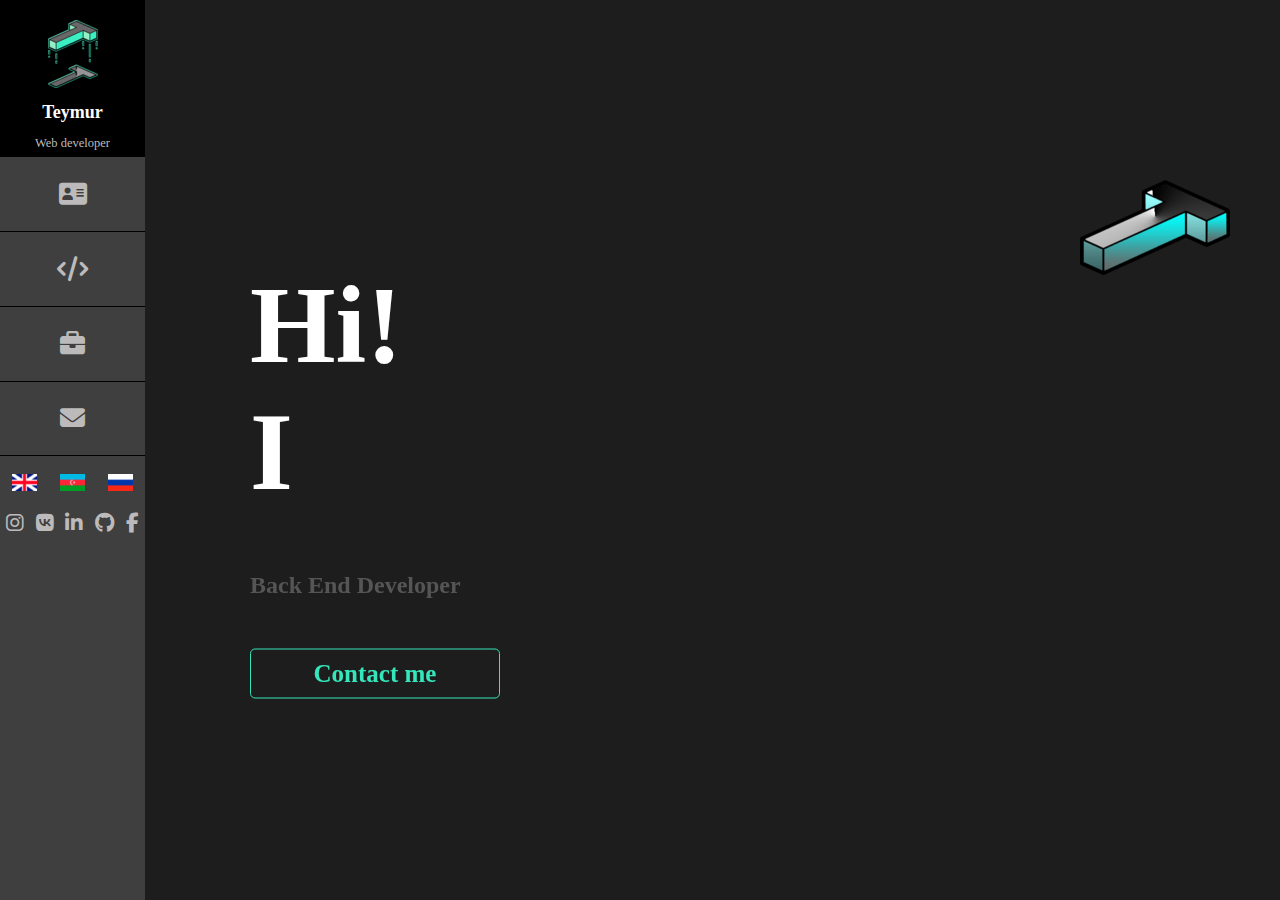
<file: index.html>
<!DOCTYPE html>
<html lang="en">
  <head>
    <meta charset="UTF-8">
<meta name="viewport" content="width=device-width, initial-scale=1.0, maximum-scale=1.0, user-scalable=0">
<meta http-equiv="X-UA-Compatible" content="IE=edge,chrome=1">
<link rel="shortcut icon" href="img/t.png" type="image/x-icon">
<link rel="stylesheet" href="css/all.min.css">
<link rel="stylesheet" href="css/main.css">
    <link rel="stylesheet" href="css/index.css">
    <title>Portfolio of Velikhanov Teymur</title>
  </head>
  <body>
    <header>
	<button class="mobile-menu"><div class="animated-icon2"><span></span><span></span><span></span><span></span></div></button>
	<div class="sidebar-main">
		<div class="logo-main">
			<a href="/">
				<img class="logo-img" src="img/t.png" alt="Logo">
				<h3 class="logo-name" data-phrase-id="headername">Teymur</h3>
			</a>
			<span class="logo-desc">Web <span data-phrase-id="webdev">developer</span></span>
		</div>
		<div class="sidebar">
			<a href="/about"><i class="fas fa-address-card"></i><b data-phrase-id="aboutme">About me</b></a>
			<a href="/skills"><i class="fas fa-code"></i><b data-phrase-id="myskills">My skills</b></a>
			<a href="/works"><i class="fas fa-briefcase"></i><b data-phrase-id="myworks">My works</b></a>
			<a href="/form"><i class="fas fa-envelope"></i><b data-phrase-id="contactme">Contact me</b></a>
		</div>
		<div class="lang">
			<a class="twlang"><img onclick="languative.changeLanguage('en');" src="img/lang/en.png" alt="English flag"></a>
			<a class="twlang"><img onclick="languative.changeLanguage('az');" src="img/lang/az.png" alt="Azerbaijani flag"></a>
			<a class="twlang"><img onclick="languative.changeLanguage('ru');" src="img/lang/ru.png" alt="Russian flag"></a>
		</div>
		<div class="social-main">
			<ul class="social">
				<li><a href="https://www.instagram.com/velihanov99" target="_blank"><i class="fab fa-instagram"></i></a></li>
				<li><a href="https://vk.com/velikhanov99" target="_blank"><i class="fab fa-vk"></i></a></li>
				<li><a href="https://www.linkedin.com/in/teymur-velikhanov-6715b420b" target="_blank"><i class="fab fa-linkedin-in"></i></a></li>
				<li><a href="https://github.com/velikhanov" target="_blank"><i class="fab fa-github"></i></a></li>
				<li><a href="https://www.facebook.com/velikhanov99" target="_blank"><i class="fab fa-facebook-f"></i></a></li>
			</ul>
		</div>
	</div>
</header>
    <section>
      <canvas id="canvas"></canvas>
      <div class="text-area">
        <div class="index-title-main"><h1></h1></div>
        <h5 class="index-backdev">Back End <span data-phrase-id="dev">Developer</span></h5>
        <a class="index-form-link" href="/form" data-phrase-id="contactme">Contact me</a>
      </div>
      <a class="index-img-content-link" href="/works"><img class="index-img-content" src="img/t-index.png" alt="Rotating logo"></a>
    </section>

    <script src="js/languative.js" defer></script>
    <script src="lang/main.js" defer></script>
    <script src="lang/index.js" defer></script>
    <script src="js/text.js" async></script>
    <script src="js/lightning.js" async></script>
    <script src="js/scripts.js" async></script>
  </body>
</html>
</file>
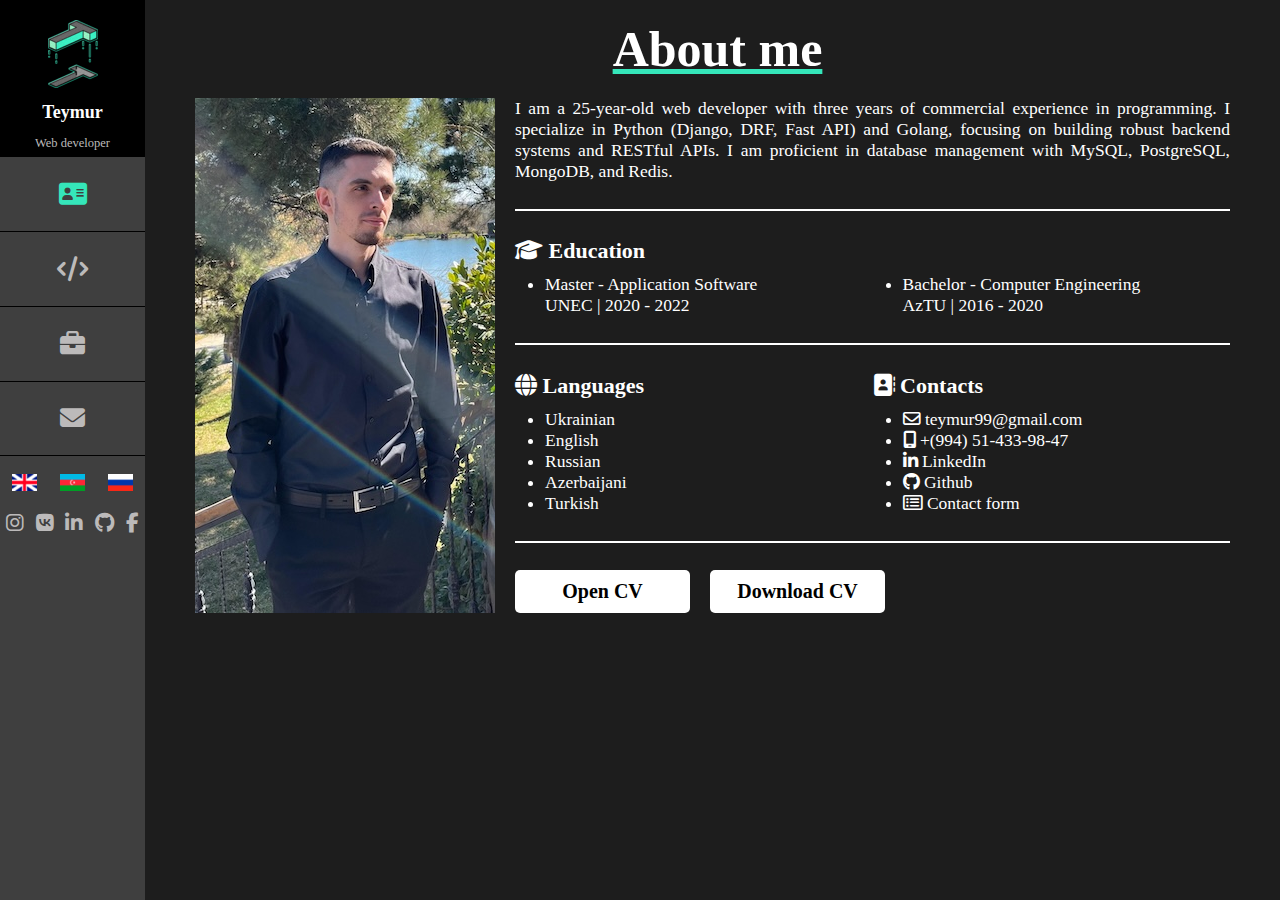
<file: about.html>
<!DOCTYPE html>
<html lang="en">
    <head>
        <meta charset="UTF-8">
<meta name="viewport" content="width=device-width, initial-scale=1.0, maximum-scale=1.0, user-scalable=0">
<meta http-equiv="X-UA-Compatible" content="IE=edge,chrome=1">
<link rel="shortcut icon" href="img/t.png" type="image/x-icon">
<link rel="stylesheet" href="css/all.min.css">
<link rel="stylesheet" href="css/main.css">
        <meta name="format-detection" content="telephone=no">
        <link rel="stylesheet" href="css/about.css">
        <title>About me</title>
    </head>
    <body>

        <header>
	<button class="mobile-menu"><div class="animated-icon2"><span></span><span></span><span></span><span></span></div></button>
	<div class="sidebar-main">
		<div class="logo-main">
			<a href="/">
				<img class="logo-img" src="img/t.png" alt="Logo">
				<h3 class="logo-name" data-phrase-id="headername">Teymur</h3>
			</a>
			<span class="logo-desc">Web <span data-phrase-id="webdev">developer</span></span>
		</div>
		<div class="sidebar">
			<a href="/about"><i class="fas fa-address-card"></i><b data-phrase-id="aboutme">About me</b></a>
			<a href="/skills"><i class="fas fa-code"></i><b data-phrase-id="myskills">My skills</b></a>
			<a href="/works"><i class="fas fa-briefcase"></i><b data-phrase-id="myworks">My works</b></a>
			<a href="/form"><i class="fas fa-envelope"></i><b data-phrase-id="contactme">Contact me</b></a>
		</div>
		<div class="lang">
			<a class="twlang"><img onclick="languative.changeLanguage('en');" src="img/lang/en.png" alt="English flag"></a>
			<a class="twlang"><img onclick="languative.changeLanguage('az');" src="img/lang/az.png" alt="Azerbaijani flag"></a>
			<a class="twlang"><img onclick="languative.changeLanguage('ru');" src="img/lang/ru.png" alt="Russian flag"></a>
		</div>
		<div class="social-main">
			<ul class="social">
				<li><a href="https://www.instagram.com/velihanov99" target="_blank"><i class="fab fa-instagram"></i></a></li>
				<li><a href="https://vk.com/velikhanov99" target="_blank"><i class="fab fa-vk"></i></a></li>
				<li><a href="https://www.linkedin.com/in/teymur-velikhanov-6715b420b" target="_blank"><i class="fab fa-linkedin-in"></i></a></li>
				<li><a href="https://github.com/velikhanov" target="_blank"><i class="fab fa-github"></i></a></li>
				<li><a href="https://www.facebook.com/velikhanov99" target="_blank"><i class="fab fa-facebook-f"></i></a></li>
			</ul>
		</div>
	</div>
</header>

        <section class="section">
            <h1 class="title" data-phrase-id="title">About me</h1>
            <div class="main">
                <img class="me" src="img/about/me.jpg" alt="Me">
                <div class="info-block">
                    <div class="about-me-info-item">
                        <p data-phrase-id="aboutMe">
                            I am a 25-year-old web developer with three years of commercial experience in programming.
                            I specialize in Python (Django, DRF, Fast API) and Golang, focusing on building robust backend systems and RESTful APIs.
                            I am proficient in database management with MySQL, PostgreSQL, MongoDB, and Redis.
                        </p>
                    </div>
                    <div class="hr"></div>
                    <div class="education-block">
                        <h3 class="subtitle"><i class="fa-solid fa-graduation-cap"></i> <strong data-phrase-id="education">Education</strong></h3>
                        <div class="mt"></div>
                        <div class="education">
                            <ul>
                                <li data-phrase-id="master">Master - Application Software</li>
                                <a class="link" href="https://unec.edu.az/en/" target="_blank">UNEC</a> | 2020 - 2022
                            </ul>
                            <ul>
                                <li data-phrase-id="bachelor">Bachelor - Computer Engineering</li>
                                <a class="link" href="https://aztu.edu.az/en" target="_blank">AzTU</a> | 2016 - 2020
                            </ul>
                        </div>
                    </div>
                    <div class="hr"></div>
                    <div class="langs-and-contacts">
                        <div class="langs">
                            <h3 class="subtitle"><i class="fa-solid fa-globe"></i> <strong data-phrase-id="languages">Languages</strong></h3>
                            <div class="mt"></div>
                            <ul>
                                <li data-phrase-id="ua">Ukrainian</li>
                                <li data-phrase-id="en">English</li>
                                <li data-phrase-id="ru">Russian</li>
                                <li data-phrase-id="az">Azerbaijani</li>
                                <li data-phrase-id="tr">Turkish</li>
                            </ul>
                        </div>
                        <div class="contacts">
                            <h3 class="subtitle"><i class="fa-solid fa-address-book"></i> <strong data-phrase-id="contacts">Contacts</strong></h3>
                            <div class="mt"></div>
                            <ul>
                                <li><a class="link" href="mailto: teymur99@gmail.com?subject=Contact%20from%20website"><i class="fa-regular fa-envelope"></i> <span>teymur99@gmail.com</span></a></li>
                                <li><a class="link" href="tel: +994514339847"><i class="fa-solid fa-mobile-screen"></i> <span>+(994) 51-433-98-47</span></a></li>
                                <li><a class="link" href="https://www.linkedin.com/in/teymur-velikhanov-6715b420b" target="_blank"><i class="fab fa-linkedin-in"></i> <span>LinkedIn</span></a></li>
                                <li><a class="link" href="https://github.com/velikhanov" target="_blank"><i class="fab fa-github"></i> <span>Github</span></a></li>
                                <li><a class="link" href="/form"><i class="fa-regular fa-rectangle-list"></i> <span data-phrase-id="contactForm">Contact form</span></a></li>
                            </ul>
                        </div>
                    </div>
                    <div class="hr"></div>
                    <div class="download-button-block"><a class="open-button" data-phrase-id="openCV" href="img/about/CV_Velikhanov_Teymur.pdf" class="button" target="_blank">Open CV</a><a class="download-button" data-phrase-id="downloadCV" href="img/about/CV_Velikhanov_Teymur.pdf" class="button" download>Download CV</a></div>
                </div>
            </div>
        </section>

        <script src="js/languative.js" defer></script>
        <script src="lang/main.js" defer></script>
        <script src="lang/about.js" defer></script>
        <script src="js/scripts.js" async></script>
    </body>
</html>
</file>
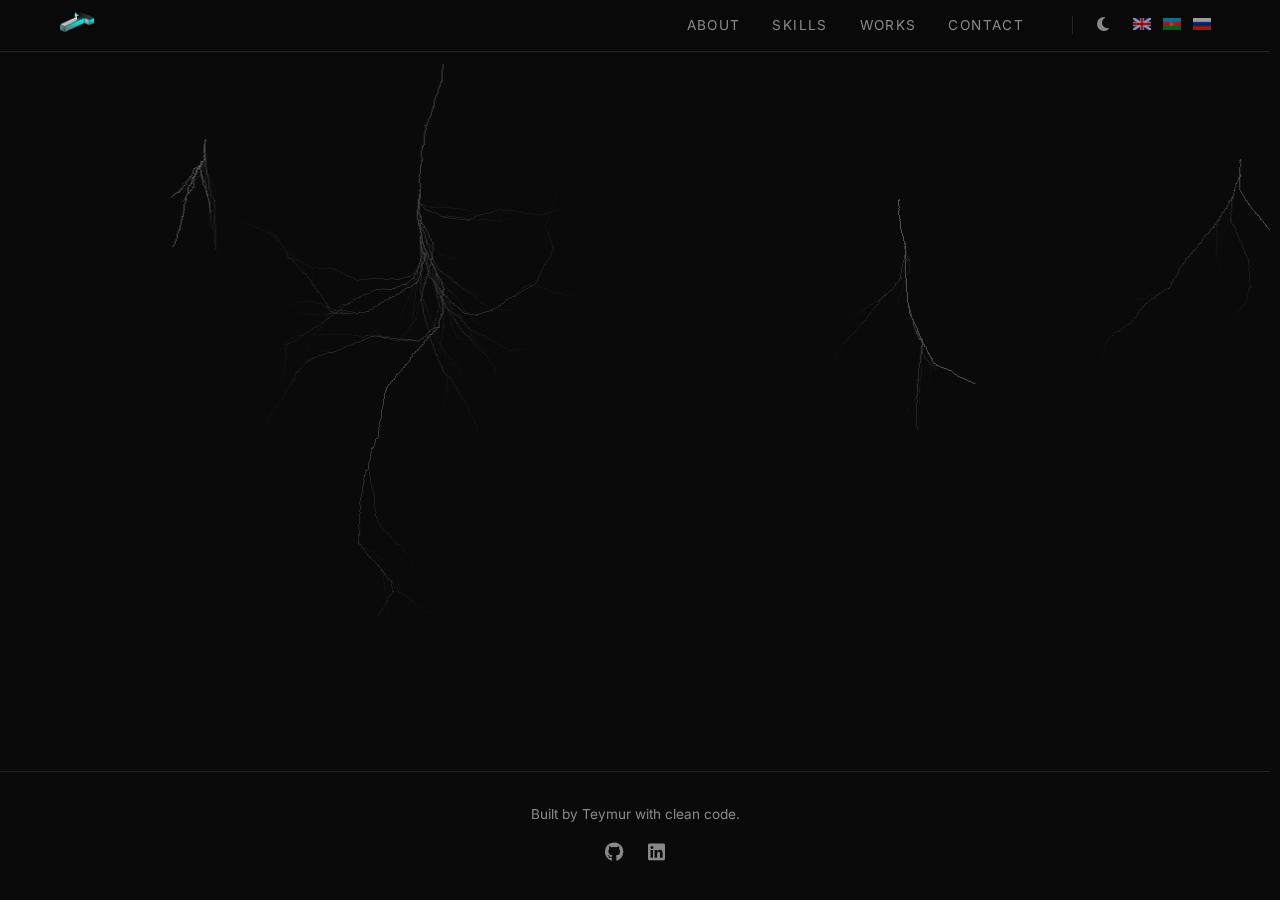
<file: contact.html>
<!DOCTYPE html>
<html lang="en">
  <head>
    <meta charset="UTF-8">
<meta name="viewport" content="width=device-width, initial-scale=1.0, maximum-scale=1.0, user-scalable=0">
<meta http-equiv="X-UA-Compatible" content="IE=edge,chrome=1">
<link rel="shortcut icon" href="img/t.png" type="image/x-icon">
<link rel="stylesheet" href="css/all.min.css">
<link rel="stylesheet" href="css/devicons.min.css">
<link rel="stylesheet" href="css/global.css">
<script src="js/scripts.js"></script>
<script src="js/languative.js"></script>
<script>
  (function() {
    const savedLang = localStorage.getItem('lang');
    if (savedLang && typeof languative !== 'undefined') {
      document.addEventListener('DOMContentLoaded', () => {
        // Small delay to ensure deferred lang/works.js etc have run
        setTimeout(() => {
          languative.changeLanguage(savedLang);
        }, 80);
      });
    }
  })();
</script>
<script src="js/lightning.js" defer></script>    <meta name="format-detection" content="telephone=no">
    <title>Contact | Velikhanov Teymur</title>
  </head>
  <body>
    <header class="main-header">
	<nav class="nav-container container">
		<div class="logo">
			<a href="/">
				<img class="logo-img" src="/img/t-index.png" alt="Logo">
			</a>
		</div>
		
		<button class="mobile-menu-btn" aria-label="Toggle menu">
			<span></span>
			<span></span>
		</button>

		<div class="nav-links">
			<a href="/about" data-phrase-id="nav_about">About</a>
			<a href="/skills" data-phrase-id="nav_skills">Skills</a>
			<a href="/works" data-phrase-id="nav_works">Works</a>
			<a href="/contact" data-phrase-id="nav_contact">Contact</a>
			
			<div class="theme-lang-controls">
				<button id="theme-toggle" class="control-btn" aria-label="Toggle Dark Mode">
					<i class="fa-solid fa-moon"></i>
				</button>
				
				<div class="lang-selector">
					<button data-lang="en" class="lang-btn"><img src="/img/lang/en.png" alt="EN"></button>
					<button data-lang="az" class="lang-btn"><img src="/img/lang/az.png" alt="AZ"></button>
					<button data-lang="ru" class="lang-btn"><img src="/img/lang/ru.png" alt="RU"></button>
				</div>
			</div>
		</div>
	</nav>
</header>

<canvas id="canvas"></canvas>
    <main class="container contact-page mt-4">
      <h1 class="hero-title fade-in">
        <span data-phrase-id="talk_lets">LET'S</span> <span class="text-accent" data-phrase-id="talk_accent">TALK</span>
      </h1>
      
      <p class="lead text-secondary mt-1 fade-in" data-phrase-id="contact_desc">
        Feel free to reach out for collaborations or just a friendly hello.
      </p>

      <div class="contact-grid fade-in">
        <div class="contact-info">
          <div class="contact-method">
            <span class="contact-label" data-phrase-id="details">Contact details:</span>
            <a href="mailto:teymur99@gmail.com" class="contact-value">teymur99@gmail.com</a>
            <a href="tel:+994514339847" class="contact-value">+(994) 51-433-98-47</a>
          </div>

          <div class="contact-method">
            <span class="contact-label" data-phrase-id="find_me">Find me on:</span>
            <div class="social-links-grid">
              <a href="https://github.com/velikhanov" target="_blank" class="contact-value"><i class="fab fa-github"></i> GitHub</a>
              <a href="https://www.linkedin.com/in/teymur-velikhanov-6715b420b/" target="_blank" class="contact-value"><i class="fab fa-linkedin"></i> LinkedIn</a>
            </div>
          </div>
        </div>

        <form id="contact_form" class="contact-form">
          <div class="form-group">
            <input type="text" name="name" class="form-control" placeholder="Name" data-phrase-id="name" autocomplete="name" required>
          </div>
          <div class="form-group">
            <input type="email" name="email" class="form-control" placeholder="Email" data-phrase-id="email" autocomplete="email" required>
          </div>
          <div class="form-group">
            <input type="text" name="subject" class="form-control" placeholder="Subject" data-phrase-id="subject" autocomplete="off" required>
          </div>
          <div class="form-group">
            <input type="text" name="message" class="form-control" placeholder="Message" data-phrase-id="message" autocomplete="off" required>
          </div>
          
          <button type="submit" class="btn btn-primary submit-btn">
            <span class="btn-send-text" data-phrase-id="send">Send Message</span>
          </button>
        </form>
      </div>
    </main>

    <div class="toast"></div>

    <footer>
      <p data-phrase-id="footer_text">Built by Teymur with clean code.</p>
      <div class="footer-socials">
        <a href="https://github.com/velikhanov" target="_blank" aria-label="GitHub"><i class="fab fa-github"></i></a>
        <a href="https://www.linkedin.com/in/teymur-velikhanov-6715b420b/" target="_blank" aria-label="LinkedIn"><i class="fab fa-linkedin"></i></a>
      </div>
    </footer>

    <script src="lang/main.js" defer></script>
    <script src="lang/form.js" defer></script>
    <script src="js/email.min.js" defer></script>
    <script src="js/formajax.js" defer></script>
  </body>
</html>
</file>
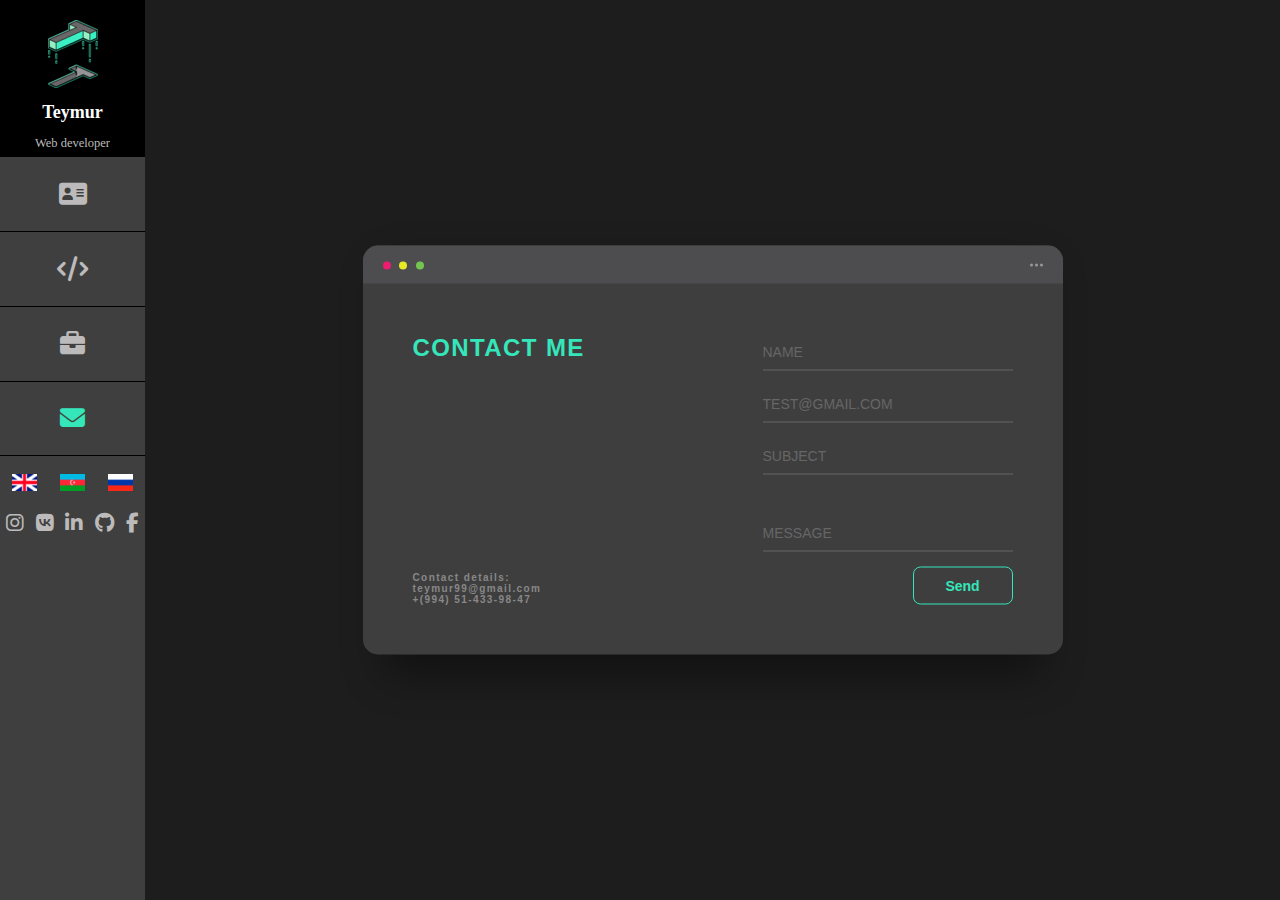
<file: form.html>
<!DOCTYPE html>
<html lang="en">
  <head>
    <meta charset="UTF-8">
<meta name="viewport" content="width=device-width, initial-scale=1.0, maximum-scale=1.0, user-scalable=0">
<meta http-equiv="X-UA-Compatible" content="IE=edge,chrome=1">
<link rel="shortcut icon" href="img/t.png" type="image/x-icon">
<link rel="stylesheet" href="css/all.min.css">
<link rel="stylesheet" href="css/main.css">
    <meta name="format-detection" content="telephone=no">
    <link rel="stylesheet" href="css/form.css">
    <title>Contact me</title>
  </head>
  <body>

    <header>
	<button class="mobile-menu"><div class="animated-icon2"><span></span><span></span><span></span><span></span></div></button>
	<div class="sidebar-main">
		<div class="logo-main">
			<a href="/">
				<img class="logo-img" src="img/t.png" alt="Logo">
				<h3 class="logo-name" data-phrase-id="headername">Teymur</h3>
			</a>
			<span class="logo-desc">Web <span data-phrase-id="webdev">developer</span></span>
		</div>
		<div class="sidebar">
			<a href="/about"><i class="fas fa-address-card"></i><b data-phrase-id="aboutme">About me</b></a>
			<a href="/skills"><i class="fas fa-code"></i><b data-phrase-id="myskills">My skills</b></a>
			<a href="/works"><i class="fas fa-briefcase"></i><b data-phrase-id="myworks">My works</b></a>
			<a href="/form"><i class="fas fa-envelope"></i><b data-phrase-id="contactme">Contact me</b></a>
		</div>
		<div class="lang">
			<a class="twlang"><img onclick="languative.changeLanguage('en');" src="img/lang/en.png" alt="English flag"></a>
			<a class="twlang"><img onclick="languative.changeLanguage('az');" src="img/lang/az.png" alt="Azerbaijani flag"></a>
			<a class="twlang"><img onclick="languative.changeLanguage('ru');" src="img/lang/ru.png" alt="Russian flag"></a>
		</div>
		<div class="social-main">
			<ul class="social">
				<li><a href="https://www.instagram.com/velihanov99" target="_blank"><i class="fab fa-instagram"></i></a></li>
				<li><a href="https://vk.com/velikhanov99" target="_blank"><i class="fab fa-vk"></i></a></li>
				<li><a href="https://www.linkedin.com/in/teymur-velikhanov-6715b420b" target="_blank"><i class="fab fa-linkedin-in"></i></a></li>
				<li><a href="https://github.com/velikhanov" target="_blank"><i class="fab fa-github"></i></a></li>
				<li><a href="https://www.facebook.com/velikhanov99" target="_blank"><i class="fab fa-facebook-f"></i></a></li>
			</ul>
		</div>
	</div>
</header>

    <section class="section">
      <div class="toast"></div>
      <div class="background">
        <div class="container">
          <div class="screen">
            <div class="screen-header">
              <div class="screen-header-left">
                <div class="screen-header-button close"></div>
                <div class="screen-header-button maximize"></div>
                <div class="screen-header-button minimize"></div>
              </div>
              <div class="screen-header-right">
                <div class="screen-header-ellipsis"></div>
                <div class="screen-header-ellipsis"></div>
                <div class="screen-header-ellipsis"></div>
              </div>
            </div>
            <div class="screen-body">
              <div class="screen-body-item left">
                <div class="app-title">
                  <span data-phrase-id="Title">CONTACT ME</span>
                  <!-- <span></span> -->
                </div>
                <div class="app-contact">
                  <div data-phrase-id="details">Contact details:</div>
                  <div><a href="mailto: teymur99@gmail.com?subject=Contact%20from%20website">teymur99@gmail.com</a></div>
                  <div><a href="tel: +994514339847">+(994) 51-433-98-47</a></div>
                </div>
              </div>
              <div class="screen-body-item">
                <form class="wrapper" id="contact_form">
                  <div class="app-form-group">
                    <input class="app-form-control" type="text" name="name" data-phrase-id="name" placeholder="Name"  maxlength="50" autocomplete="off">
                  </div>
                  <div class="app-form-group">
                    <input class="app-form-control" type="email" name="email" placeholder="test@gmail.com"  maxlength="50">
                  </div>
                  <div class="app-form-group">
                    <input class="app-form-control" type="text" name="subject" data-phrase-id="subject" placeholder="Subject" maxlength="50" autocomplete="off">
                  </div>
                  <div class="app-form-group message">
                    <input class="app-form-control" type="text" name="message" data-phrase-id="message" placeholder="Message" autocomplete="off">
                  </div>
                  <div class="app-form-group buttons">
                    <button type="submit" class="app-form-button"><span class="btn-send-text" data-phrase-id="send">Send</span><div class="btn-loading"></div></button>
                  </div>
                </form>
              </div>
            </div>
          </div>
        </div>
      </div>
    </section>
    <script src="js/languative.js" defer></script>
    <script src="lang/main.js" defer></script>
    <script src="lang/form.js" defer></script>
    <script src="js/formvalidation.js" defer></script>
    <script src="js/email.min.js" defer></script>
    <script src="js/formajax.js" defer></script>
    <script src="js/scripts.js" async></script>
  </body>
</html>
</file>
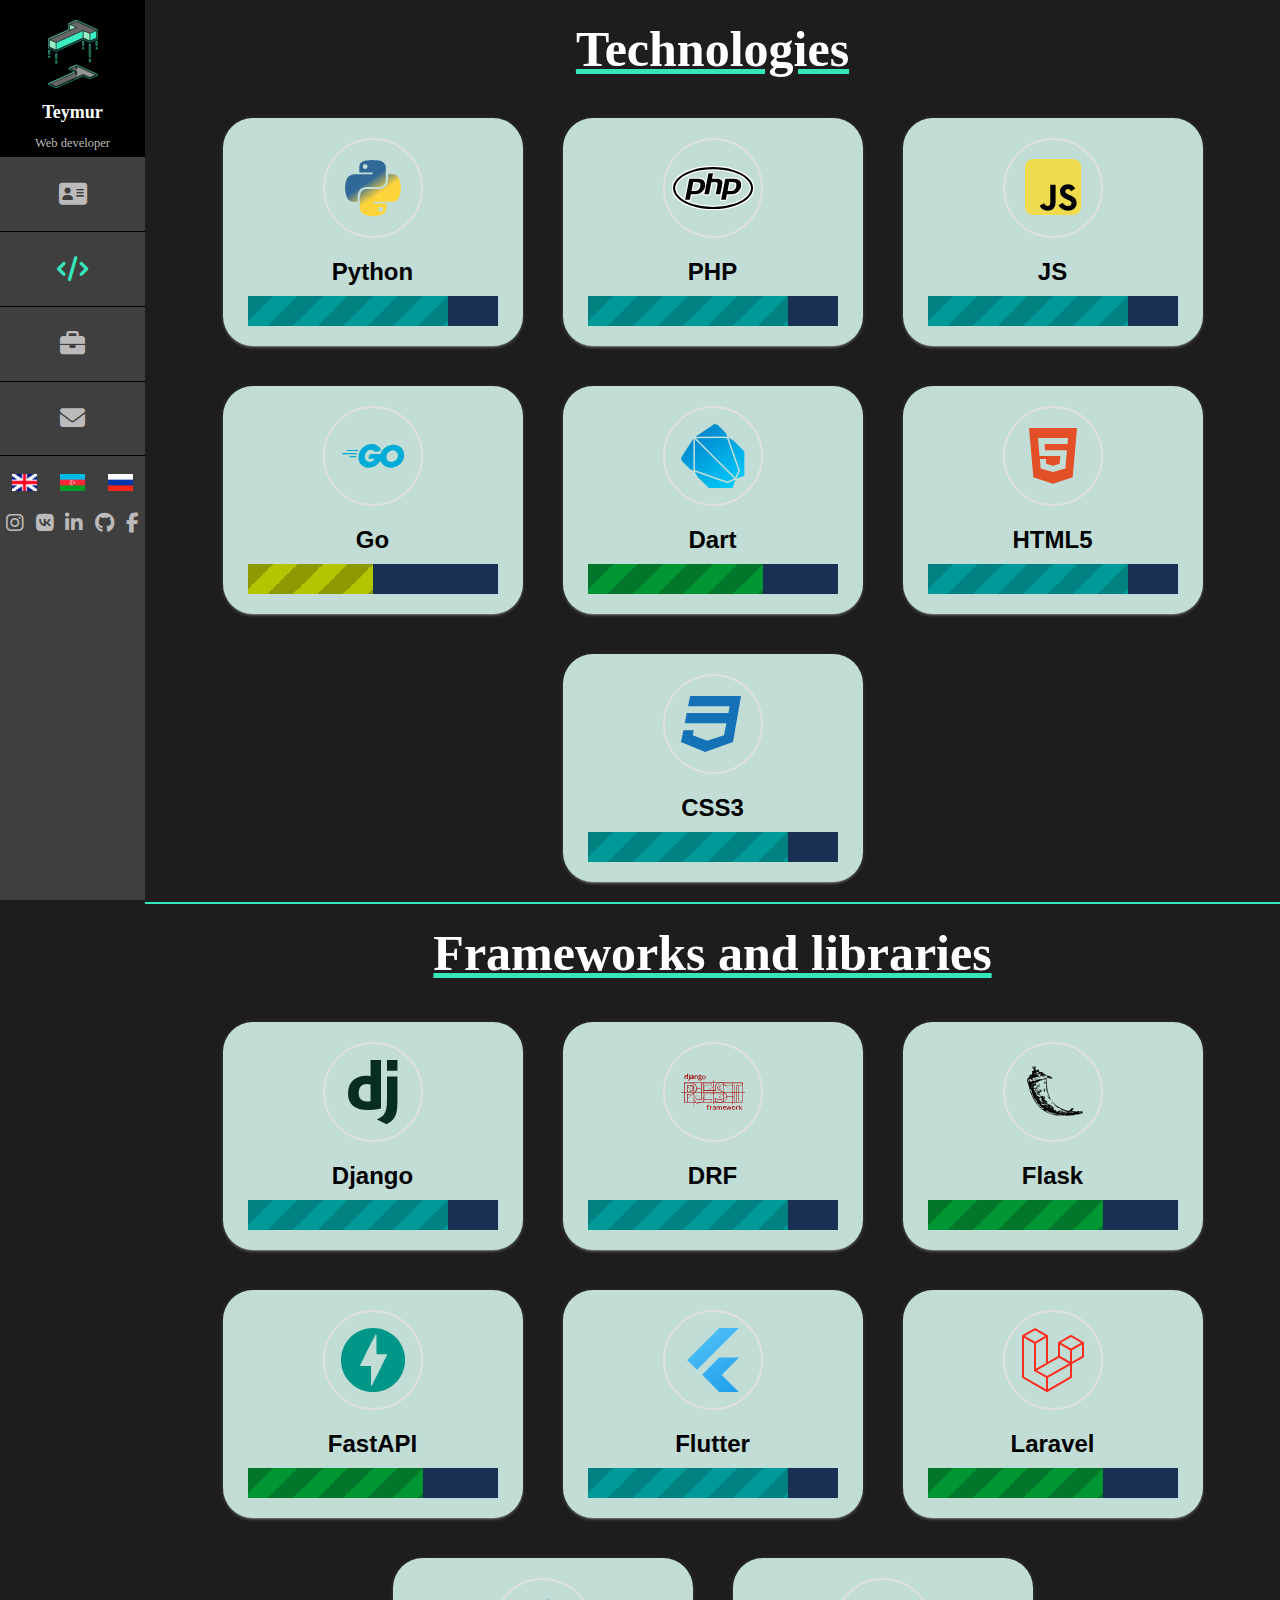
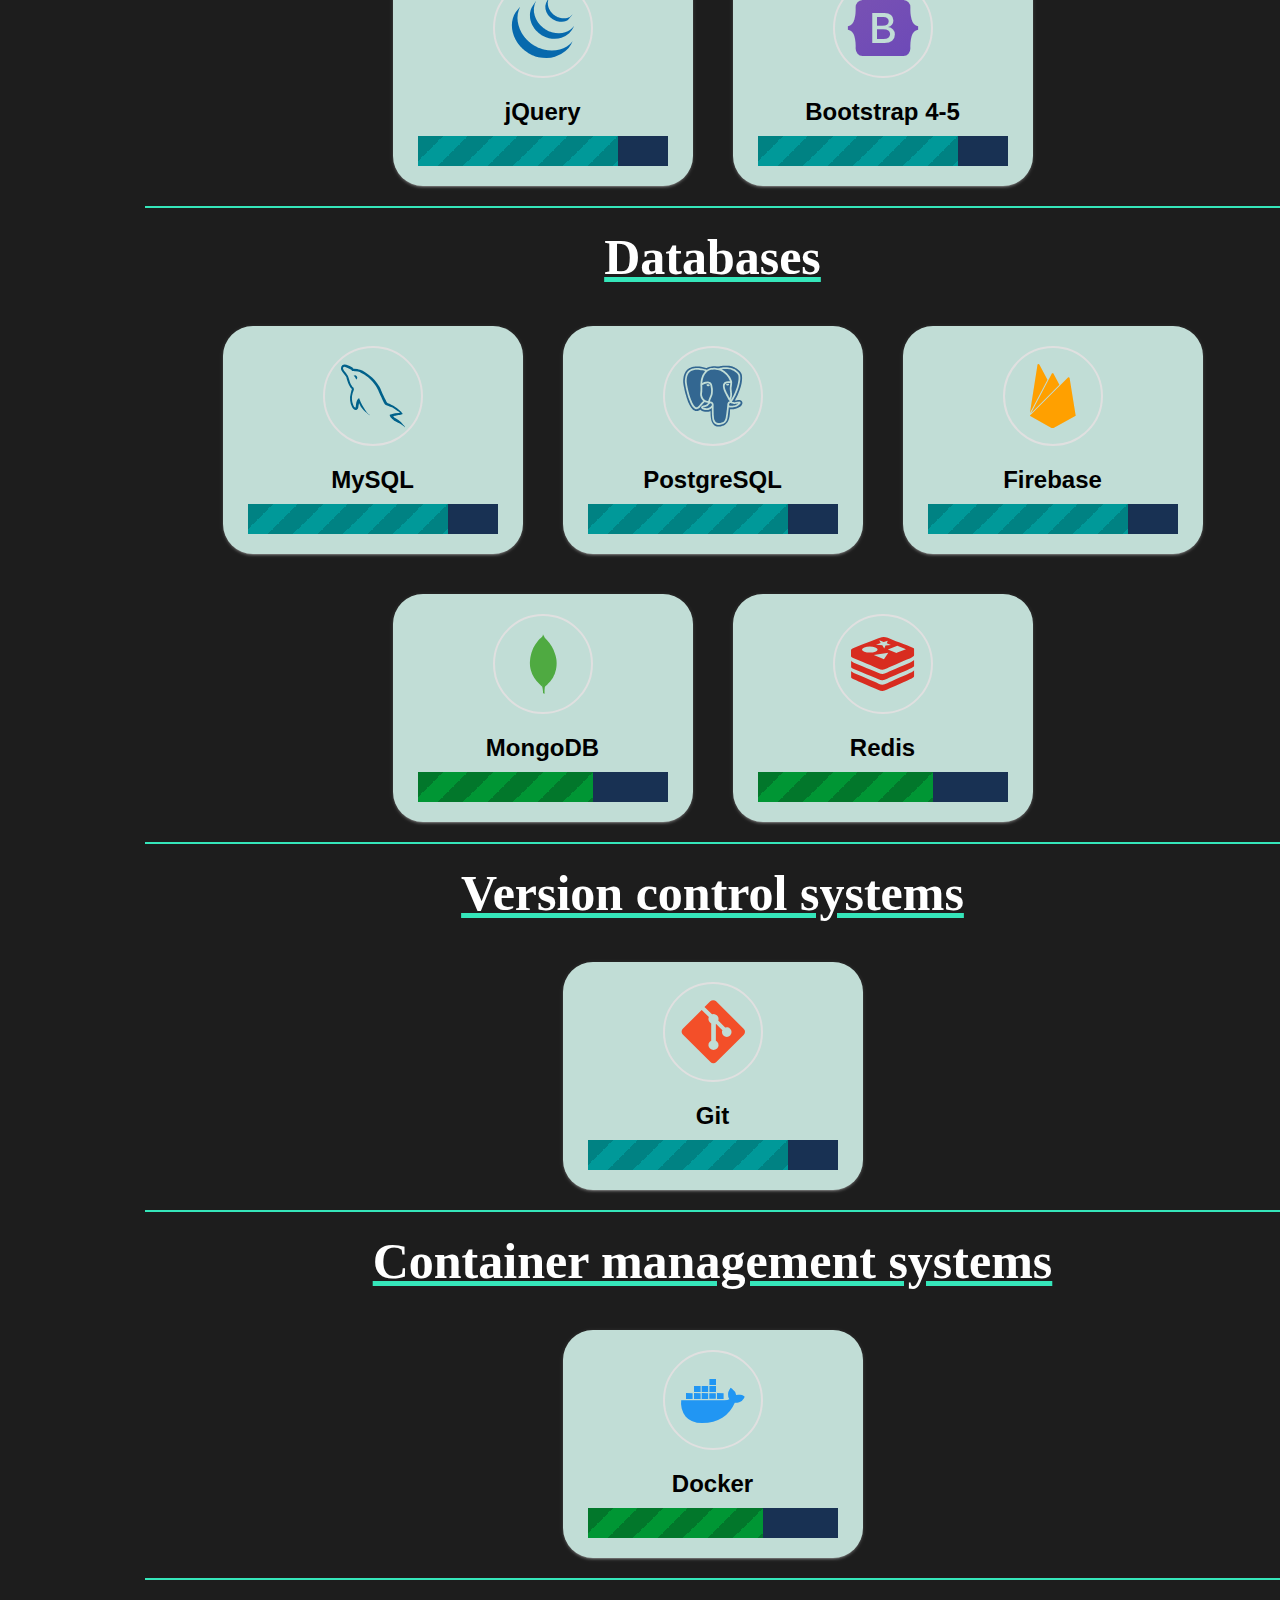
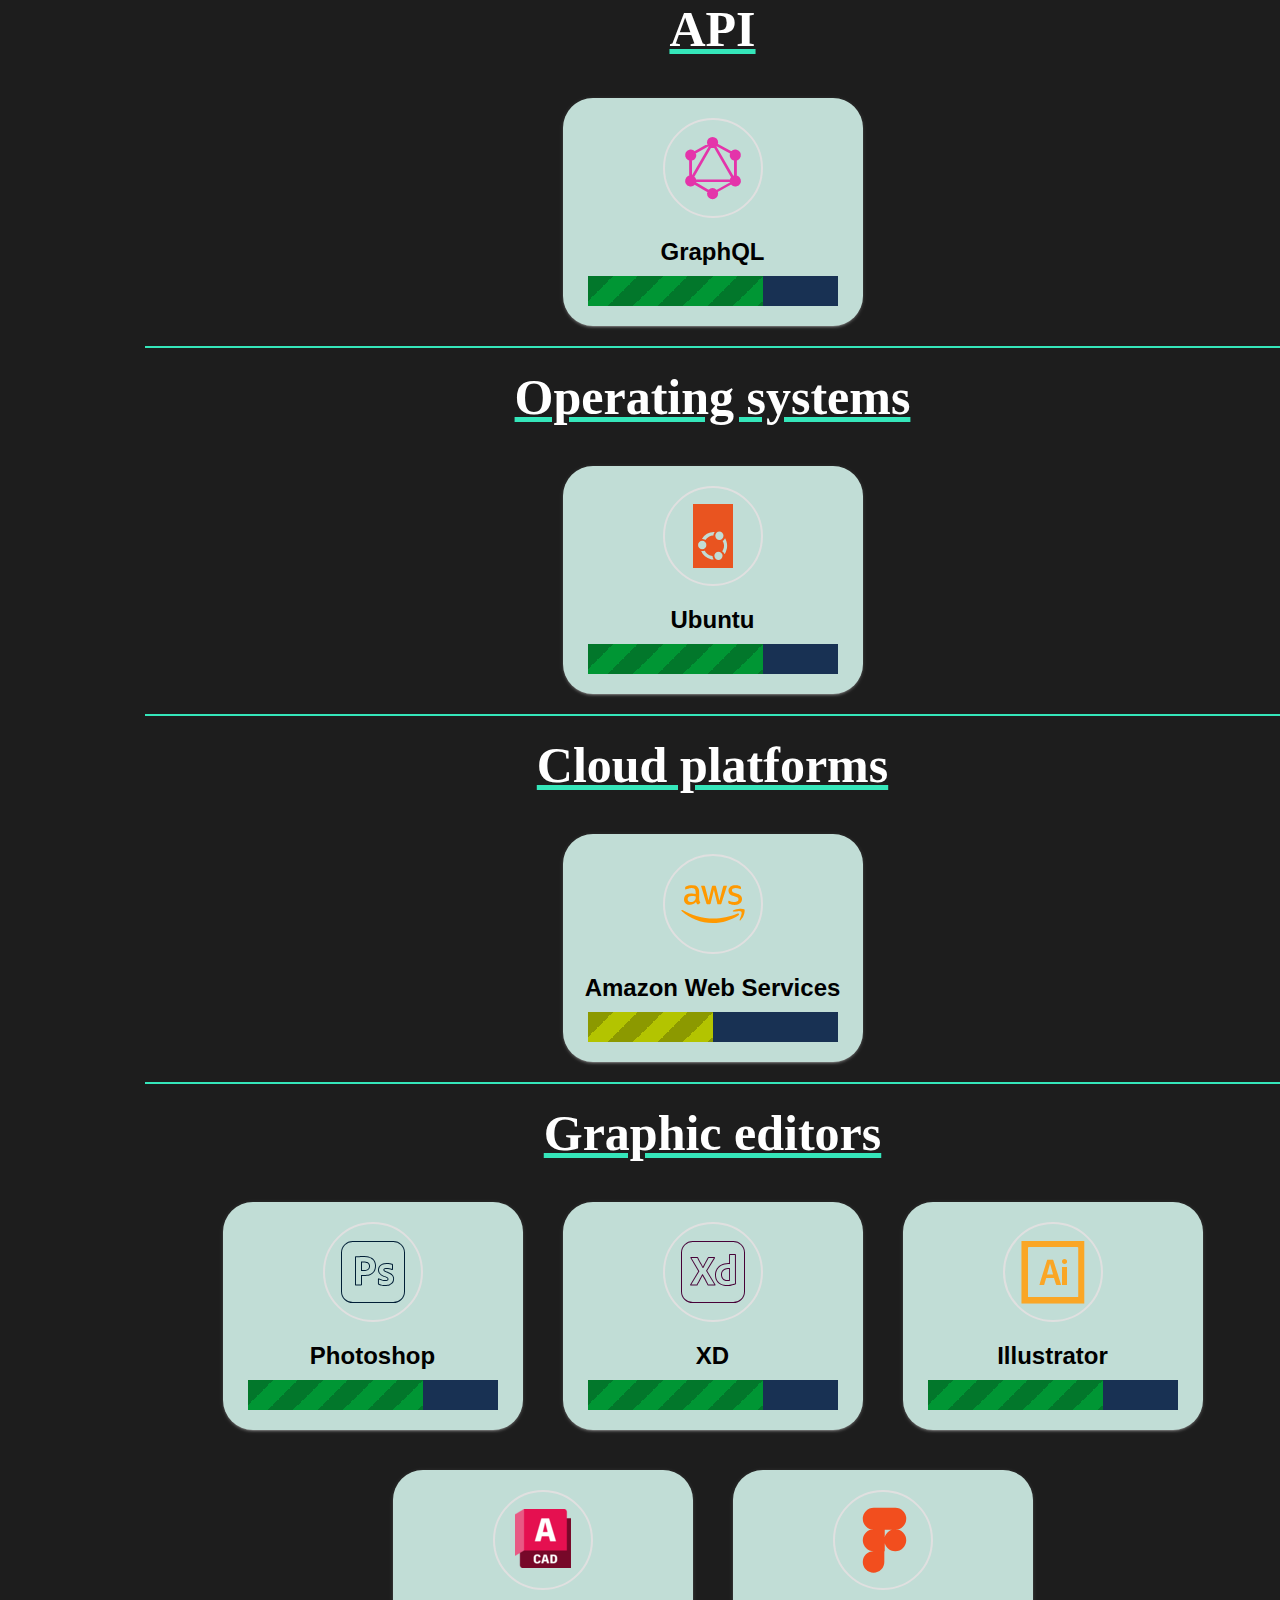
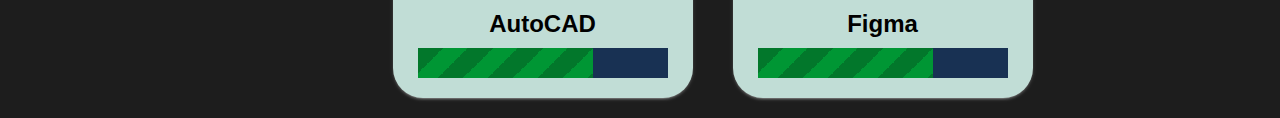
<file: skills.html>
<!DOCTYPE html>
<html lang="en">
  <head>
    <meta charset="UTF-8">
<meta name="viewport" content="width=device-width, initial-scale=1.0, maximum-scale=1.0, user-scalable=0">
<meta http-equiv="X-UA-Compatible" content="IE=edge,chrome=1">
<link rel="shortcut icon" href="img/t.png" type="image/x-icon">
<link rel="stylesheet" href="css/all.min.css">
<link rel="stylesheet" href="css/main.css">
    <link rel="stylesheet" href="css/devicons.min.css">
    <link rel="stylesheet" href="css/skills.css">
    <title>My skills</title>
  </head>
  <body>

    <header>
	<button class="mobile-menu"><div class="animated-icon2"><span></span><span></span><span></span><span></span></div></button>
	<div class="sidebar-main">
		<div class="logo-main">
			<a href="/">
				<img class="logo-img" src="img/t.png" alt="Logo">
				<h3 class="logo-name" data-phrase-id="headername">Teymur</h3>
			</a>
			<span class="logo-desc">Web <span data-phrase-id="webdev">developer</span></span>
		</div>
		<div class="sidebar">
			<a href="/about"><i class="fas fa-address-card"></i><b data-phrase-id="aboutme">About me</b></a>
			<a href="/skills"><i class="fas fa-code"></i><b data-phrase-id="myskills">My skills</b></a>
			<a href="/works"><i class="fas fa-briefcase"></i><b data-phrase-id="myworks">My works</b></a>
			<a href="/form"><i class="fas fa-envelope"></i><b data-phrase-id="contactme">Contact me</b></a>
		</div>
		<div class="lang">
			<a class="twlang"><img onclick="languative.changeLanguage('en');" src="img/lang/en.png" alt="English flag"></a>
			<a class="twlang"><img onclick="languative.changeLanguage('az');" src="img/lang/az.png" alt="Azerbaijani flag"></a>
			<a class="twlang"><img onclick="languative.changeLanguage('ru');" src="img/lang/ru.png" alt="Russian flag"></a>
		</div>
		<div class="social-main">
			<ul class="social">
				<li><a href="https://www.instagram.com/velihanov99" target="_blank"><i class="fab fa-instagram"></i></a></li>
				<li><a href="https://vk.com/velikhanov99" target="_blank"><i class="fab fa-vk"></i></a></li>
				<li><a href="https://www.linkedin.com/in/teymur-velikhanov-6715b420b" target="_blank"><i class="fab fa-linkedin-in"></i></a></li>
				<li><a href="https://github.com/velikhanov" target="_blank"><i class="fab fa-github"></i></a></li>
				<li><a href="https://www.facebook.com/velikhanov99" target="_blank"><i class="fab fa-facebook-f"></i></a></li>
			</ul>
		</div>
	</div>
</header>

    <section>
      <h1 class="maintech" data-phrase-id="tech">Technologies</h1>
      <div class="skills">
        <!-- Card start -->
        <div class="card">
          <div class="card-circle">
            <a href="https://en.wikipedia.org/wiki/Python_(programming_language)" target="_blank"><i class="fab fa-python fa-4x"></i></a>
          </div>
          <div class="text-content">
            <span class=card-title><strong><a href="https://en.wikipedia.org/wiki/Python_(programming_language)" target="_blank">Python</a></strong></span>
            <div class='bg'>
              <div class='html-80'></div>
            </div>
          </div>
        </div>
        <!-- Card End -->
        <!-- Card start -->
        <div class="card">
          <div class="card-circle">
            <a href="https://en.wikipedia.org/wiki/PHP" target="_blank"><i class="fab fa-php fa-4x"></i></a>
          </div>
          <div class="text-content">
            <span class=card-title><strong><a href="https://en.wikipedia.org/wiki/PHP" target="_blank">PHP</a></strong></span>
            <div class='bg'>
              <div class='html-80'></div>
            </div>
          </div>
        </div>
        <!-- Card End -->
        <!-- Card start -->
        <div class="card">
          <div class="card-circle">
            <a href="https://en.wikipedia.org/wiki/JavaScript" target="_blank"><div class="js-icon-background"><i class="fab fa-js-square fa-4x"></i></div></a>
          </div>
          <div class="text-content">
            <span class=card-title><strong><a href="https://en.wikipedia.org/wiki/JavaScript" target="_blank">JS</a></strong></span>
            <div class='bg'>
              <div class='html-80'></div>
            </div>
          </div>
        </div>
        <!-- Card End -->
         <!-- Card start -->
        <div class="card">
          <div class="card-circle">
            <a href="https://en.wikipedia.org/wiki/Go_(programming_language)" target="_blank"><i class="devicon-go-original-wordmark normalize-fs colored"></i></a>
          </div>
          <div class="text-content">
            <span class=card-title><strong><a href="https://en.wikipedia.org/wiki/Go_(programming_language)" target="_blank">Go</a></strong></span>
            <div class='bg'>
              <div class='html-50'></div>
            </div>
          </div>
        </div>
        <!-- Card End -->
        <!-- Card start -->
        <div class="card">
          <div class="card-circle">
            <a href="https://en.wikipedia.org/wiki/Dart_(programming_language)" target="_blank"><i class="devicon-dart-plain normalize-fs"></i></a>
          </div>
          <div class="text-content">
            <span class=card-title><strong><a href="https://en.wikipedia.org/wiki/Dart_(programming_language)" target="_blank">Dart</a></strong></span>
            <div class='bg'>
              <div class='html-70'></div>
            </div>
          </div>
        </div>
        <!-- Card End -->
        <!-- Card start -->
        <div class="card">
          <div class="card-circle">
            <a href="https://en.wikipedia.org/wiki/HTML5" target="_blank"><i class="fab fa-html5 fa-4x"></i></a>
          </div>
          <div class="text-content">
            <span class=card-title><strong><a href="https://en.wikipedia.org/wiki/HTML5" target="_blank">HTML5</a></strong></span>
              <div class='bg'>
              <div class='html-80'></div>
            </div>
          </div>
        </div>
        <!-- Card End -->
        <!-- Card start -->
        <div class="card">
          <div class="card-circle">
            <a href="https://en.wikipedia.org/wiki/CSS" target="_blank"><i class="fab fa-css3 fa-4x"></i></a>
          </div>
          <div class="text-content">
            <span class=card-title><strong><a href="https://en.wikipedia.org/wiki/CSS" target="_blank">CSS3</a></strong></span>
              <div class='bg'>
              <div class='html-80'></div>
            </div>
          </div>
        </div>
        <!-- Card End -->
      </div>
      <h1 class="maintech" data-phrase-id="fal">Frameworks and libraries</h1>
      <div class="skills">
        <!-- Card start -->
        <div class="card">
          <div class="card-circle">
            <a href="https://en.wikipedia.org/wiki/Django_(web_framework)" target="_blank"><i class="devicon-django-plain colored normalize-fs"></i></a>
          </div>
          <div class="text-content">
            <span class=card-title><strong><a href="https://en.wikipedia.org/wiki/Django_(web_framework)" target="_blank">Django</a></strong></span>
            <div class='bg'>
              <div class='html-80'></div>
            </div>
          </div>
        </div>
        <!-- Card End -->
        <!-- Card start -->
        <div class="card">
          <div class="card-circle">
            <a href="https://en.wikipedia.org/wiki/Django_(web_framework)" target="_blank"><i class="devicon-djangorest-plain colored normalize-fs"></i></a>
          </div>
          <div class="text-content">
            <span class=card-title><strong><a href="https://en.wikipedia.org/wiki/Django_(web_framework)" target="_blank">DRF</a></strong></span>
            <div class='bg'>
              <div class='html-80'></div>
            </div>
          </div>
        </div>
        <!-- Card End -->
        <!-- Card start -->
        <div class="card">
          <div class="card-circle">
            <a href="https://en.wikipedia.org/wiki/Flask_(web_framework)" target="_blank"><i class="devicon-flask-original colored normalize-fs"></i></a>
          </div>
          <div class="text-content">
            <span class=card-title><strong><a href="https://en.wikipedia.org/wiki/Flask_(web_framework)" target="_blank">Flask</a></strong></span>
            <div class='bg'>
              <div class='html-70'></div>
            </div>
          </div>
        </div>
        <!-- Card End -->
        <!-- Card start -->
        <div class="card">
          <div class="card-circle">
            <a href="https://en.wikipedia.org/wiki/FastAPI" target="_blank"><i class="devicon-fastapi-plain normalize-fs colored"></i></a>
          </div>
          <div class="text-content">
            <span class=card-title><strong><a href="https://en.wikipedia.org/wiki/FastAPI" target="_blank">FastAPI</a></strong></span>
            <div class='bg'>
              <div class='html-70'></div>
            </div>
          </div>
        </div>
        <!-- Card End -->
        <!-- Card start -->
        <div class="card">
          <div class="card-circle">
            <a href="https://en.wikipedia.org/wiki/Flutter_(software)" target="_blank"><i class="devicon-flutter-plain normalize-fs"></i></a>
          </div>
          <div class="text-content">
            <span class=card-title><strong><a href="https://en.wikipedia.org/wiki/Flutter_(software)" target="_blank">Flutter</a></strong></span>
            <div class='bg'>
              <div class='html-80'></div>
            </div>
          </div>
        </div>
        <!-- Card End -->
        <!-- Card start -->
        <div class="card">
          <div class="card-circle">
            <a href="https://en.wikipedia.org/wiki/Laravel" target="_blank"><i class="fab fa-laravel fa-4x"></i></a>
          </div>
          <div class="text-content">
            <span class=card-title><strong><a href="https://en.wikipedia.org/wiki/Laravel" target="_blank">Laravel</a></strong></span>
            <div class='bg'>
              <div class='html-70'></div>
            </div>
          </div>
        </div>
        <!-- Card End -->
        <!-- Card start -->
        <div class="card">
          <div class="card-circle">
            <a href="https://en.wikipedia.org/wiki/JQuery" target="_blank"><i class="devicon-jquery-plain colored normalize-fs"></i></a>
          </div>
          <div class="text-content">
            <span class=card-title><strong><a href="https://en.wikipedia.org/wiki/JQuery" target="_blank">jQuery</a></strong></span>
            <div class='bg'>
              <div class='html-80'></div>
            </div>
          </div>
        </div>
        <!-- Card End -->
        <!-- Card start -->
        <div class="card">
          <div class="card-circle">
            <a href="https://en.wikipedia.org/wiki/Bootstrap_(front-end_framework)" target="_blank"><i class="fab fa-bootstrap fa-4x"></i></a>
          </div>
          <div class="text-content">
            <span class=card-title><strong><a href="https://en.wikipedia.org/wiki/Bootstrap_(front-end_framework)" target="_blank">Bootstrap 4-5</a></strong></span>
            <div class='bg'>
              <div class='html-80'></div>
            </div>
          </div>
        </div>
        <!-- Card End -->
      </div>
      <h1 class="maintech" data-phrase-id="db">Databases</h1>
      <div class="skills">
      <!-- Card start -->
      <div class="card">
        <div class="card-circle">
          <a href="https://en.wikipedia.org/wiki/MySQL" target="_blank"><i class="devicon-mysql-plain colored normalize-fs"></i></a>
        </div>
        <div class="text-content">
          <span class=card-title><strong><a href="https://en.wikipedia.org/wiki/MySQL" target="_blank">MySQL</a></strong></span>
          <div class='bg'>
              <div class='html-80'></div>
            </div>
        </div>
      </div>
      <!-- Card End -->
      <!-- Card start -->
      <div class="card">
        <div class="card-circle">
          <a href="https://en.wikipedia.org/wiki/PostgreSQL" target="_blank"><i class="devicon-postgresql-plain colored normalize-fs"></i></a>
        </div>
        <div class="text-content">
          <span class=card-title><strong><a href="https://en.wikipedia.org/wiki/PostgreSQL" target="_blank">PostgreSQL</a></strong></span>
          <div class='bg'>
              <div class='html-80'></div>
            </div>
        </div>
      </div>
      <!-- Card End -->
      <!-- Card start -->
      <div class="card">
        <div class="card-circle">
          <a href="https://en.wikipedia.org/wiki/Firebase" target="_blank"><i class="devicon-firebase-plain colored normalize-fs"></i></a>
        </div>
        <div class="text-content">
          <span class=card-title><strong><a href="https://en.wikipedia.org/wiki/Firebase" target="_blank">Firebase</a></strong></span>
          <div class='bg'>
              <div class='html-80'></div>
            </div>
        </div>
      </div>
      <!-- Card End -->
      <!-- Card start -->
      <div class="card">
        <div class="card-circle">
          <a href="https://en.wikipedia.org/wiki/MongoDB" target="_blank"><i class="devicon-mongodb-plain colored normalize-fs"></i></a>
        </div>
        <div class="text-content">
          <span class=card-title><strong><a href="https://en.wikipedia.org/wiki/MongoDB" target="_blank">MongoDB</a></strong></span>
          <div class='bg'>
              <div class='html-70'></div>
            </div>
        </div>
      </div>
      <!-- Card End -->
      <!-- Card start -->
      <div class="card">
        <div class="card-circle">
          <a href="https://en.wikipedia.org/wiki/Redis" target="_blank"><i class="devicon-redis-plain colored normalize-fs"></i></a>
        </div>
        <div class="text-content">
          <span class=card-title><strong><a href="https://en.wikipedia.org/wiki/Redis" target="_blank">Redis</a></strong></span>
          <div class='bg'>
              <div class='html-70'></div>
            </div>
        </div>
      </div>
      <!-- Card End -->
      </div>
      <h1 class="maintech" data-phrase-id="vcs">Version control systems</h1>
      <div class="skills">
        <!-- Card start -->
        <div class="card">
          <div class="card-circle">
            <a href="https://en.wikipedia.org/wiki/Git" target="_blank"><i class="devicon-git-plain colored normalize-fs"></i></a>
          </div>
          <div class="text-content">
            <span class=card-title><strong><a href="https://en.wikipedia.org/wiki/Git" target="_blank">Git</a></strong></span>
            <div class='bg'>
              <div class='html-80'></div>
            </div>
          </div>
        </div>
        <!-- Card End -->
      </div>
      <h1 class="maintech" data-phrase-id="cms">Container management systems</h1>
      <div class="skills">
        <!-- Card start -->
        <div class="card">
          <div class="card-circle">
            <a href="https://en.wikipedia.org/wiki/Docker_(software)" target="_blank"><i class="fab fa-docker"></i></a>
          </div>
          <div class="text-content">
            <span class=card-title><strong><a href="https://en.wikipedia.org/wiki/Docker_(software)" target="_blank">Docker</a></strong></span>
            <div class='bg'>
              <div class='html-70'></div>
            </div>
          </div>
        </div>
        <!-- Card End -->
      </div>
      <h1 class="maintech">API</h1>
      <div class="skills">
      <!-- Card start -->
      <div class="card">
        <div class="card-circle">
          <a href="https://en.wikipedia.org/wiki/GraphQL" target="_blank"><i class="devicon-graphql-plain colored normalize-fs"></i></a>
        </div>
        <div class="text-content">
          <span class=card-title><strong><a href="https://en.wikipedia.org/wiki/GraphQL" target="_blank">GraphQL</a></strong></span>
          <div class='bg'>
            <div class='html-70'></div>
          </div>
        </div>
      </div>
      <!-- Card End -->
      </div>
      <h1 class="maintech" data-phrase-id="os">Operating systems</h1>
      <div class="skills">
      <!-- Card start -->
      <div class="card">
        <div class="card-circle">
          <a href="https://en.wikipedia.org/wiki/Ubuntu" target="_blank"><i class="devicon-ubuntu-plain colored normalize-fs"></i></a>
        </div>
        <div class="text-content">
          <span class=card-title><strong><a href="https://en.wikipedia.org/wiki/GraphQL" target="_blank">Ubuntu</a></strong></span>
          <div class='bg'>
            <div class='html-70'></div>
          </div>
        </div>
      </div>
      <!-- Card End -->
      </div>
      <h1 class="maintech" data-phrase-id="cp">Cloud platforms</h1>
      <div class="skills">
      <!-- Card start -->
      <div class="card">
        <div class="card-circle">
          <a href="https://en.wikipedia.org/wiki/Amazon_Web_Services" target="_blank"><i class="devicon-amazonwebservices-plain colored normalize-fs"></i></a>
        </div>
        <div class="text-content">
          <span class=card-title><strong><a href="https://en.wikipedia.org/wiki/Amazon_Web_Services" target="_blank">Amazon Web Services</a></strong></span>
          <div class='bg'>
            <div class='html-50'></div>
          </div>
        </div>
      </div>
      <!-- Card End -->
      </div>
      <h1 class="maintech" data-phrase-id="ge">Graphic editors</h1>
      <div class="skills">
        <!-- Card start -->
        <div class="card">
          <div class="card-circle">
            <a href="https://en.wikipedia.org/wiki/Adobe_Photoshop" target="_blank"><i class="devicon-photoshop-line colored normalize-fs"></i></a>
          </div>
          <div class="text-content">
            <span class=card-title><strong><a href="https://en.wikipedia.org/wiki/Adobe_Photoshop" target="_blank">Photoshop</a></strong></span>
            <div class='bg'>
              <div class='html-70'></div>
            </div>
          </div>
        </div>
        <!-- Card End -->
        <!-- Card start -->
        <div class="card">
          <div class="card-circle">
            <a href="https://en.wikipedia.org/wiki/Adobe_XD" target="_blank"><i class="devicon-xd-line colored normalize-fs"></i></a>
          </div>
          <div class="text-content">
            <span class=card-title><strong><a href="https://en.wikipedia.org/wiki/Adobe_XD" target="_blank">XD</a></strong></span>
            <div class='bg'>
              <div class='html-70'></div>
            </div>
          </div>
        </div>
        <!-- Card End -->
        <!-- Card start -->
        <div class="card">
          <div class="card-circle">
            <a href="https://en.wikipedia.org/wiki/Adobe_Illustrator" target="_blank"><i class="devicon-illustrator-line colored normalize-fs"></i></a>
          </div>
          <div class="text-content">
            <span class=card-title><strong><a href="https://en.wikipedia.org/wiki/Adobe_Illustrator" target="_blank">Illustrator</a></strong></span>
            <div class='bg'>
              <div class='html-70'></div>
            </div>
          </div>
        </div>
        <!-- Card End -->
        <!-- Card start -->
        <div class="card">
          <div class="card-circle">
            <a href="https://en.wikipedia.org/wiki/AutoCAD" target="_blank"><img src="img/skills/autocad.png" alt="AutoCAD icon"></a>
          </div>
          <div class="text-content">
            <span class=card-title><strong><a href="https://en.wikipedia.org/wiki/AutoCAD" target="_blank"></a>AutoCAD</strong></span>
            <div class='bg'>
              <div class='html-70'></div>
            </div>
          </div>
        </div>
        <!-- Card End -->
        <!-- Card start -->
        <div class="card">
          <div class="card-circle">
            <a href="https://en.wikipedia.org/wiki/Figma" target="_blank"><i class="devicon-figma-plain colored normalize-fs"></i></a>
          </div>
          <div class="text-content">
            <span class=card-title><strong><a href="https://en.wikipedia.org/wiki/Figma" target="_blank"></a>Figma</strong></span>
            <div class='bg'>
              <div class='html-70'></div>
            </div>
          </div>
        </div>
        <!-- Card End -->
      </div>
    </section>

    <script src="js/languative.js" defer></script>
    <script src="lang/main.js" defer></script>
    <script src="lang/skills.js" defer></script>
    <script src="js/scripts.js" async></script>
  </body>
</html>
</file>
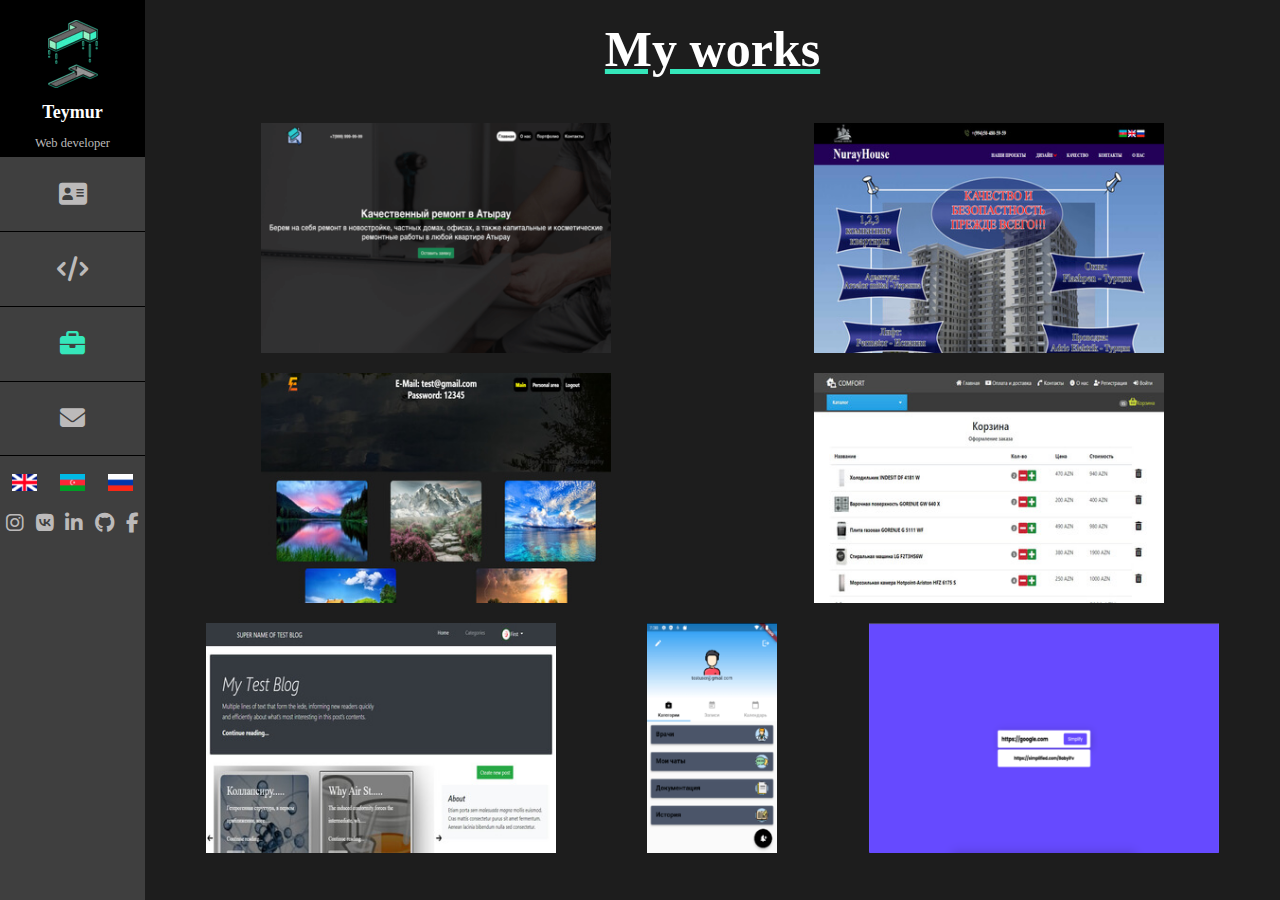
<file: works.html>
<!DOCTYPE html>
<html lang="en">
  <head>
    <meta charset="UTF-8">
<meta name="viewport" content="width=device-width, initial-scale=1.0, maximum-scale=1.0, user-scalable=0">
<meta http-equiv="X-UA-Compatible" content="IE=edge,chrome=1">
<link rel="shortcut icon" href="img/t.png" type="image/x-icon">
<link rel="stylesheet" href="css/all.min.css">
<link rel="stylesheet" href="css/main.css">
    <link rel="stylesheet" href="css/baguetteBox.min.css">
    <link rel="stylesheet" href="css/devicons.min.css">
    <link rel="stylesheet" href="css/works.css">
    <title>My Works</title>
  </head>
  <body>
    <header>
	<button class="mobile-menu"><div class="animated-icon2"><span></span><span></span><span></span><span></span></div></button>
	<div class="sidebar-main">
		<div class="logo-main">
			<a href="/">
				<img class="logo-img" src="img/t.png" alt="Logo">
				<h3 class="logo-name" data-phrase-id="headername">Teymur</h3>
			</a>
			<span class="logo-desc">Web <span data-phrase-id="webdev">developer</span></span>
		</div>
		<div class="sidebar">
			<a href="/about"><i class="fas fa-address-card"></i><b data-phrase-id="aboutme">About me</b></a>
			<a href="/skills"><i class="fas fa-code"></i><b data-phrase-id="myskills">My skills</b></a>
			<a href="/works"><i class="fas fa-briefcase"></i><b data-phrase-id="myworks">My works</b></a>
			<a href="/form"><i class="fas fa-envelope"></i><b data-phrase-id="contactme">Contact me</b></a>
		</div>
		<div class="lang">
			<a class="twlang"><img onclick="languative.changeLanguage('en');" src="img/lang/en.png" alt="English flag"></a>
			<a class="twlang"><img onclick="languative.changeLanguage('az');" src="img/lang/az.png" alt="Azerbaijani flag"></a>
			<a class="twlang"><img onclick="languative.changeLanguage('ru');" src="img/lang/ru.png" alt="Russian flag"></a>
		</div>
		<div class="social-main">
			<ul class="social">
				<li><a href="https://www.instagram.com/velihanov99" target="_blank"><i class="fab fa-instagram"></i></a></li>
				<li><a href="https://vk.com/velikhanov99" target="_blank"><i class="fab fa-vk"></i></a></li>
				<li><a href="https://www.linkedin.com/in/teymur-velikhanov-6715b420b" target="_blank"><i class="fab fa-linkedin-in"></i></a></li>
				<li><a href="https://github.com/velikhanov" target="_blank"><i class="fab fa-github"></i></a></li>
				<li><a href="https://www.facebook.com/velikhanov99" target="_blank"><i class="fab fa-facebook-f"></i></a></li>
			</ul>
		</div>
	</div>
</header>
    <section>
      <h1 class="myWorks" data-phrase-id="Title">My Works</h1>
      <ul class="row gallery">
        <!-- Begining -->
          <li class="atyrauG">
            <a href="img/works/full/atyrau_1.jpg" data-caption="<a data-phrase-id='githubRespository' class='galleryLink' href='https://github.com/velikhanov/construct_company_website' target='_blank'><i class='fab fa-github'></i>GitHub</a>">
              <img src="img/works/thmb/atyrau_1.jpg" alt="First image">
              <span><div data-phrase-id="w1text">Repair company website</div><div data-phrase-id="writtenin">Written in:</div><i class="fab fa-php"></i><i class="fab fa-js-square"></i><i class="fab fa-bootstrap atyrau"></i></span>
            </a>
          </li>
        <!-- End -->
        <!-- Begining -->
          <li class="nurayG">
            <a href="img/works/full/nuray_1.jpg" data-caption="<a class='galleryLink' href='https://github.com/velikhanov/NurayHouse' target='_blank'><i class='fab fa-github'></i>GitHub</a>">
                <img src="img/works/thmb/nuray_1.jpg" alt="Second image">
                <span><div data-phrase-id="w2text">Construction company website</div><div data-phrase-id="writtenin">Written in:</div><i class="fab fa-php"></i><i class="fab fa-js-square"></i><i class="fab fa-bootstrap"></i></span>
            </a>
          </li>
        <!-- End -->
        <!-- Begining -->
          <li class="employeesG">
            <a href="img/works/full/employee_1.jpg" data-caption="<a class='galleryLink' href='https://github.com/velikhanov/emloyees' target='_blank'><i class='fab fa-github'></i>GitHub</a>">
              <img class="example" src="img/works/thmb/employee_1.jpg" alt="Second image">
              <span><div data-phrase-id="w3text">Example of a site with 3 levels of privileges</div><div data-phrase-id="writtenin">Written in:</div><i class="fab fa-php"></i><i class="fab fa-js-square"></i><i class="fab fa-bootstrap"></i></span>
            </a>
          </li>
        <!-- End -->
        <!-- Begining -->
          <li class="comfortG">
            <a href="img/works/full/comfort_1.jpg" data-caption="<a class='galleryLink' href='https://github.com/velikhanov/e-commerce' target='_blank'><i class='fab fa-github'></i>GitHub</a>">
              <img src="img/works/thmb/comfort_1.jpg" alt="Third image">
              <span><div data-phrase-id="w4text">Internet shop</div><div data-phrase-id="writtenin">Written in:</div><i class="fab fa-laravel"></i><i class="fab fa-php comfort"></i><i class="fab fa-js-square"></i><i class="fab fa-bootstrap"></i></span>
            </a>
          </li>
        <!-- End -->
          <li class="blogG">
            <a href="img/works/full/blog_1.jpg" data-caption="<a class='galleryLink' href='https://github.com/velikhanov/blog' target='_blank'><i class='fab fa-github'></i>GitHub</a>">
              <img src="img/works/thmb/blog_1.jpg" alt="Fourth image">
              <span><div data-phrase-id="w5text">Blog</div><div data-phrase-id="writtenin">Written in:</div><i class="fab fa-laravel"></i><i class="fab fa-php comfort"></i><i class="fab fa-js-square"></i><i class="fab fa-bootstrap"></i></span>
            </a>
          </li>
        <!-- End -->
        <li class="mobileG">
            <a href="img/works/full/mobile_app_1.jpg" data-caption="<a class='galleryLink' href='https://github.com/velikhanov/doc_app_staging' target='_blank'><i class='fab fa-github'></i>GitHub</a>">
              <div class="mobile"><img src="img/works/thmb/mobile_app_1.jpg" alt="Fifth image"></div>
              <span><div data-phrase-id="w6text">Mobile App</div><div data-phrase-id="writtenin_mob">Written in:</div><i class="devicon-dart-plain"></i><i class="devicon-flutter-plain"></i></span>
            </a>
          </li>
        <!-- End -->
        <li class="url_simplifierG">
            <a href="img/works/full/url_simplifier_1.jpg" data-caption="<a class='galleryLink' href='http://velikhanov.pythonanywhere.com/' target='_blank'>https://simplifier.com</a>">
              <img src="img/works/thmb/url_simplifier_1.jpg" alt="Fourth image">
              <span><div data-phrase-id="w7text">URL Simplifier</div><div data-phrase-id="writtenin">Written in:</div><i class="devicon-python-plain"></i><i class="devicon-django-plain"></i></span>
            </a>
          </li>
        <!-- End -->
      </ul>
    </section>

    <script src="js/languative.js" defer></script>
    <script src="lang/main.js" defer></script>
    <script src="lang/works.js" defer></script>
    <script src="js/baguetteBox.min.js" async></script>
    <script src="js/scripts.js" async></script>
  </body>
</html>
</file>
<file: css/main.css>
* {
  margin: 0;
  padding: 0;
  box-sizing: border-box;
}
html, body{
  min-width: 280px;
  position: relative;
  background-color: #1D1D1D;
  height: 100%;
}
body{
  margin-left: 145px;
}
.mobile-menu{
  position: fixed;
  background-color: transparent;
  border: none;
  outline: 0;
  top: 25px;
  right: 25px;
  display: none;
  z-index: 7;
}
/*animated icon*/
.animated-icon2 {
  width: 30px;
  height: 20px;
  position: relative;
  cursor: pointer;
}

.animated-icon2 span {
  display: block;
  position: absolute;
  height: 3px;
  width: 100%;
  border-radius: 9px;
  background: #e3f2fd;
  opacity: 1;
  left: 0;
  -webkit-transition: .25s ease-in-out;
  -moz-transition: .25s ease-in-out;
  -o-transition: .25s ease-in-out;
  transition: .25s ease-in-out;
}

.animated-icon2 span:nth-child(1) {
  top: 0px;
}

.animated-icon2 span:nth-child(2), .animated-icon2 span:nth-child(3) {
  top: 10px;
}

.animated-icon2 span:nth-child(4) {
  top: 20px;
}

.animated-icon2.open span:nth-child(1) {
  top: 11px;
  width: 0%;
  left: 50%;
}

.animated-icon2.open span:nth-child(2) {
  -webkit-transform: rotate(45deg);
  -moz-transform: rotate(45deg);
  -o-transform: rotate(45deg);
  transform: rotate(45deg);
}

.animated-icon2.open span:nth-child(3) {
  -webkit-transform: rotate(-45deg);
  -moz-transform: rotate(-45deg);
  -o-transform: rotate(-45deg);
  transform: rotate(-45deg);
}

.animated-icon2.open span:nth-child(4) {
  top: 11px;
  width: 0%;
  left: 50%;
}
/*Navigation*/
.sidebar-main {
  background-color: #3f3f3f;
  position: fixed;
  height: 100%;
  width: 145px;
  top: 0;
  left: 0;
  z-index: 10;
  display: flex;
  flex-direction: column;
}
.logo-main a{
 text-decoration: none;
}
.logo-main h3{
  color: #fff;
}
.logo-img{
  width: 50px;
  height: auto;
  padding-top: 20px;
}
.logo-name{
  font-size: 18px;
  padding: 10px 0 10px 0;
}
.logo-desc{
  color: #bcbaba;
  font-size: 12.5px;
  padding-bottom: 10px;
  cursor: text;
}
.sidebar a{
  display: flex;
  flex-flow: column;
  text-align: center;
  align-items: center;
  border-top: 1px solid #000;
  text-decoration: none;
  justify-content: center;
  height: 75px;
  color: #fff;
  -webkit-touch-callout: none;
    -webkit-user-select: none;
     -khtml-user-select: none;
       -moz-user-select: none;
        -ms-user-select: none;
            user-select: none;
              cursor: pointer;
}
.logo-main{
  border: none;
  text-align: center;
  padding-bottom: 5px;
  background-color: #000;
  -webkit-touch-callout: none;
    -webkit-user-select: none;
     -khtml-user-select: none;
       -moz-user-select: none;
        -ms-user-select: none;
            user-select: none;
}
.sidebar a:first-child{
  border-top: 1px solid #000;
}
.sidebar a:nth-child(4){
  border-bottom: 1px solid #000;
}
.sidebar a.active i{
  color: #35E6BA;
}
.sidebar a i{
  font-size: 25px;
  color: #bcbaba;
}
.sidebar a b{
  color: #35E6BA;
  font-size: 15px;
  display: none;
}
.sidebar a:hover b{
  display: flex;
}
.sidebar a:hover i{
  display: none;
}
/*Lang*/
.lang{
  display: flex;
  justify-content: space-around;
  align-items: center;
  height: 17px;
  margin: 20px 0;
}
.lang img{
  width: 25px;
  height: 17px;
  transition: .5s;
  -webkit-touch-callout: none;
    -webkit-user-select: none;
     -khtml-user-select: none;
       -moz-user-select: none;
        -ms-user-select: none;
            user-select: none;
            cursor: pointer;
}
.lang img:hover{
  transform: scale(1.1);
  transition: .5s;
}
/*Social*/
.social{
  display: flex;
  height: 100%;
  justify-content: space-around;
}
.social li{
  list-style: none;
  height: 20rem;
}
.social-main .fab.fa-facebook-f, .social-main .fab.fa-linkedin-in, .social-main .fab.fa-instagram, .social-main .fab.fa-github, .social-main .fab.fa-vk{
 color: #bcbaba;
 font-size: 20px;
}
.social-main .fab.fa-facebook-f:hover, .social-main .fab.fa-instagram:hover, .social-main .fab.fa-vk:hover, .social-main .fab.fa-linkedin-in:hover, .social-main .fab.fa-github:hover{
  transform: scale(1.1);
  color: #35E6BA;
}
@media only screen and (max-width: 1000px), only screen and (max-device-width: 1000px){
  body{
    margin-left: 0;
  }
  .lock-scroll{
    overflow: hidden;
  }
  .mobile-menu{
    display: block;
  }
  .sidebar a b{
    display: flex;
    color: #bcbaba;
  }
  .sidebar a.active b{
    color: #35E6BA;
  }
  .sidebar a:hover b{
    display: flex;
    color: #35E6BA;
  }
  .sidebar a i{
    display: none;
  }
  .sidebar-main.show {
    width: 100%;
    opacity: 1;
    visibility: visible;
    z-index: 5;
  }
  .sidebar-main {
    opacity: 0;
    visibility: hidden;
    width: 100%;
    z-index: 5;
  }
  .sidebar-transition {
    transition: opacity 0.5s ease-in-out, visibility 0.5s ease-in-out;
  }
  .lang, .social{
    justify-content: center;
  }
  .lang a:not(:last-child){
    margin-right: 20px;
  }
  .social-main .fab.fa-github, .social-main .fab.fa-instagram, .social-main .fab.fa-vk, .social-main .fab.fa-linkedin-in{
    margin-right: 20px;
  }
}
@media only screen and (max-height: 515px), only screen and (max-device-height: 515px){
  .sidebar-main.show{
    overflow-y: scroll;
  }
  .social{
    margin-bottom: 20px;
  }
  .social li{
    height: auto;
  }
}
@media (orientation: landscape){
  @media only screen and (max-height: 585px), only screen and (max-device-height: 585px){
    .sidebar a{
      height: 60px;
    }
    .sidebar a i{
      font-size: 18px;
    }
    .sidebar a b{
      font-size: 12.5px;
    }
    .logo-img{
      padding-top: 10px;
    }
    .logo-name{
      padding: 5px 0;
    }
    .logo-desc{
      padding-bottom: 5px;
    }
    .social li{
      height: auto;
    }
  }
}
@media all and (-ms-high-contrast: none), all and (-ms-high-contrast: active), only screen and (max-height: 1000px) {
  .animated-icon2 {
    height: 25px;
  }
  .mobile-menu {
    right: 25px;
  }
}
</file>
<file: css/index.css>
*{
  margin: 0;
  padding: 0;
}

body{
  max-height: 100vh;
}
#canvas{
  position: absolute;
  left: 0;
  top: 0;
  width: 100%;
  height: 100%;
}
/*end typing animation*/
.text-area {
  position: absolute;
  top: 50%;
  -ms-transform: translateY(-50%);
  -webkit-transform: translateY(-50%);
  -moz-transform: translateY(-50%);
  -o-transform: translateY(-50%);
  transform: translateY(-50%);
  padding: 90px 30px 30px 105px;
  z-index: 4;
}
.index-title-main{
  color: #fff;
  font-size: 55px;
  height: 290px;
  -webkit-touch-callout: none;
    -webkit-user-select: none;
     -khtml-user-select: none;
       -moz-user-select: none;
        -ms-user-select: none;
            user-select: none;
            cursor: text;
}
/* Animation */
.index-title-main h1{
    display: inline;
    white-space: nowrap;
    /* border-right: 5px solid red; */
    animation: blink 1s infinite;
    -moz-animation: blink 1s infinite;
    -o-animation: blink 1s infinite;
    -webkit-animation: blink 1s infinite;
    -ms-animation: blink 1s infinite;
  }

  @keyframes blink {
    0% {border-right: 5px solid #35E6BA;}
    50% {border-right: 5px solid #1D1D1D;}
    100% {border-right: 5px solid #35E6BA;}
  }
  @-webkit-keyframes blink {
    0% {border-right: 5px solid #35E6BA;}
    50% {border-right: 5px solid #1D1D1D;}
    100% {border-right: 5px solid #35E6BA;}
  }
  @-moz-keyframes blink {
    0% {border-right: 5px solid #35E6BA;}
    50% {border-right: 5px solid #1D1D1D;}
    100% {border-right: 5px solid #35E6BA;}
  }
  @-o-keyframes blink {
    0% {border-right: 5px solid #35E6BA;}
    50% {border-right: 5px solid #1D1D1D;}
    100% {border-right: 5px solid #35E6BA;}
  }
  @-ms-keyframes blink {
    0% {border-right: 5px solid #35E6BA;}
    50% {border-right: 5px solid #1D1D1D;}
    100% {border-right: 5px solid #35E6BA;}
  }
/**/
.index-form-link{
  display: block;
  width: 250px;
  margin-top: 50px;
  padding: 10px;
  color: #35E6BA;
  font-size: 25px;
  text-align: center;
  font-weight: bold;
  border-radius: 5px;
  text-decoration: none;
  border: 1px solid #35E6BA;
  -webkit-animation: fadein 5s;
  -moz-animation: fadein 5s;
  -ms-animation: fadein 5s;
  -o-animation: fadein 5s;
  animation: fadein 5s;
  -webkit-touch-callout: none; /* iOS Safari */
    -webkit-user-select: none; /* Safari */
     -khtml-user-select: none; /* Konqueror HTML */
       -moz-user-select: none; /* Old versions of Firefox */
        -ms-user-select: none; /* Internet Explorer/Edge */
            user-select: none;
            cursor: pointer;
}
.index-form-link:hover{
  background-color: #35E6BA;
  color: #000;
  font-weight: bold;
}
.index-img-content-link{
  position: absolute;
  right: 50px;
  top: 20%;
  -webkit-touch-callout: none;
    -webkit-user-select: none;
     -khtml-user-select: none;
       -moz-user-select: none;
        -ms-user-select: none;
            user-select: none;
            cursor: pointer;
}
.index-img-content{
  width: 150px;
  height: auto;
  -webkit-animation: fadein 5s, rotation 3s infinite linear;
  -moz-animation: fadein 5s, rotation 3s infinite linear;
  -ms-animation: fadein 5s, rotation 3s infinite linear;
  -o-animation: fadein 5s, rotation 3s infinite linear;
  animation: fadein 5s, rotation 3s infinite linear;
  -webkit-touch-callout: none; /* iOS Safari */
    -webkit-user-select: none; /* Safari */
     -khtml-user-select: none; /* Konqueror HTML */
       -moz-user-select: none; /* Old versions of Firefox */
        -ms-user-select: none; /* Internet Explorer/Edge */
            user-select: none;
            cursor: pointer;
}
.index-backdev{
  color: #555;
  font-size: 24px;
  margin-top: 20px;
  margin-bottom: 20px;
  -webkit-animation: fadein 5s;
  -moz-animation: fadein 5s;
  -ms-animation: fadein 5s;
  -o-animation: fadein 5s;
  animation: fadein 5s;
  -webkit-touch-callout: none; /* iOS Safari */
    -webkit-user-select: none; /* Safari */
     -khtml-user-select: none; /* Konqueror HTML */
       -moz-user-select: none; /* Old versions of Firefox */
        -ms-user-select: none; /* Internet Explorer/Edge */
            user-select: none;
            cursor: text;
}
@media only screen and (min-width: 1700px){
  .text-area{
    padding-left: 200px;
  }
 .index-title-main{
   font-size: 75px;
   height: 380px;
 }
 .index-backdev{
   font-size: 30px;
 }
 .index-form-link{
   font-size: 30px;
   width: 300px;
 }
}
@media only screen and (min-width: 2500px){
  .index-img-content-link{
    top: 15%;
  }
}
@media only screen and (min-height: 1500px){
  .index-img-content-link{
    top: 40%;
  }
}
@media only screen and (max-width: 1000px){
  body{
    margin-left: 0;
  }
  .text-area{
    padding: 0 50px;
  }
  .index-img-content{
    width: 125px;
  }
  .index-form-link{
    font-size: 18px;
    width: 230px;
  }
  .index-img-content-link{
    top: 25%;
  }
}
@media (orientation: portrait) {
    @media only screen and (max-width: 780px){
      .index-title-main{
        font-size: 42.5px;
        height: 235px;
      }
      .index-img-content-link{
        top: 30%;
      }
    }
    @media only screen and (max-width: 650px){
      .text-area{
        padding-left: 15px;
      }
      .index-title-main{
        font-size: 37.5px;
        height: 210px;
      }
      .index-img-content{
        width: 100px;
      }
    }
    @media only screen and (max-width: 570px){
      .index-title-main{
        font-size: 32.5px;
        height: 180px;
      }
      /* .index-img-content-link{
        top: 35%;
      } */
      .text-area{
        padding-right: 15px;
      }
    }
    @media only screen and (max-width: 480px){
      .index-title-main{
        font-size: 27.5px;
        height: 160px;
      }
      .index-img-content-link{
        top: 30%;
        right: 15px;
      }
      .index-img-content{
        width: 90px;
      }
      .index-backdev{
        font-size: 18px;
      }
      .index-form-link{
        font-size: 15px;
        width: 180px;
        padding: 7px;
      }
      .text-area{
        padding-left: 30px;
        padding-right: 30px;
      }
    }
    @media only screen and (max-width: 410px){
      .index-title-main{
        font-size: 22.5px;
        height: 130px;
      }
      .index-img-content-link{
        top: 35%;
      }
      .index-img-content{
        width: 75px;
      }
    }
    @media only screen and (max-width: 350px){
      .text-area{
        /* padding-left: 0; */
        padding-right: 0;
      }
      /* .index-title-main{
        font-size: 25px;
        height: 130px;
      } */
    }
    @media only screen and (max-width: 320px){
      .index-title-main{
        font-size: 17.5px;
        height: 105px;
      }
      .index-img-content{
        width: 65px;
      }
    }
    @media only screen and (max-height: 900px){
      .index-img-content-link{
        top: 32.5%;
      }
    }
    @media only screen and (max-height: 730px){
      .index-img-content-link{
        top: 30%;
      }
    }
    @media only screen and (max-height: 650px){
      .index-img-content-link{
        top: 27.5%;
      }
    }
    @media only screen and (max-height: 570px){
      .index-img-content-link{
        top: 25%;
      }
    }
    @media only screen and (max-height: 500px){
      .index-img-content-link{
        top: 22.5%;
      }
    }
    @media only screen and (max-height: 450px){
      .index-img-content-link{
        top: 20%;
      }
      .index-backdev{
        margin: 10px 0;
      }
      .index-form-link{
        margin-top: 12.5px;
      }
    }
    @media only screen and (max-height: 330px){
      .index-img-content-link, .index-img-content{
        display: none;
      }
    }
}
@media (orientation: landscape){
  @media only screen and (max-width: 1000px),
  only screen and (max-height: 380px){
    .index-img-content-link{
      top: 10%;
    }
    .text-area{
      padding-left: 75px;
    }
    .index-backdev{
      margin: 10px 0;
    }
    .index-form-link{
      margin-top: 25px;
    }
  }
  @media only screen and (max-width: 800px),
  only screen and (max-height: 480px){
    .index-title-main{
      font-size: 40px;
      height: 210px;
    }
    .index-img-content{
      width: 100px;
    }
  }
  @media only screen and (max-width: 650px){
    .text-area{
      padding-left: 25px;
      padding-right: 25px;
    }
    .index-title-main{
      font-size: 35px;
      height: 180px;
    }
  }
  @media only screen and (max-width: 490px){
    /* .index-form-link{
      margin-top: 25px;
    } */
    .index-title-main{
      font-size: 30px;
      height: 160px;
    }
    .index-img-content{
      width: 85px;
    }
  }
  @media only screen and (max-width: 430px){
    .index-title-main{
      font-size: 25px;
      height: 130px;
    }
    .text-area{
      padding-left: 20px;
      padding-left: 20px;
    }
  }
  @media only screen and (max-width: 340px){
    .index-title-main{
      font-size: 20px;
      height: 105px;
    }
    .index-img-content{
      width: 70px;
    }
  }

  @media only screen and (max-height: 400px){
      .index-title-main{
        font-size: 30px;
        height: 160px;
      }
  }
}
@media all and (-ms-high-contrast: none), (-ms-high-contrast: active) {
  .text-area{
    position: fixed;
    top: 50%;
  }
  .index-title-main{
    font-size: 40px;
    height: 280px;
  }
}
@keyframes rotation {
  from {
    -moz-transform: rotate(0deg);
    -o-transform: rotate(0deg);
    -webkit-transform: rotate(0deg);
    -ms-transform: rotate(0deg);
    transform: rotate(0deg);
  }
  to {
    -moz-transform: rotate(360deg);
    -o-transform: rotate(360deg);
    -webkit-transform: rotate(360deg);
    -ms-transform: rotate(0deg);
    transform: rotate(360deg);
  }
}
@keyframes fadein {
    from { opacity: 0; }
    to   { opacity: 1; }
}

@-moz-keyframes fadein {
    from { opacity: 0; }
    to   { opacity: 1; }
}

@-o-keyframes fadein {
    from { opacity: 0; }
    to   { opacity: 1; }
}

@-webkit-keyframes fadein {
    from { opacity: 0; }
    to   { opacity: 1; }
}

@-ms-keyframes fadein {
    from { opacity: 0; }
    to   { opacity: 1; }
}
</file>
<file: css/about.css>
.section {
  min-height: 100vh;
  padding: 0 50px 50px 50px;
  /* text-align: center; */
  position: relative;
  overflow: hidden;
  line-height: normal;
}

.title {
  padding: 20px 10px 20px 20px;
  color: #fff;
  font-size: 50px;
  cursor: auto;
  vertical-align: middle;
  text-align: center;
  text-decoration: underline;
  text-decoration-color: #35E6BA;
}

.main {
  display: flex;
}

.hr {
  border: #fff 1px solid;
  margin: 10px 0;
}

.info-block {
  display: flex;
  flex-direction: column;
  justify-content: space-between;
  width: 100%;
  padding-left: 20px;
  font-size: 20px;
  /* text-align: center; */
  color: #fff;
  text-align: left;
}

.info-block ul {
  padding-left: 30px;
}

.about-me-info-item {
  width: 100%;
  text-align: justify
}

.mt {
  margin-top: 10px;
}

.education {
  display: flex;
  justify-content: space-around;
}

.education ul {
  width: 100%;
}

.link {
  color: #fff;
  text-decoration: none;
}

.link:hover {
  color: #35E6BA;
}

.langs-and-contacts {
  display: flex;
  justify-content: space-around;
}

.langs, .contacts {
  width: 100%;
}

.download-button-block {
  display: flex;
}

.open-button, .download-button {
  padding: 10px 15px;
  font-weight: bold;
  color: #000;
  width: 175px;
  font-weight: bold;
  background-color: #fff;
  border: none;
  border-radius: 5px;
  cursor: pointer;
  text-align: center;
  text-decoration: none;
  transition: background-color 0.3s, box-shadow 0.3s;
}

.download-button {
  margin-left: 20px;
}

.open-button:hover, .download-button:hover {
  color: #fff;
  background-color: #000;
  box-shadow: 0 4px 8px rgba(0, 0, 0, 0.2);
  transition: background-color 0.3s, box-shadow 0.3s;
}

@media only screen and (max-width: 1350px) {
  .about-me-info-item {
    font-size: 17.5px;
  }
  
  .subtitle {
    font-size: 1.10em;
  }

  .education ul, .langs-and-contacts li, .contacts li {
    font-size: 17.5px;
  }
}

@media only screen and (max-width: 1100px) {
  .education {
    flex-direction: column;
  }
}

@media only screen and (max-width: 1000px) {
  .download-button {
    display: none;
  }
}

@media only screen and (max-width: 840px) {
  .section {
    padding: 0 25px 25px 25px;
  }
}

@media only screen and (max-width: 800px) {
  .info-block ul {
    padding-left: 20px;
  }

  .section {
    padding: 0 20px 20px 20px;
  }
}

@media only screen and (max-width: 770px) {
  .title {
    padding-bottom: 5px;
  }

  .main {
    flex-direction: column;
  }

  .main img {
    width: 150px;
    margin: 0 auto;
  }

  .main p {
    border-top: #fff 2px solid;
    margin-top: 10px;
    padding-top: 10px;
  }

  .main hr {
    margin: 10px 0;
  }

  .info-block {
    padding-left: 0;
  }

  .subtitle {
    font-size: 1em;
  }

  .education {
    flex-direction: row;
  }

  .download-button-block {
    justify-content: center;
  }
}

@media only screen and (max-width: 655px) {
  .education-block {
    text-align: center;
  }

  .education {
    flex-direction: column;
  }

  .education ul {
    list-style: none;
    padding-left: 0;
  }
}

@media only screen and (max-width: 470px) {
  .section {
    top: 2.5%;
    padding-top: 10px;
  }

  .about-me-info-item {
    font-size: 15px;
  }
  
  .subtitle {
    font-size: 0.9em;
  }

  .education ul, .langs-and-contacts li, .contacts li {
    font-size: 15px;
  }
}
@media only screen and (max-width: 410px) {
  .title {
    font-size: 40px;
  }

  .langs-and-contacts {
    flex-direction: column;
    text-align: center;
  }

  .langs-and-contacts ul {
    list-style: none;
    padding-left: 0;
  }

  .contacts {
    margin-top: 10px;
    padding-top: 10px;
    border-top: #fff 2px solid;
  }
}
@media only screen and (max-width: 315px) {
  .title {
    font-size: 35px;
  }
}

@media only screen and (max-width: 305px) {
  .about-me-info-item {
    font-size: 13px;
  }

  .subtitle {
    font-size: 0.8em;
  }

  .education ul, .langs-and-contacts li, .contacts li {
    font-size: 13px;
  }
}

@media only screen and (max-width: 300px) {
  .title {
    font-size: 30px;
  }
}
</file>
<file: css/global.css>
@font-face {
  font-family: 'Inter';
  font-style: normal;
  font-weight: 400;
  font-display: swap;
  src: url('../webfonts/inter-400.ttf') format('truetype');
}
@font-face {
  font-family: 'Inter';
  font-style: normal;
  font-weight: 700;
  font-display: swap;
  src: url('../webfonts/inter-700.ttf') format('truetype');
}
@font-face {
  font-family: 'Inter';
  font-style: normal;
  font-weight: 800;
  font-display: swap;
  src: url('../webfonts/inter-800.ttf') format('truetype');
}
@font-face {
  font-family: 'Inter';
  font-style: normal;
  font-weight: 900;
  font-display: swap;
  src: url('../webfonts/inter-900.ttf') format('truetype');
}

:root {
  --bg-color: #0a0a0a;
  --text-color: #ffffff;
  --accent-color: #35E6BA;
  --accent-rgb: 53, 230, 186;
  --secondary-text: #888;
  --card-bg: #161616;
  --nav-bg: rgba(10, 10, 10, 0.95);
  --border-color: rgba(255, 255, 255, 0.1);
  --font-main: 'Inter', -apple-system, BlinkMacSystemFont, 'Segoe UI', Roboto, sans-serif;
  --transition: 0.3s cubic-bezier(0.4, 0, 0.2, 1);
  --mouse-x: 50%;
  --mouse-y: 50%;
}

[data-theme="light"] {
  --bg-color: #fafafb;
  --text-color: #2d2d2f;
  --accent-color: #007aff;
  --accent-rgb: 0, 122, 255;
  --secondary-text: #6e6e73;
  --card-bg: #ffffff;
  --nav-bg: rgba(250, 250, 251, 0.95);
  --border-color: rgba(0, 0, 0, 0.06);
}

* {
  margin: 0;
  padding: 0;
  box-sizing: border-box;
}

html {
  scroll-behavior: smooth;
  scrollbar-gutter: stable;
}

body {
  background-color: var(--bg-color);
  color: var(--text-color);
  font-family: var(--font-main);
  line-height: 1.6;
  overflow-x: hidden;
  -webkit-font-smoothing: antialiased;
  display: flex;
  flex-direction: column;
  min-height: 100vh;
}

a {
  text-decoration: none;
  color: inherit;
  transition: color var(--transition), border-color var(--transition), background-color var(--transition), transform var(--transition);
}

ul { list-style: none; }

/* Balanced padding-top for secondary pages */
main { padding-top: 100px; flex: 1; display: flex; flex-direction: column; width: 100%; }

.fade-in {
  opacity: 0;
  animation: fadeInLocal 0.8s ease-out forwards;
}

/* Staggered Delays */
.fade-in:nth-of-type(1) { animation-delay: 0.1s; }
.fade-in:nth-of-type(2) { animation-delay: 0.2s; }
.fade-in:nth-of-type(3) { animation-delay: 0.3s; }
.fade-in:nth-of-type(4) { animation-delay: 0.4s; }
.fade-in:nth-of-type(5) { animation-delay: 0.5s; }

.fade-in-text {
  animation: fadeInLocal 0.5s ease-out forwards;
}

@keyframes fadeInLocal {
  from { opacity: 0; transform: translateY(5px); }
  to { opacity: 1; transform: translateY(0); }
}

.container {
  max-width: 1200px;
  margin: 0 auto;
  padding: 0 1.5rem;
  width: 100%;
}

/* --- Header Styles --- */
#canvas {
	position: fixed;
	top: 0; left: 0;
	width: 100%; height: 100%;
	z-index: -1;
	pointer-events: none;
	opacity: 0.3;
}

.main-header {
	position: fixed;
	top: 0; left: 0;
	width: 100%;
	z-index: 1000;
	background: var(--nav-bg);
	backdrop-filter: blur(10px);
	padding: 0.6rem 0; /* Reduced header padding for smaller height */
	border-bottom: 1px solid var(--border-color);
	transition: var(--transition);
}

.nav-container {
	display: flex;
	justify-content: space-between;
	align-items: center;
}

.logo-img {
	width: 36px; /* Slightly smaller logo */
	height: auto;
	animation: logo-rotation 5s infinite linear;
}

@keyframes logo-rotation {
	from { transform: rotate(0deg); }
	to { transform: rotate(360deg); }
}

.nav-links {
	display: flex;
	align-items: center;
	gap: 2rem;
}

.nav-links a {
	font-weight: 500;
	font-size: 0.85rem;
	text-transform: uppercase;
	letter-spacing: 0.1em;
	color: var(--secondary-text);
	position: relative;
	padding: 5px 0;
	transition: var(--transition);
}

.nav-links a::after {
	content: '';
	position: absolute;
	bottom: 0; left: 50%;
	width: 0; height: 2px;
	background: var(--accent-color);
	transition: var(--transition);
	transform: translateX(-50%);
}

.nav-links a:hover, .nav-links a.active { color: var(--text-color); }
.nav-links a:hover::after, .nav-links a.active::after { width: 100%; }

.theme-lang-controls {
	display: flex;
	align-items: center;
	gap: 1.5rem;
	margin-left: 1rem;
	border-left: 1px solid var(--border-color);
	padding-left: 1.5rem;
}

.control-btn {
	background: none; border: none;
	color: var(--secondary-text);
	cursor: pointer;
	font-size: 1rem;
	transition: var(--transition);
}

.control-btn:hover { color: var(--accent-color); }

.lang-selector { display: flex; gap: 0.75rem; }

.lang-btn {
	background: none; border: none;
	cursor: pointer;
	opacity: 0.6;
	transition: var(--transition);
}

.lang-btn:hover { opacity: 1; transform: scale(1.1); }
.lang-btn img { width: 18px; height: auto; }

.mobile-menu-btn {
	display: none;
	background: none; border: none;
	cursor: pointer;
	padding: 0.5rem;
}

.mobile-menu-btn span {
	display: block;
	width: 25px; height: 2px;
	background: var(--text-color);
	margin: 5px 0;
	transition: var(--transition);
}

@media (max-width: 992px) {
	.nav-links {
		display: none;
		position: absolute;
		top: 100%; left: 0;
		width: 100%;
		background: var(--nav-bg);
		backdrop-filter: blur(20px);
		flex-direction: column;
		padding: 2rem;
		gap: 2rem;
		border-bottom: 1px solid var(--border-color);
	}
	.nav-links.show { display: flex; }
	.theme-lang-controls {
		margin-left: 0; padding-left: 0;
		border-left: none;
		border-top: 1px solid var(--border-color);
		padding-top: 2rem;
		width: 100%;
		justify-content: space-between;
	}
	.mobile-menu-btn { display: block; }
	.mobile-menu-btn.active span:nth-child(1) { transform: translateY(7px) rotate(45deg); }
	.mobile-menu-btn.active span:nth-child(2) { transform: translateY(-7px) rotate(-45deg); }
}

/* --- Hero / Home Section --- */
.home-page { flex: 1; display: flex; flex-direction: column; padding-top: 0 !important; }
.hero { flex: 1; display: flex; flex-direction: column; justify-content: center; align-items: center; text-align: center; }
.hero-title {
  min-height: 1.4em;
  margin-top: 0.5rem;
  margin-bottom: 0.5rem;
  line-height: 1.1;
  width: 100%;
  text-align: center;
  font-size: clamp(1.8rem, 10vw, 3.8rem);
  font-weight: 900;
  text-transform: uppercase;
  letter-spacing: -0.02em;
}

#typewriter-name {
  display: block;
  width: 100%;
}

.typewriter-cursor {
  display: inline-block;
  width: 0;
  color: var(--accent-color);
  animation: blink 1s step-end infinite;
  margin-left: 2px;
}

@keyframes blink { from, to { opacity: 1; } 50% { opacity: 0; } }

.hero-subtitle { font-size: clamp(1rem, 4vw, 1.5rem); max-width: 800px; margin-top: 0.25rem; min-height: 3.8em; position: relative; } 
.hero-actions { display: flex; gap: 1.5rem; justify-content: center; margin-top: 1rem; width: 100%; }

@media (max-width: 480px) {
  .hero-title {
    font-size: 1.4rem !important;
    letter-spacing: -0.05em;
  }
  .hero-subtitle {
    min-height: 80px; 
    font-size: 0.85rem;
    line-height: 1.5;
  }
  .hero-actions { 
    flex-wrap: nowrap;
    gap: 0.5rem; 
    margin-top: 0.75rem; 
  }
  .hero-actions .btn {
    padding: 0.8rem 0.5rem;
    font-size: 0.65rem;
    flex: 1;
    text-align: center;
    white-space: nowrap;
  }
  .home-page { overflow: hidden; }
}

/* --- Interactive Background --- */
.interactive-bg {
  position: fixed;
  top: 0; left: 0;
  width: 100%; height: 100%;
  pointer-events: none;
  z-index: -1;
  background: radial-gradient(600px at var(--mouse-x) var(--mouse-y), rgba(var(--accent-rgb), 0.1), transparent 80%);
}

[data-theme="light"] .interactive-bg {
  background: radial-gradient(600px at var(--mouse-x) var(--mouse-y), rgba(var(--accent-rgb), 0.15), transparent 80%);
}

/* --- About Page --- */
.about-grid { display: grid; grid-template-columns: 400px 1fr; gap: 4rem; align-items: start; padding: 2rem 0 3rem; }
.about-image { display: flex; justify-content: center; }
.about-image img { width: 100%; border-radius: 30px; filter: grayscale(1); transition: var(--transition); max-width: 100%; }
.about-image img:hover { filter: grayscale(0); }
.about-text .lead { 
  font-size: 1.25rem; 
  line-height: 1.4; 
  font-weight: 500; 
  margin-bottom: 1.5rem; 
  color: var(--text-color); 
  text-align: justify; 
  hyphens: auto;
  -webkit-hyphens: auto;
  -ms-hyphens: auto;
}
.info-sections { display: grid; grid-template-columns: 1fr 1fr; gap: 2rem; }
.info-block { margin-bottom: 1.5rem; }
.block-title { font-size: 0.8rem; text-transform: uppercase; letter-spacing: 0.2em; color: var(--secondary-text); margin-bottom: 1rem; display: flex; align-items: center; gap: 0.75rem; }
.block-title i { color: var(--accent-color); }
.education-item { margin-bottom: 1rem; }
.education-item h3 { font-size: 1rem; font-weight: 700; }
.education-item p { font-size: 0.9rem; color: var(--secondary-text); }
.tag-list { display: flex; flex-wrap: wrap; gap: 0.75rem; }
.tag-list li { background: var(--card-bg); padding: 0.5rem 1rem; border-radius: 50px; font-size: 0.8rem; font-weight: 600; border: 1px solid var(--border-color); color: var(--secondary-text); transition: var(--transition); }
.tag-list li:hover { color: var(--text-color); border-color: var(--accent-color); }
.contact-links { display: flex; flex-direction: column; gap: 0.75rem; }
.contact-link { display: flex; align-items: center; gap: 1rem; color: var(--text-color); font-weight: 600; font-size: 0.9rem; }
.contact-link:hover { color: var(--accent-color); }
.about-actions { display: flex; gap: 1.5rem; margin-top: 2.5rem; }

@media (max-width: 1024px) {
  .about-grid { grid-template-columns: 1fr; gap: 3rem; }
  .about-image { max-width: 300px; margin: 0 auto; }
  .info-sections { grid-template-columns: 1fr; }
  .about-text .lead { text-align: justify; font-size: 1.1rem; }
  .about-actions { justify-content: center; }
  .contact-link { justify-content: flex-start; }
  .info-block { text-align: left; }
}

/* --- Skills Page --- */
.skills-section { margin-bottom: 3rem; }
.section-label { font-size: 1rem; text-transform: uppercase; letter-spacing: 0.2em; color: var(--secondary-text); margin-bottom: 1.25rem; border-bottom: 1px solid var(--border-color); padding-bottom: 0.5rem; }
.skills-grid { display: grid; grid-template-columns: repeat(auto-fill, minmax(180px, 1fr)); gap: 1.5rem; }
.skill-item {
  background: var(--card-bg);
  padding: 1.5rem; border-radius: 15px;
  display: flex; flex-direction: column; align-items: center; justify-content: center; gap: 0.75rem;
  transition: var(--transition); border: 1px solid var(--border-color);
}
.skill-item:hover { transform: translateY(-5px); border-color: var(--accent-color); background: rgba(var(--accent-rgb), 0.05); }
.skill-item i { font-size: 2.5rem; transition: var(--transition); }
.skill-item i:not(.colored) { color: var(--secondary-text); }
.skill-item span { font-weight: 700; font-size: 0.8rem; text-transform: uppercase; letter-spacing: 0.05em; text-align: center; }

@media (max-width: 600px) {
  .skills-grid { grid-template-columns: repeat(3, 1fr); gap: 0.75rem; }
  .skill-item { padding: 1rem; }
  .skill-item i { font-size: 1.8rem; }
  .skill-item span { font-size: 0.6rem; }
}

/* --- Works Page --- */
.works-grid { display: grid; grid-template-columns: repeat(auto-fill, minmax(400px, 1fr)); gap: 2rem; padding: 2rem 0 3rem; }
.work-card {
  background: var(--card-bg); border-radius: 20px; padding: 2rem;
  transition: var(--transition); border: 1px solid var(--border-color);
  display: flex; flex-direction: column; position: relative; overflow: hidden; min-height: 350px;
}
.work-card:hover { transform: translateY(-8px); border-color: var(--accent-color); box-shadow: 0 20px 40px rgba(0, 0, 0, 0.2); }
.project-index { position: absolute; top: 1.5rem; right: 2rem; font-size: 2.5rem; font-weight: 900; opacity: 0.03; pointer-events: none; }
.project-label { font-size: 0.65rem; font-weight: 700; text-transform: uppercase; color: var(--accent-color); margin-bottom: 0.5rem; display: block; }
.project-title { font-size: 1.75rem; font-weight: 800; margin-bottom: 0.75rem; line-height: 1.1; }
.project-status { display: inline-flex; align-items: center; gap: 0.4rem; font-size: 0.6rem; font-weight: 800; text-transform: uppercase; padding: 0.25rem 0.6rem; border-radius: 50px; background: var(--bg-color); border: 1px solid var(--border-color); color: var(--secondary-text); margin-bottom: 1rem; }
.project-status::before { content: ''; width: 5px; height: 5px; border-radius: 50%; background: var(--accent-color); box-shadow: 0 0 10px var(--accent-color); }
.project-status.development::before { background: #ffa500; box-shadow: 0 0 10px #ffa500; }
.project-description { font-size: 0.95rem; color: var(--secondary-text); margin-bottom: 1.5rem; line-height: 1.5; }
.work-tech { display: flex; flex-wrap: wrap; gap: 1rem; margin-top: auto; padding-top: 1.25rem; border-top: 1px solid var(--border-color); }
.work-tech i { font-size: 1.2rem; }
.project-link { font-size: 0.7rem; font-weight: 800; text-transform: uppercase; color: var(--text-color); display: inline-flex; align-items: center; gap: 0.4rem; }
.project-link::after { content: '→'; transition: transform 0.3s ease; }
.project-link:hover { color: var(--accent-color); }
.project-link:hover::after { transform: translateX(5px); }

@media (max-width: 600px) {
  .works-grid { grid-template-columns: 1fr; }
  .work-card { padding: 1.5rem; min-height: auto; }
  .project-title { font-size: 1.5rem; }
}

/* --- Contact Page --- */
.contact-page { flex: 1; display: flex; flex-direction: column; justify-content: center; padding-bottom: 2rem; }
.contact-grid { display: grid; grid-template-columns: 1fr 1.5fr; gap: 5rem; margin-top: 2rem; align-items: flex-start; }
.contact-info { display: flex; flex-direction: column; gap: 2.5rem; }
.contact-method { display: flex; flex-direction: column; gap: 1rem; }
.contact-label { font-size: 0.8rem; text-transform: uppercase; color: var(--secondary-text); }
.contact-value { font-size: 1.2rem; font-weight: 700; color: var(--text-color); display: block; margin-bottom: 0.5rem; }
.social-links-grid { display: flex; flex-direction: column; gap: 1rem; margin-top: 0.5rem; }
.contact-form { display: flex; flex-direction: column; gap: 2rem; }
.form-control { 
  width: 100%; 
  background: transparent; 
  border: none; 
  border-bottom: 2px solid var(--border-color); 
  padding: 0.75rem 0; 
  color: var(--text-color); 
  font-family: var(--font-main); 
  font-size: 1.25rem; 
  font-weight: 700; 
  transition: border-color var(--transition); 
  border-radius: 0; 
  line-height: 1.2;
  box-sizing: border-box;
  display: block;
}
.form-control:focus { outline: none; border-bottom-color: var(--accent-color); }

/* Custom Autofill Styles */
input.form-control:-webkit-autofill,
input.form-control:-webkit-autofill:hover, 
input.form-control:-webkit-autofill:focus, 
input.form-control:-webkit-autofill:active {
  -webkit-text-fill-color: var(--text-color) !important;
  -webkit-box-shadow: none !important;
  box-shadow: none !important;
  background-color: transparent !important;
  transition: background-color 5000s ease-in-out 0s;
  font-family: var(--font-main) !important;
  font-size: 1.25rem !important;
  font-weight: 700 !important;
  line-height: 1.2 !important;
  outline: none !important;
  padding: 0.75rem 0 !important;
}

input.form-control:-webkit-autofill:focus {
  border-bottom-color: var(--accent-color) !important;
}

/* Firefox support */
input.form-control:-moz-autofill {
  background-color: transparent !important;
  color: var(--text-color) !important;
}
.form-control::placeholder { color: var(--secondary-text); text-transform: uppercase; font-size: 0.8rem; letter-spacing: 0.1em; }
.form-control.error { border-bottom-color: #ff4444; }

.visually-hidden {
  position: absolute !important;
  width: 1px !important;
  height: 1px !important;
  padding: 0 !important;
  margin: -1px !important;
  overflow: hidden !important;
  clip: rect(0, 0, 0, 0) !important;
  white-space: nowrap !important;
  border: 0 !important;
}

/* Toast Notification */
.toast {
  position: fixed;
  bottom: 2rem;
  left: 2rem;
  right: 2rem; /* Add right for mobile centering if needed */
  max-width: 400px;
  width: auto;
  padding: 1rem 1.5rem;
  background: var(--card-bg);
  color: var(--text-color);
  border-radius: 10px;
  border: 1px solid var(--border-color);
  box-shadow: 0 10px 30px rgba(0, 0, 0, 0.3);
  z-index: 2000;
  transform: translateY(150%);
  opacity: 0;
  visibility: hidden;
  transition: transform 0.4s cubic-bezier(0.175, 0.885, 0.32, 1.275), opacity 0.3s, visibility 0.3s;
  font-weight: 600;
  font-size: 0.9rem;
  display: flex;
  align-items: center;
  gap: 0.75rem;
  pointer-events: none;
}

.toast--visible {
  transform: translateY(0);
  opacity: 1;
  visibility: visible;
  pointer-events: auto;
}

@media (max-width: 768px) {
  .toast {
    left: 1rem;
    right: 1rem;
    bottom: 1.5rem;
    max-width: none;
  }
}

.toast--success {
  border-left: 4px solid var(--accent-color);
}

.toast--error {
  border-left: 4px solid #ff4444;
}

/* Button Loading State */
.submit-btn { 
  width: 100%; 
  padding: 1.5rem; 
  font-size: 1rem; 
  margin-top: 1rem; 
  position: relative;
  display: flex;
  align-items: center;
  justify-content: center;
  gap: 0.75rem;
  overflow: hidden;
}

.submit-btn.loading {
  pointer-events: none;
  opacity: 0.8;
  transform: translateY(-3px); /* Keep lifted state during loading */
}

@media (max-width: 992px) {
  .contact-grid { grid-template-columns: 1fr; gap: 3rem; text-align: center; }
  .contact-form { order: -1; }
  .social-links-grid { align-items: center; }
}
/* Brand Colors for Tech Icons */
.colored { filter: none !important; }
.fa-php.colored { color: #777BB4 !important; }
.fa-js-square.colored { color: #F7DF1E !important; }
.fa-bootstrap.colored { color: #7952B3 !important; }
.fa-laravel.colored { color: #FF2D20 !important; }
.fa-telegram-plane.colored { color: #24A1DE !important; }

/* Python Multi-color Trick */
.fa-python.colored, .devicon-python-plain.colored {
  background: linear-gradient(135deg, #3776AB 50%, #FFD43B 50%);
  -webkit-background-clip: text;
  -webkit-text-fill-color: transparent;
  display: inline-block;
}

.devicon-django-plain.colored { color: #092E20 !important; }
[data-theme="dark"] .devicon-django-plain.colored { color: #44B78B !important; }

.fa-brain.colored { color: #FF69B4 !important; }

/* Language Icon (Generic) */
.fa-language.colored { color: #4285F4 !important; }

.devicon-go-original-wordmark.colored { color: #00ADD8 !important; }
.devicon-dart-plain.colored { color: #0175C2 !important; }
.fa-html5.colored { color: #E34F26 !important; }
.fa-css3.colored { color: #1572B6 !important; }
.devicon-pytorch-plain.colored { color: #EE4C2C !important; }
.devicon-tensorflow-original.colored { color: #FF6F00 !important; }
.devicon-flask-original.colored { color: var(--text-color) !important; }
.devicon-fastapi-plain.colored { color: #05998B !important; }
.devicon-flutter-plain.colored { color: #02569B !important; }
.devicon-mysql-plain.colored { color: #4479A1 !important; }
.devicon-postgresql-plain.colored { color: #336791 !important; }
.devicon-mongodb-plain.colored { color: #47A248 !important; }
.devicon-redis-plain.colored { color: #DC382D !important; }
.fa-docker.colored { color: #2496ED !important; }
.devicon-git-plain.colored { color: #F05032 !important; }
.devicon-ubuntu-plain.colored { color: #E95420 !important; }
.devicon-amazonwebservices-plain.colored { color: #FF9900 !important; }
.fa-microchip, .fa-network-wired, .fa-robot { color: var(--accent-color) !important; }
  font-style: normal !important; 
  font-weight: normal !important; 
  font-variant: normal !important; 
  text-transform: none !important; 
  line-height: 1 !important; 
  -webkit-font-smoothing: antialiased; 
  -moz-osx-font-smoothing: grayscale; 
}

.colored { filter: none !important; opacity: 1 !important; }

/* Global Brand Icons */
.fa-python.colored, .devicon-python-plain.colored { color: #3776ab !important; }
.fa-php.colored, .devicon-php-plain.colored { color: #777bb4 !important; }
.fa-js-square.colored, .devicon-javascript-plain.colored { color: #f7df1e !important; }
.fa-html5.colored, .devicon-html5-plain.colored { color: #e34f26 !important; }
.fa-css3.colored, .devicon-css3-plain.colored { color: #1572b6 !important; }
.fa-laravel.colored, .devicon-laravel-plain.colored { color: #ff2d20 !important; }
.fa-bootstrap.colored, .devicon-bootstrap-plain.colored { color: #9461fb !important; }
.fa-docker.colored, .devicon-docker-plain.colored { color: #2496ed !important; }
.devicon-django-plain.colored { color: #44b78b !important; }
.devicon-go-original-wordmark.colored, .devicon-go-plain.colored { color: #00add8 !important; }
.devicon-fastapi-plain.colored { color: #05998b !important; }
.devicon-flask-original.colored { color: #ffffff !important; }
[data-theme="light"] .devicon-flask-original.colored { color: #000000 !important; }
.devicon-postgresql-plain.colored { color: #336791 !important; }
.devicon-mysql-plain.colored { color: #4479a1 !important; }
.devicon-mongodb-plain.colored { color: #47a248 !important; }
.devicon-redis-plain.colored { color: #d82c20 !important; }
.devicon-git-plain.colored { color: #f05032 !important; }
.devicon-amazonwebservices-plain.colored { color: #ff9900 !important; }
.devicon-ubuntu-plain.colored { color: #e95420 !important; }
.devicon-flutter-plain.colored { color: #02569b !important; }
.devicon-dart-plain.colored { color: #0175c2 !important; }
.devicon-pytorch-plain.colored { color: #ee4c2c !important; }
.devicon-tensorflow-original.colored { color: #ff6f00 !important; }

/* AI Icons Brand Colors */
.fa-brain { color: #ff6ad5 !important; }
.fa-microchip { color: #00d2ff !important; }
.fa-network-wired { color: #35E6BA !important; }
.fa-robot { color: #bd93f9 !important; }
.fa-language { color: #ffb86c !important; }

/* Global Footer */
footer { 
  width: 100%;
  padding: 2rem 0; 
  display: flex; 
  flex-direction: column; 
  align-items: center; 
  color: var(--secondary-text); 
  font-size: 0.85rem; 
  border-top: 1px solid var(--border-color); 
  margin-top: auto; 
}
.footer-socials { display: flex; gap: 1.5rem; margin-top: 0.75rem; }
.footer-socials a { font-size: 1.2rem; }
.footer-socials a:hover { color: var(--accent-color); }

/* Scrollbar */
::-webkit-scrollbar { width: 10px; }
::-webkit-scrollbar-track { background: var(--bg-color); }
::-webkit-scrollbar-thumb { background: var(--border-color); border-radius: 10px; border: 3px solid var(--bg-color); }
::-webkit-scrollbar-thumb:hover { background: var(--secondary-text); }

/* Utility */
.text-accent { color: var(--accent-color); }
.text-secondary { color: var(--secondary-text); }
.mt-1 { margin-top: 1rem; }
.mt-2 { margin-top: 2rem; }
.mt-4 { margin-top: 4rem; }

.btn { padding: 0.8rem 1.8rem; font-weight: 700; text-transform: uppercase; font-size: 0.75rem; border-radius: 0; transition: var(--transition); display: inline-block; cursor: pointer; border: none; font-family: var(--font-main); }
.btn:disabled { cursor: default; opacity: 0.6; pointer-events: none; }
.btn-primary { background: var(--text-color); color: var(--bg-color); }
.btn-primary:hover:not(:disabled) { background: var(--accent-color); transform: translateY(-3px); }
.btn-outline { border: 1px solid var(--border-color); background: transparent; color: var(--text-color); }
.btn-outline:hover { border-color: var(--accent-color); color: var(--accent-color); transform: translateY(-3px); }

@media (max-width: 768px) {
  .section-title { font-size: 2rem; }
  .info-sections { grid-template-columns: 1fr; gap: 1.5rem; }
  .contact-grid { grid-template-columns: 1fr; gap: 3rem; }
}
</file>
<file: css/form.css>
section{
  font-family: 'Montserrat', sans-serif;
  font-weight: 700;
  letter-spacing: 1.4px;
}
.background {
  display: flex;
}
.container {
    flex: 0 1 auto;
    position: fixed;
    width: 700px;
    top: 50%;
    left: calc(50% + 72.5px);
    transform: translate(-50%, -50%);
  }
/*Notifications*/
.toast {
  position: fixed;
  top: 50px;
  left: 145px;
  right: 0;
  margin: auto;
  z-index: 1000;

  max-width: 700px;
  padding: 6px;
  background: #cccccc;
  color: #333333;
  font-family: sans-serif;
  text-align: center;
  border: 1px solid #aaaaaa;
  border-radius: 5px;
  box-shadow: 0 0 10px rgba(0, 0, 0, 0.2);

  display: none;
  transition: opacity 0.2s, top 0.2s, visibility 0.2s;
}

.toast--visible {
  top: 20px;
  display: inline;
}

.toast--success {
  background: #00c02b;
  border-color: #009d23;
  color: #ffffff;
}

.toast--error {
  background: #d50000;
  border-color: #ba0000;
  color: #ffffff;
}
/**/
.screen {
  position: relative;
  background: #3e3e3e;
  border-radius: 15px;
}

.screen:after {
  content: '';
  display: block;
  position: absolute;
  top: 0;
  left: 20px;
  right: 20px;
  bottom: 0;
  border-radius: 15px;
  box-shadow: 0 20px 40px rgba(0, 0, 0, .4);
  z-index: -1;
}

.screen-header {
  display: flex;
  align-items: center;
  padding: 10px 20px;
  background: #4d4d4f;
  border-top-left-radius: 15px;
  border-top-right-radius: 15px;
}

.screen-header-left {
  margin-right: auto;
  -webkit-touch-callout: none;
    -webkit-user-select: none;
     -khtml-user-select: none;
       -moz-user-select: none;
        -ms-user-select: none;
            user-select: none;
            cursor: default;
}

.screen-header-button {
  display: inline-block;
  width: 8px;
  height: 8px;
  margin-right: 3px;
  border-radius: 8px;
  background: white;
}

.screen-header-button.close {
  background: #ed1c6f;
}

.screen-header-button.maximize {
  background: #e8e925;
}

.screen-header-button.minimize {
  background: #74c54f;
}

.screen-header-right {
  display: flex;
}

.screen-header-ellipsis {
  width: 3px;
  height: 3px;
  margin-left: 2px;
  border-radius: 8px;
  background: #999;
}

.screen-body {
  display: flex;
}

.screen-body-item {
  flex: 1;
  padding: 50px;
}

.screen-body-item.left {
  display: flex;
  flex-direction: column;
}

.app-title {
  display: flex;
  flex-direction: column;
  position: relative;
  color: #35E6BA;
  font-size: 24px;
  text-transform: uppercase;
  -webkit-touch-callout: none;
    -webkit-user-select: none;
     -khtml-user-select: none;
       -moz-user-select: none;
        -ms-user-select: none;
            user-select: none;
            cursor: text;
}

.app-contact {
  margin-top: auto;
  font-size: 10px;
  color: #888;
}

.app-contact a {
  color: #888;
  text-decoration: none;
}

.app-contact a:hover {
  color: #35E6BA;
}

.app-contact span, .app-contact br{
  -webkit-touch-callout: none;
    -webkit-user-select: none;
     -khtml-user-select: none;
       -moz-user-select: none;
        -ms-user-select: none;
            user-select: none;
            cursor: text;
}

.app-form-group {
  margin-bottom: 15px;
}

/* Change the white to any color */
input:-webkit-autofill,
input:-webkit-autofill:hover,
input:-webkit-autofill:focus,
input:-webkit-autofill:active{
 /* -webkit-box-shadow: 0 0 0 30px #3E3E3E inset !important; */
 -webkit-background-clip: text;
 /* -webkit-box-shadow-border: none!important; */
}
input{
  caret-color: #fff;
}
/* input:-internal-autofill-selected{
 background-color: #3e3e3e!important;
 color: #3e3e3e!important;
} */

/*Change text in autofill textbox*/
input:-webkit-autofill{
 -webkit-text-fill-color: #fff !important;
}

.app-form-group.message {
  margin-top: 40px;
}

.app-form-group.buttons {
  margin-bottom: 0;
  text-align: right;
  -webkit-touch-callout: none;
    -webkit-user-select: none;
     -khtml-user-select: none;
       -moz-user-select: none;
        -ms-user-select: none;
            user-select: none;
            /* cursor: pointer; */
}

.app-form-control {
  width: 100%;
  padding: 10px 0;
  background: none;
  border: none;
  border-bottom: 1px solid #666;
  color: #ddd;
  font-size: 14px;
  outline: none;
  transition: border-color .2s;
}

.app-form-control::-webkit-input-placeholder {
  text-transform: uppercase;
}
.app-form-control::-moz-placeholder {
  text-transform: uppercase;
}
.app-form-control:-ms-input-placeholder {
  text-transform: uppercase;
}
.app-form-control:-moz-placeholder {
  text-transform: uppercase;
}

button:disabled.app-form-button,
button[disabled].app-form-button {
  border: 1px solid #35E6BA;
  background-color: #35E6BA;
  color: #000;
  opacity: .3;
  cursor: default;
}

.app-form-control::placeholder {
  color: #666;
  -webkit-touch-callout: none;
    -webkit-user-select: none;
     -khtml-user-select: none;
       -moz-user-select: none;
        -ms-user-select: none;
            user-select: none;
            /* cursor: text; */
}

.app-form-control:focus {
  border-bottom-color: #ddd;
}

.app-form-control.error{
  border-bottom-color: red;
}

.app-form-button {
  background: none;
  border: 1px solid #35E6BA;
  border-radius: 7.5px;
  padding: 10px;
  width: 100px;
  color: #35E6BA;
  font-size: 14px;
  cursor: pointer;
  outline: none;
  font-weight: bold;
}

.app-form-button:hover {
  background-color: #35E6BA;
  color: #000;
}

.app-form-button.clicked {
  background: transparent;
  color: #35E6BA;
}

.app-form-button.loading {
  background: transparent;
  color: transparent;
}
/*Loading btn*/
.btn-loading {
  display: none;
  margin: 0 auto;
  width: 15px;
  padding: 3px;
  aspect-ratio: 1;
  border-radius: 50%;
  background: #25b09b;
  --_m: 
    conic-gradient(#0000 10%,#000),
    linear-gradient(#000 0 0) content-box;
  -webkit-mask: var(--_m);
          mask: var(--_m);
  -webkit-mask-composite: source-out;
          mask-composite: subtract;
  animation: l3 1s infinite linear;
}
@keyframes l3 {to{transform: rotate(1turn)}}
/*End loading btn*/
@media screen and (max-width: 1000px) {
  .toast{
    left: 0;
  }
  .container{
    left: 50%;
  }
}
@media (orientation: portrait){
  @media screen and (max-height: 550px) {
    .screen{
      height: 370px;
    }
    .app-form-control{
      font-size: 10px;
    }
    .app-form-group.message{
      margin-top: 20px;
    }
    .app-form-group{
      margin-bottom: 0;
    }
    .app-form-group.buttons{
      font-size: 10px;
      margin-top: 15px;
    }
    .app-form-button{
      padding: 7.5px;
    }
  }
  @media screen and (max-height: 380px) {
    .screen{
      height: 300px;
    }
    .app-form-group.message{
      margin-top: 0;
      margin-bottom: 0;
    }
    .app-form-control{
      font-size: 7.5px;
    }
    .app-form-group.buttons{
      margin-top: 5px  ;
      font-size: 7.5px;
    }
    .app-form-button{
      padding: 5px;
    }
  }
  @media screen and (max-width: 750px) {
    /* .section{
      padding: 0 15px 15px 15px;
    } */
    .container{
      width: 600px;
    }
    .screen-body {
      padding: 15px 40px 15px 40px;
    }
    .screen-body-item {
      padding: 0;
    }
    input.app-form-control{
      padding-left: 5px;
    }
  }
  @media screen and (max-width: 650px) {
    .container{
      width: 500px;
    }
  }
  @media screen and (max-width: 520px) {
    .container{
      width: 400px;
    }
    .screen-body {
      flex-direction: column;
    }

    .screen-body-item.left {
      margin-bottom: 10px;
    }

    .app-title {
      flex-direction: row;
      text-align: center;
      padding-bottom: 10px;
    }

    .app-title span {
      font-size: 20px;
      width: 100%;
    }

    .app-title:after {
      display: none;
    }
    .app-contact{
      text-align: center;
    }
  }
  @media screen and (max-width: 450px) {
    .toast{
      margin-left: 5px;
      margin-right: 5px;
    }
  }
  @media screen and (max-width: 420px) {
    .container{
      width: 350px;
    }
  }
  @media screen and (max-width: 375px) {
    .container{
      width: 300px;
    }
  }
  @media screen and (max-width: 350px) {
    .container{
      padding: 5px;
      width: 250px;
    }
  }
}
@media (orientation: landscape){
  @media screen and (max-width: 750px) {
    .container{
      width: 600px;
    }
  }
  @media screen and (max-width: 620px) {
    .container{
      width: 500px;
    }
  }
  @media screen and (max-width: 520px) {
    .container{
      width: 400px;
    }
    .screen-body-item{
      padding: 15px;
    }
  }
  @media screen and (max-width: 420px) {
    .container{
      width: 350px;
    }
  }
  @media screen and (max-width: 350px) {
    .container{
      width: 300px;
    }
  }
  @media screen and (max-width: 310px) {
    .container{
      width: 275px;
    }
  }
  @media screen and (max-height: 425px) {
    .screen-body-item{
      padding: 15px;
    }
    .app-form-button{
      padding: 7.5px;
    }
    .app-form-group.message{
      margin-top: 20px;
      margin-bottom: 10px;
    }
  }
  @media screen and (max-height: 350px) {
    .screen{
      height: 300px;
    }
    .screen-body{
      height: 250px;
    }
    .app-form-control,.app-form-button{
      font-size: 12.5px;
    }
  }
  @media screen and (max-height: 310px) {
    .screen{
      height: 275px;
    }
    .screen-body{
      height: 225px;
    }
    .app-form-control{
      font-size: 10px;
      padding: 7.5px 0;
    }
    .app-form-group.buttons{
      margin-top: 17.5px;
    }
    .app-form-button{
      font-size: 10px;
    }
  }
  @media screen and (max-height: 290px){
    .screen{
      height: 270px;
    }
    .screen-body{
      height: 220px;
    }
  }
}
@media all and (-ms-high-contrast: none), (-ms-high-contrast: active) {
  .toast{
    width: 100%;
    margin: 0;
    left: calc(50% + 72.5px);
    transform: translateX(-50%);
    -ms-transform: translateX(-50%);
  }
  .app-form-control:-ms-input-placeholder{
    opacity: .3;
  }

}
@media screen and (max-width: 1000px) and (-ms-high-contrast: none), (-ms-high-contrast: active){
  .toast{
    left: 50%;
  }
  .container{
    left: 50%;
  }
}
</file>
<file: css/skills.css>
.maintech{
  text-align: center;
  color: #fff;
  font-size: 50px;
  padding: 20px;
  text-decoration: underline;
  text-decoration-color: #35E6BA;
}
.skills{
   display: flex;
   justify-content: center;
   align-items: center;
   flex-wrap: wrap;
}
.skills:not(:last-child){
  border-bottom: 2px solid #35E6BA;
}
.card{
  display: flex;
  justify-content: center;
  align-items: center;
  flex-direction: column;
  width: 300px;
  height: auto;
  position: relative;
  border-radius: 30px;
  background-color:#c1ddd6;
  box-shadow: 0 2px 2px 0 rgba(255, 255, 255, 0.14), 0 1px 5px 0 rgba(255, 255, 255, 0.12), 0 3px 1px -2px rgba(255, 255, 255, 0.2);
  text-align: center;
  margin: 20px;
  padding: 20px;
  transition: all 0.3s cubic-bezier(.25,.8,.25,1);
}
.card-circle {
  display: flex;
  justify-content: center;
  align-items: center;
  width: 100px;
  height: 100px;
  border: 2px solid #e0e0e0;
  border-radius: 50%;
  margin-bottom: 10px;
  padding: 20px;
}
.card-circle img {
  -webkit-touch-callout: none;
    -webkit-user-select: none;
     -khtml-user-select: none;
       -moz-user-select: none;
        -ms-user-select: none;
            user-select: none;
            cursor: pointer;
}
.card-circle a {
  text-decoration: none;
}
.text-content{
  font-family: 'Roboto', sans-serif;
}
.card-title{
  font-size: 24px;
  font-weight: 500;
  line-height: 48px;
}
.card-title a {
  text-decoration: none;
  color: #000;
}
i {
  color: #2196F3;
}

.normalize-fs {
  font-size: 64px;
}
/*Start languages*/
.fab.fa-python.fa-4x {
  color: #FFD43B;
  background: linear-gradient(145deg, #306998 0%, #306998 40%, #FFD43B 60%, #FFD43B 100%);
  background-clip: text;
  -webkit-background-clip: text;
  -webkit-text-fill-color: transparent;
}
.fab.fa-php.fa-4x {
  color: #000; /* Black letters */
  -webkit-text-fill-color: #000; /* Ensuring text color is black for browsers that support this */
  -webkit-background-clip: text;
  background: #8A2BE2; /* Violet background */
  background-clip: text;
  text-shadow: 
    -1px -1px 0 #fff,  
     1px -1px 0 #fff,
    -1px  1px 0 #fff,
     1px  1px 0 #fff;
}
.js-icon-background {
  display: inline-flex;
  justify-content: center;
  align-items: center;
  position: relative;
  width: 50px;
  height: 50px;
  background-color: #000; /* Black background */
}
.fab.fa-js-square.fa-4x {
  -webkit-text-fill-color: #F0DB4F; /* Ensuring text color is black for browsers that support this */
  -webkit-background-clip: text;
  position: relative;
  background-clip: text;
  z-index: 1;
}
.devicon-dart-plain {
  background: linear-gradient(145deg, #0175C2 0%, #00D2FF 100%);
  background-clip: text;
  -webkit-background-clip: text;
  -webkit-text-fill-color: transparent;
}
.fab.fa-html5.fa-4x {
  color: #E34F26;
}
.fab.fa-css3.fa-4x {
  color: #1572B6;
}
/*End languages*/
/*Frameworks*/
.fab.fa-laravel.fa-4x {
  color: #FF2D20;
}
.fab.fa-bootstrap.fa-4x {
  color: #7952B3;
  background: linear-gradient(145deg, #7952B3 0%, #6C49B8 100%);
  background-clip: text;
  -webkit-background-clip: text;
  -webkit-text-fill-color: transparent;
}
.devicon-flutter-plain {
  background: linear-gradient(145deg, #5AC8FA 0%, #1C9CEA 100%);
  -webkit-background-clip: text;
  background-clip: text;
  color: transparent;
  -webkit-text-fill-color: transparent;
}
.fab.fa-docker {
  font-size: 51px;
}
/*End frameworks*/
.card:hover{
  transform: scale(1.1);
  box-shadow: 0 7px 14px rgba(255,255,255,0.25), 0 5px 5px rgba(255,255,255,0.22);
}
.bg {
  background-color: #183153;
  width: 250px;
  height: 30px;
  margin: 0 auto;
}
/* .right {
  float: right;
  padding-right: 2.5px;
  -webkit-touch-callout: none;
    -webkit-user-select: none;
     -khtml-user-select: none;
       -moz-user-select: none;
        -ms-user-select: none;
            user-select: none;
            cursor: text;
} */
/*50%*/
.html-50 {
  background: linear-gradient(
    135deg,
    #b3c400 25%, #8c9900 25%,
		#8c9900 50%, #b3c400 50%,
		#b3c400 75%, #8c9900 75%
  );
  background: -webkit-linear-gradient(
    135deg,
    #b3c400 25%, #8c9900 25%,
		#8c9900 50%, #b3c400 50%,
		#b3c400 75%, #8c9900 75%
  );

  background: -moz-linear-gradient(
    135deg,
    #b3c400 25%, #8c9900 25%,
		#8c9900 50%, #b3c400 50%,
		#b3c400 75%, #8c9900 75%
  );

  background: -o-linear-gradient(
    135deg,
    #b3c400 25%, #8c9900 25%,
		#8c9900 50%, #b3c400 50%,
		#b3c400 75%, #8c9900 75%
  );

  background: -ms-linear-gradient(
    135deg,
    #b3c400 25%, #8c9900 25%,
		#8c9900 50%, #b3c400 50%,
		#b3c400 75%, #8c9900 75%
  );
  width: 50%;
  height: 30px;
  line-height: 30px;
  font-weight: bold;
  color: #fff;
  background-size: 50px 50px;
  animation: bar-animation 3s linear infinite;
  -webkit-animation: bar-animation 3s linear infinite;
  -moz-animation: bar-animation 3s linear infinite;
  -o-animation: bar-animation 3s linear infinite;
  -ms-animation: bar-animation 3s linear infinite;
}
.html-70 {
  background: linear-gradient(
    135deg,
    #009634 25%, #02772b 25%,
		#02772b 50%, #009634 50%,
		#009634 75%, #02772b 75%
  );
  background: -webkit-linear-gradient(
    135deg,
    #009634 25%, #02772b 25%,
		#02772b 50%, #009634 50%,
		#009634 75%, #02772b 75%
  );

  background: -moz-linear-gradient(
    135deg,
    #009634 25%, #02772b 25%,
		#02772b 50%, #009634 50%,
		#009634 75%, #02772b 75%
  );

  background: -o-linear-gradient(
    135deg,
    #009634 25%, #02772b 25%,
		#02772b 50%, #009634 50%,
		#009634 75%, #02772b 75%
  );

  background: -ms-linear-gradient(
    135deg,
    #009634 25%, #02772b 25%,
		#02772b 50%, #009634 50%,
		#009634 75%, #02772b 75%
  );
  width: 70%;
  height: 30px;
  line-height: 30px;
  font-weight: bold;
  color: #fff;
  background-size: 50px 50px;
  animation: bar-animation 3s linear infinite;
  -webkit-animation: bar-animation 3s linear infinite;
  -moz-animation: bar-animation 3s linear infinite;
  -o-animation: bar-animation 3s linear infinite;
  -ms-animation: bar-animation 3s linear infinite;
}
/*80%*/
.html-80 {
  background: linear-gradient(
    135deg,
    #009999 25%, #008283 25%,
		#008283 50%, #009999 50%,
		#009999 75%, #008283 75%
  );
  background: -webkit-linear-gradient(
    135deg,
    #009999 25%, #008283 25%,
		#008283 50%, #009999 50%,
		#009999 75%, #008283 75%
  );

  background: -moz-linear-gradient(
    135deg,
    #009999 25%, #008283 25%,
		#008283 50%, #009999 50%,
		#009999 75%, #008283 75%
  );

  background: -o-linear-gradient(
    135deg,
    #009999 25%, #008283 25%,
		#008283 50%, #009999 50%,
		#009999 75%, #008283 75%
  );

  background: -ms-linear-gradient(
    135deg,
    #009999 25%, #008283 25%,
		#008283 50%, #009999 50%,
		#009999 75%, #008283 75%
  );
/**/
  width: 80%;
  height: 30px;
  line-height: 30px;
  font-weight: bold;
  color: #fff;
  background-size: 50px 50px;
  animation: bar-animation 3s linear infinite;
  -webkit-animation: bar-animation 3s linear infinite;
  -moz-animation: bar-animation 3s linear infinite;
  -o-animation: bar-animation 3s linear infinite;
  -ms-animation: bar-animation 3s linear infinite;
}
@keyframes bar-animation {
  0% {
    background-position: 0 0;
  }
  100% {
    background-position: 50px 50px;
  }
}
@-moz-keyframes bar-animation {
  0% {
    background-position: 0 0;
  }
  100% {
    background-position: 50px 50px;
  }
}
@-o-keyframes bar-animation {
  0% {
    background-position: 0 0;
  }
  100% {
    background-position: 50px 50px;
  }
}
@-webkit-keyframes bar-animation {
  0% {
    background-position: 0 0;
  }
  100% {
    background-position: 50px 50px;
  }
}
@-ms-keyframes bar-animation {
  0% {
    background-position: 0 0;
  }
  100% {
    background-position: 50px 50px;
  }
}
@media only screen and (max-width: 650px){
  .maintech{
    font-size: 35px;
  }
}
@media only screen and (max-width: 450px){
  .maintech{
    font-size: 30px;
  }
  .card{
    width: 250px;
  }
  .bg{
    width: 175px;
  }
  .card-title{
    font-size: 18px;
  }
}
@media only screen and (max-width: 400px){
  .maintech{
    font-size: 25px;
  }
}
</file>
<file: css/works.css>
body{
  min-height: 100vh;
}
.section{
  padding: 25px;
  position: relative;
}
button:focus{
  outline: none;
}
/**/
a.disabled{
  pointer-events: none;
  cursor: default;
}
/**/
li{
  list-style: none;
}
#baguetteBox-overlay .full-image figcaption{
  display:block;
  position:absolute;
  bottom:0;
  width:100%;
  text-align:center;
  line-height:1.8;
  white-space:normal;
  font-family: sans-serif;
}
#baguetteBox-overlay .full-image img{
  -webkit-touch-callout: none;
    -webkit-user-select: none;
     -khtml-user-select: none;
       -moz-user-select: none;
        -ms-user-select: none;
            user-select: none;
}
.myWorks{
  text-align: center;
  color: #fff;
  font-size: 50px;
  text-decoration: underline;
  text-decoration-color: #35E6BA;
  padding: 20px 0;
  -webkit-touch-callout: none;
    -webkit-user-select: none;
     -khtml-user-select: none;
       -moz-user-select: none;
        -ms-user-select: none;
            user-select: none;
            cursor: text;
}
.gallery{
  display: flex;
  flex-wrap: wrap;
  padding: 15px;
  justify-content: space-around;
}
.gallery a:not(:first-child){
  display: none;
}
.gallery a{
  position: relative;
  display: block;
  width: 100%;
  height: 100%;
  transition: .5s;
  -webkit-touch-callout: none;
    -webkit-user-select: none;
     -khtml-user-select: none;
       -moz-user-select: none;
        -ms-user-select: none;
            user-select: none;
            cursor: pointer;
}
.gallery a img{
  padding: 10px;
  display: block;
  width: 370px;
  height: 250px;
}

.gallery a .mobile img{
  width: 370px;
}

.gallery a .mobile img{
  display: block;
  margin: 0 auto;
  width: 150px;
}

.gallery a:hover{
  transform: scale(1.05);
  transition: .5s;
}
.full-image.figcaption{
  background-color: #35E6BA;
}
.galleryLink{
  text-decoration: none;
  color: #000;
  display: block;
  position: absolute;
  bottom: 0;
  padding: 5px;
  font-weight: bold;
  width: 100%;
  background-color: #35E6BA;
  transition: .5s;
  text-decoration: none;
  -webkit-touch-callout: none;
    -webkit-user-select: none;
     -khtml-user-select: none;
       -moz-user-select: none;
        -ms-user-select: none;
            user-select: none;
            cursor: pointer;
}
.galleryLink i {
  padding-right: 2.5px;
}
.galleryLink:hover{
  background-color: #fff;
  text-decoration: underline;
  transition: .5s;
}
/*text overlay*/
.gallery a span{
  text-align: center;
  width: 90%;
  display: none;
  position: absolute;
  color: #35E6BA;
  font-weight: bold;
  font-size: 20px;
  top: 50%;
  left: 50%;
  transform: translate(-50%, -50%);
}
.gallery a:hover span{
  display: block;
}
.gallery a:hover img{
  opacity: .1;
  transition: .5s;
}
.fab.fa-php,
.fab.fa-js-square,
.fab.fa-bootstrap,
.fab.fa-laravel,
.devicon-dart-plain,
.devicon-flutter-plain,
.devicon-python-plain,
.devicon-django-plain{
  font-size: 30px;
}
.fab.fa-laravel,
.fab.fa-php,
.fab.fa-js-square,
.devicon-dart-plain,
.devicon-python-plain{
  margin-right: 10px;
}

[data-phrase-id="writtenin_mob"]{
  margin-bottom: 2.5px;
}

.gallery a span img{
  width: 60px;
  height: 60px;
  display: block;
  margin: 0 auto;
}

/**/
@media only screen and (max-width: 1000px){
  .gallery a span{
    display: block;
  }
  .gallery a img{
    opacity: .1;
  }
  .gallery a:hover{
    transform: scale(1);
    transition: none;
  }
  .gallery a:hover img{
    transition: none;
  }
}
@media only screen and (max-width: 769px){
  .gallery a img{
    display: block;
    margin: 10px auto;
  }
  .gallery li{
    border-bottom: 1px solid #35E6BA;
    width: 100%;
  }
}
@media only screen and (max-width: 450px){
  .myWorks{
    font-size: 35px;
    padding-bottom: 20px;
  }
  .gallery{
    padding: 10px;
  }
  .gallery a img{
    width: 350px;
    height: 250px;
  }
  .example{
    width: 250px;
    height: auto;
  }
}
@media only screen and (max-width: 380px){
  .gallery a img{
    width: 250px;
    height: 200px;
  }
  .example{
    width: 220px;
    height: auto;
  }
  .gallery a span{
    font-size: 15px;
  }
  .fab.fa-php.atyrau,.fab.fa-js-square.atyrau,.fab.fa-bootstrap.atyrau{
    font-size: 20px;
  }
}
@media all and (-ms-high-contrast: none), (-ms-high-contrast: active){
  .gallery a{
    overflow: hidden;
  }
}
</file>
<file: css/devicons.min.css>
@font-face{font-family:"devicon";src:url("../webfonts/devicon.ttf?iehcku") format("truetype"),url("../webfonts/devicon.woff?iehcku") format("woff"),url("../webfonts/devicon.svg?iehcku#devicon") format("svg");font-weight:normal;font-style:normal;font-display:block}[class^=devicon-],[class*=" devicon-"]{font-family:"devicon" !important;speak:never;font-style:normal;font-weight:normal;font-variant:normal;text-transform:none;line-height:1;-webkit-font-smoothing:antialiased;-moz-osx-font-smoothing:grayscale}.devicon-aarch64-line:before,.devicon-aarch64-line-wordmark:before{content:""}.devicon-aarch64-plain:before,.devicon-aarch64-plain-wordmark:before{content:""}.devicon-adonisjs-original:before,.devicon-adonisjs-plain:before{content:""}.devicon-adonisjs-original-wordmark:before,.devicon-adonisjs-plain-wordmark:before{content:""}.devicon-aftereffects-plain:before{content:""}.devicon-akka-plain:before{content:""}.devicon-akka-plain-wordmark:before{content:""}.devicon-algolia-original:before{content:""}.devicon-algolia-original-wordmark:before{content:""}.devicon-alpinejs-original:before,.devicon-alpinejs-plain:before{content:""}.devicon-alpinejs-original-wordmark:before,.devicon-alpinejs-plain-wordmark:before{content:""}.devicon-amazonwebservices-line-wordmark:before,.devicon-amazonwebservices-line:before{content:""}.devicon-amazonwebservices-plain-wordmark:before,.devicon-amazonwebservices-plain:before{content:""}.devicon-anaconda-original:before,.devicon-anaconda-plain:before{content:""}.devicon-anaconda-original-wordmark:before,.devicon-anaconda-plain-wordmark:before{content:""}.devicon-android-plain:before{content:""}.devicon-android-plain-wordmark:before{content:""}.devicon-androidstudio-plain:before{content:""}.devicon-androidstudio-plain-wordmark:before{content:""}.devicon-angularjs-plain:before{content:""}.devicon-angularjs-plain-wordmark:before{content:""}.devicon-angularmaterial-plain:before{content:""}.devicon-angular-plain:before{content:""}.devicon-angular-plain-wordmark:before{content:""}.devicon-ansible-plain:before{content:""}.devicon-ansible-plain-wordmark:before{content:""}.devicon-antdesign-plain:before{content:""}.devicon-antdesign-plain-wordmark:before{content:""}.devicon-apacheairflow-plain:before{content:""}.devicon-apacheairflow-plain-wordmark:before{content:""}.devicon-apachekafka-original:before,.devicon-apachekafka-plain:before{content:""}.devicon-apachekafka-original-wordmark:before,.devicon-apachekafka-plain-wordmark:before{content:""}.devicon-apache-line:before{content:""}.devicon-apache-line-wordmark:before{content:""}.devicon-apache-plain:before{content:""}.devicon-apache-plain-wordmark:before{content:""}.devicon-apachespark-original:before,.devicon-apachespark-plain:before{content:""}.devicon-apachespark-plain-wordmark:before{content:""}.devicon-apl-plain:before{content:""}.devicon-appcelerator-original:before,.devicon-appcelerator-plain:before{content:""}.devicon-appcelerator-plain-wordmark:before{content:""}.devicon-apple-original:before,.devicon-apple-plain:before{content:""}.devicon-appwrite-plain:before,.devicon-appwrite-original:before{content:""}.devicon-appwrite-plain-wordmark:before,.devicon-appwrite-original-wordmark:before{content:""}.devicon-archlinux-plain:before{content:""}.devicon-archlinux-plain-wordmark:before{content:""}.devicon-arduino-plain:before{content:""}.devicon-arduino-plain-wordmark:before{content:""}.devicon-argocd-plain:before{content:""}.devicon-argocd-plain-wordmark:before{content:""}.devicon-astro-plain:before{content:""}.devicon-astro-plain-wordmark:before{content:""}.devicon-atom-original:before,.devicon-atom-plain:before{content:""}.devicon-atom-original-wordmark:before,.devicon-atom-plain-wordmark:before{content:""}.devicon-awk-plain-wordmark:before,.devicon-awk-plain:before{content:""}.devicon-axios-plain:before{content:""}.devicon-axios-plain-wordmark:before{content:""}.devicon-azuredevops-plain:before{content:""}.devicon-azure-plain:before{content:""}.devicon-azure-plain-wordmark:before{content:""}.devicon-azuresqldatabase-plain:before{content:""}.devicon-babel-plain:before,.devicon-babel-original:before{content:""}.devicon-backbonejs-plain:before{content:""}.devicon-backbonejs-plain-wordmark:before{content:""}.devicon-ballerina-line:before{content:""}.devicon-ballerina-line-wordmark:before{content:""}.devicon-ballerina-original:before,.devicon-ballerina-plain:before{content:""}.devicon-ballerina-original-wordmark:before,.devicon-ballerina-plain-wordmark:before{content:""}.devicon-bamboo-original:before,.devicon-bamboo-plain:before{content:""}.devicon-bamboo-original-wordmark:before,.devicon-bamboo-plain-wordmark:before{content:""}.devicon-bash-plain:before{content:""}.devicon-beats-plain:before{content:""}.devicon-behance-plain:before{content:""}.devicon-behance-plain-wordmark:before{content:""}.devicon-bitbucket-original:before,.devicon-bitbucket-plain:before{content:""}.devicon-bitbucket-original-wordmark:before,.devicon-bitbucket-plain-wordmark:before{content:""}.devicon-blazor-line:before{content:""}.devicon-blazor-original:before,.devicon-blazor-plain:before{content:""}.devicon-blender-original:before{content:""}.devicon-blender-original-wordmark:before{content:""}.devicon-bootstrap-plain:before{content:""}.devicon-bootstrap-plain-wordmark:before{content:""}.devicon-bower-line:before{content:""}.devicon-bower-line-wordmark:before{content:""}.devicon-bower-plain:before{content:""}.devicon-bower-plain-wordmark:before{content:""}.devicon-browserstack-line:before{content:""}.devicon-browserstack-line-wordmark:before{content:""}.devicon-browserstack-plain:before{content:""}.devicon-browserstack-plain-wordmark:before{content:""}.devicon-bulma-plain:before{content:""}.devicon-bun-line:before{content:""}.devicon-bun-plain:before{content:""}.devicon-cairo-plain:before{content:""}.devicon-cairo-plain-wordmark:before{content:""}.devicon-cakephp-plain:before{content:""}.devicon-cakephp-plain-wordmark:before{content:""}.devicon-canva-original:before,.devicon-canva-plain:before{content:""}.devicon-capacitor-plain:before{content:""}.devicon-capacitor-plain-wordmark:before{content:""}.devicon-carbon-original:before,.devicon-carbon-plain:before{content:""}.devicon-cassandra-plain:before{content:""}.devicon-cassandra-plain-wordmark:before{content:""}.devicon-centos-plain:before{content:""}.devicon-centos-plain-wordmark:before{content:""}.devicon-ceylon-plain:before{content:""}.devicon-ceylon-plain-wordmark:before{content:""}.devicon-chrome-plain:before{content:""}.devicon-chrome-plain-wordmark:before{content:""}.devicon-circleci-plain:before{content:""}.devicon-circleci-plain-wordmark:before{content:""}.devicon-clarity-plain:before{content:""}.devicon-clarity-plain-wordmark:before{content:""}.devicon-c-line:before,.devicon-c-line-wordmark:before{content:""}.devicon-clion-plain:before{content:""}.devicon-clion-plain-wordmark:before{content:""}.devicon-clojure-line:before,.devicon-clojure-plain:before{content:""}.devicon-clojurescript-plain:before{content:""}.devicon-cloudflare-plain:before{content:""}.devicon-cloudflare-plain-wordmark:before{content:""}.devicon-cloudflareworkers-plain:before{content:""}.devicon-cloudflareworkers-plain-wordmark:before{content:""}.devicon-cmake-plain:before{content:""}.devicon-cmake-plain-wordmark:before{content:""}.devicon-codeac-original:before{content:""}.devicon-codecov-plain:before{content:""}.devicon-codeigniter-plain:before{content:""}.devicon-codeigniter-plain-wordmark:before{content:""}.devicon-codepen-line:before{content:""}.devicon-codepen-line-wordmark:before{content:""}.devicon-codepen-original:before,.devicon-codepen-plain:before{content:""}.devicon-codepen-original-wordmark:before,.devicon-codepen-plain-wordmark:before{content:""}.devicon-coffeescript-original:before,.devicon-coffeescript-plain:before{content:""}.devicon-coffeescript-original-wordmark:before,.devicon-coffeescript-plain-wordmark:before{content:""}.devicon-composer-line:before,.devicon-composer-plain:before{content:""}.devicon-composer-line-wordmark:before,.devicon-composer-plain-wordmark:before{content:""}.devicon-confluence-line:before{content:""}.devicon-confluence-line-wordmark:before{content:""}.devicon-confluence-plain:before{content:""}.devicon-confluence-plain-wordmark:before{content:""}.devicon-consul-original:before,.devicon-consul-plain:before{content:""}.devicon-consul-plain-wordmark:before{content:""}.devicon-contao-original:before{content:""}.devicon-contao-original-wordmark:before{content:""}.devicon-corejs-original:before,.devicon-corejs-plain:before{content:""}.devicon-corejs-original-wordmark:before,.devicon-corejs-plain-wordmark:before{content:""}.devicon-cosmosdb-plain:before{content:""}.devicon-cosmosdb-plain-wordmark:before{content:""}.devicon-couchbase-original:before,.devicon-couchbase-plain:before{content:""}.devicon-couchbase-plain-wordmark:before{content:""}.devicon-couchdb-plain:before{content:""}.devicon-couchdb-plain-wordmark:before{content:""}.devicon-c-plain:before,.devicon-c-plain-wordmark:before{content:""}.devicon-cplusplus-line:before,.devicon-cplusplus-line-wordmark:before{content:""}.devicon-cplusplus-plain:before,.devicon-cplusplus-plain-wordmark:before{content:""}.devicon-crystal-line:before{content:""}.devicon-crystal-line-wordmark:before{content:""}.devicon-crystal-original:before,.devicon-crystal-plain:before{content:""}.devicon-crystal-original-wordmark:before,.devicon-crystal-plain-wordmark:before{content:""}.devicon-csharp-line:before,.devicon-csharp-line-wordmark:before{content:""}.devicon-csharp-plain:before,.devicon-csharp-plain-wordmark:before{content:""}.devicon-css3-plain:before{content:""}.devicon-css3-plain-wordmark:before{content:""}.devicon-cucumber-plain:before{content:""}.devicon-cucumber-plain-wordmark:before{content:""}.devicon-cypressio-line:before{content:""}.devicon-cypressio-line-wordmark:before{content:""}.devicon-cypressio-plain:before{content:""}.devicon-cypressio-plain-wordmark:before{content:""}.devicon-d3js-plain:before{content:""}.devicon-dart-plain:before{content:""}.devicon-dart-plain-wordmark:before{content:""}.devicon-datagrip-plain:before{content:""}.devicon-datagrip-plain-wordmark:before{content:""}.devicon-dataspell-plain:before{content:""}.devicon-dataspell-plain-wordmark:before{content:""}.devicon-dbeaver-plain:before{content:""}.devicon-debian-plain:before{content:""}.devicon-debian-plain-wordmark:before{content:""}.devicon-denojs-original:before,.devicon-denojs-plain:before{content:""}.devicon-denojs-original-wordmark:before,.devicon-denojs-plain-wordmark:before{content:""}.devicon-devicon-line:before{content:""}.devicon-devicon-line-wordmark:before{content:""}.devicon-devicon-plain:before{content:""}.devicon-devicon-plain-wordmark:before{content:""}.devicon-digitalocean-original:before,.devicon-digitalocean-plain:before{content:""}.devicon-digitalocean-original-wordmark:before,.devicon-digitalocean-plain-wordmark:before{content:""}.devicon-discordjs-plain:before{content:""}.devicon-discordjs-plain-wordmark:before{content:""}.devicon-django-plain:before{content:""}.devicon-django-plain-wordmark:before{content:""}.devicon-djangorest-line:before{content:""}.devicon-djangorest-line-wordmark:before{content:""}.devicon-djangorest-plain:before{content:""}.devicon-djangorest-plain-wordmark:before{content:""}.devicon-docker-plain:before{content:""}.devicon-docker-plain-wordmark:before{content:""}.devicon-doctrine-line:before{content:""}.devicon-doctrine-line-wordmark:before{content:""}.devicon-doctrine-plain:before{content:""}.devicon-doctrine-plain-wordmark:before{content:""}.devicon-dotnetcore-plain:before{content:""}.devicon-dot-net-plain:before{content:""}.devicon-dot-net-plain-wordmark:before{content:""}.devicon-dreamweaver-line:before{content:""}.devicon-dreamweaver-plain:before{content:""}.devicon-dropwizard-plain:before{content:""}.devicon-drupal-plain:before{content:""}.devicon-drupal-plain-wordmark:before{content:""}.devicon-dynamodb-plain:before{content:""}.devicon-eclipse-plain:before{content:""}.devicon-eclipse-plain-wordmark:before{content:""}.devicon-ecto-original:before,.devicon-ecto-plain:before{content:""}.devicon-ecto-plain-wordmark:before{content:""}.devicon-elasticsearch-plain:before{content:""}.devicon-elasticsearch-plain-wordmark:before{content:""}.devicon-electron-original:before{content:""}.devicon-electron-original-wordmark:before{content:""}.devicon-eleventy-plain:before{content:""}.devicon-elixir-plain:before{content:""}.devicon-elixir-plain-wordmark:before{content:""}.devicon-elm-plain:before{content:""}.devicon-elm-plain-wordmark:before{content:""}.devicon-emacs-original:before{content:""}.devicon-embeddedc-plain:before{content:""}.devicon-embeddedc-plain-wordmark:before{content:""}.devicon-ember-original-wordmark:before,.devicon-ember-plain-wordmark:before{content:""}.devicon-ember-plain:before{content:""}.devicon-envoy-plain:before{content:""}.devicon-envoy-plain-wordmark:before{content:""}.devicon-erlang-plain:before{content:""}.devicon-erlang-plain-wordmark:before{content:""}.devicon-eslint-line:before{content:""}.devicon-eslint-line-wordmark:before{content:""}.devicon-eslint-plain:before{content:""}.devicon-eslint-plain-wordmark:before{content:""}.devicon-express-original:before{content:""}.devicon-express-original-wordmark:before{content:""}.devicon-facebook-plain:before,.devicon-facebook-original:before{content:""}.devicon-fastapi-plain:before{content:""}.devicon-fastapi-plain-wordmark:before{content:""}.devicon-fastify-plain:before{content:""}.devicon-fastify-plain-wordmark:before{content:""}.devicon-faunadb-line:before{content:""}.devicon-faunadb-line-wordmark:before{content:""}.devicon-faunadb-original:before,.devicon-faunadb-plain:before{content:""}.devicon-faunadb-original-wordmark:before,.devicon-faunadb-plain-wordmark:before{content:""}.devicon-feathersjs-original:before{content:""}.devicon-fedora-plain:before{content:""}.devicon-figma-plain:before{content:""}.devicon-filezilla-line:before{content:""}.devicon-filezilla-line-wordmark:before{content:""}.devicon-filezilla-plain:before{content:""}.devicon-filezilla-plain-wordmark:before{content:""}.devicon-firebase-line:before{content:""}.devicon-firebase-line-wordmark:before{content:""}.devicon-firebase-plain:before{content:""}.devicon-firebase-plain-wordmark:before{content:""}.devicon-firefox-plain:before{content:""}.devicon-firefox-plain-wordmark:before{content:""}.devicon-flask-original:before,.devicon-flask-plain:before{content:""}.devicon-flask-original-wordmark:before,.devicon-flask-plain-wordmark:before{content:""}.devicon-flutter-plain:before{content:""}.devicon-fortran-original:before{content:""}.devicon-foundation-plain:before{content:""}.devicon-foundation-plain-wordmark:before{content:""}.devicon-framermotion-original:before,.devicon-framermotion-plain:before{content:""}.devicon-framermotion-original-wordmark:before,.devicon-framermotion-plain-wordmark:before{content:""}.devicon-framework7-original:before,.devicon-framework7-plain:before{content:""}.devicon-framework7-original-wordmark:before,.devicon-framework7-plain-wordmark:before{content:""}.devicon-fsharp-plain:before{content:""}.devicon-gatling-line:before{content:""}.devicon-gatling-line-wordmark:before{content:""}.devicon-gatling-original:before,.devicon-gatling-plain:before{content:""}.devicon-gatling-plain-wordmark:before{content:""}.devicon-gatsby-original:before,.devicon-gatsby-plain:before{content:""}.devicon-gatsby-plain-wordmark:before{content:""}.devicon-gazebo-plain:before{content:""}.devicon-gazebo-plain-wordmark:before{content:""}.devicon-gcc-line:before,.devicon-gcc-line-wordmark:before{content:""}.devicon-gcc-plain:before,.devicon-gcc-plain-wordmark:before{content:""}.devicon-gentoo-line:before{content:""}.devicon-gentoo-line-wordmark:before{content:""}.devicon-gentoo-plain:before{content:""}.devicon-gentoo-plain-wordmark:before{content:""}.devicon-ghost-original:before{content:""}.devicon-ghost-original-wordmark:before{content:""}.devicon-gimp-line:before{content:""}.devicon-gimp-line-wordmark:before{content:""}.devicon-gimp-plain:before{content:""}.devicon-gimp-plain-wordmark:before{content:""}.devicon-gitbook-line:before{content:""}.devicon-gitbook-line-wordmark:before{content:""}.devicon-gitbook-original:before,.devicon-gitbook-plain:before{content:""}.devicon-gitbook-original-wordmark:before,.devicon-gitbook-plain-wordmark:before{content:""}.devicon-githubactions-plain:before{content:""}.devicon-githubcodespaces-plain:before{content:""}.devicon-github-original:before,.devicon-github-plain:before{content:""}.devicon-github-original-wordmark:before{content:""}.devicon-gitlab-plain:before{content:""}.devicon-gitlab-plain-wordmark:before{content:""}.devicon-git-plain:before{content:""}.devicon-git-plain-wordmark:before{content:""}.devicon-gitpod-plain:before{content:""}.devicon-gitpod-plain-wordmark:before{content:""}.devicon-gitter-plain:before{content:""}.devicon-gitter-plain-wordmark:before{content:""}.devicon-godot-plain:before{content:""}.devicon-godot-plain-wordmark:before{content:""}.devicon-goland-plain:before{content:""}.devicon-goland-plain-wordmark:before{content:""}.devicon-go-line:before{content:""}.devicon-googlecloud-plain:before{content:""}.devicon-googlecloud-plain-wordmark:before{content:""}.devicon-google-plain:before,.devicon-google-original:before{content:""}.devicon-google-plain-wordmark:before,.devicon-google-original-wordmark:before{content:""}.devicon-go-original-wordmark:before,.devicon-go-plain-wordmark:before{content:""}.devicon-go-plain:before{content:""}.devicon-gradle-original:before,.devicon-gradle-plain:before{content:""}.devicon-gradle-original-wordmark:before,.devicon-gradle-plain-wordmark:before{content:""}.devicon-grafana-line:before{content:""}.devicon-grafana-line-wordmark:before{content:""}.devicon-grafana-plain:before{content:""}.devicon-grafana-plain-wordmark:before{content:""}.devicon-grails-plain:before{content:""}.devicon-graphql-plain:before{content:""}.devicon-graphql-plain-wordmark:before{content:""}.devicon-groovy-plain:before{content:""}.devicon-grpc-plain:before{content:""}.devicon-grunt-line:before{content:""}.devicon-grunt-line-wordmark:before{content:""}.devicon-grunt-plain:before{content:""}.devicon-grunt-plain-wordmark:before{content:""}.devicon-gulp-plain:before{content:""}.devicon-hadoop-plain:before,.devicon-hadoop-line:before{content:""}.devicon-hadoop-plain-wordmark:before,.devicon-hadoop-line-wordmark:before{content:""}.devicon-handlebars-line:before{content:""}.devicon-handlebars-line-wordmark:before{content:""}.devicon-handlebars-original:before,.devicon-handlebars-plain:before{content:""}.devicon-handlebars-original-wordmark:before,.devicon-handlebars-plain-wordmark:before{content:""}.devicon-hardhat-plain:before{content:""}.devicon-hardhat-plain-wordmark:before{content:""}.devicon-harvester-original:before,.devicon-harvester-plain:before{content:""}.devicon-harvester-plain-wordmark:before{content:""}.devicon-haskell-plain:before{content:""}.devicon-haskell-plain-wordmark:before{content:""}.devicon-haxe-plain:before{content:""}.devicon-helm-line:before{content:""}.devicon-helm-original:before,.devicon-helm-plain:before{content:""}.devicon-heroku-original:before,.devicon-heroku-line:before{content:""}.devicon-heroku-original-wordmark:before,.devicon-heroku-line-wordmark:before{content:""}.devicon-heroku-plain:before{content:""}.devicon-heroku-plain-wordmark:before{content:""}.devicon-hibernate-plain:before{content:""}.devicon-hibernate-plain-wordmark:before{content:""}.devicon-homebrew-line:before{content:""}.devicon-homebrew-line-wordmark:before{content:""}.devicon-homebrew-plain:before{content:""}.devicon-homebrew-plain-wordmark:before{content:""}.devicon-html5-plain:before{content:""}.devicon-html5-plain-wordmark:before{content:""}.devicon-hugo-plain:before{content:""}.devicon-hugo-plain-wordmark:before{content:""}.devicon-ie10-original:before,.devicon-ie10-plain:before{content:""}.devicon-ifttt-original:before,.devicon-ifttt-plain:before{content:""}.devicon-illustrator-line:before{content:""}.devicon-illustrator-plain:before{content:""}.devicon-influxdb-original:before,.devicon-influxdb-plain:before{content:""}.devicon-influxdb-original-wordmark:before,.devicon-influxdb-plain-wordmark:before{content:""}.devicon-inkscape-plain:before{content:""}.devicon-inkscape-plain-wordmark:before{content:""}.devicon-insomnia-plain:before{content:""}.devicon-insomnia-plain-wordmark:before{content:""}.devicon-intellij-plain:before{content:""}.devicon-intellij-plain-wordmark:before{content:""}.devicon-ionic-original:before{content:""}.devicon-ionic-original-wordmark:before{content:""}.devicon-jaegertracing-plain:before{content:""}.devicon-jaegertracing-plain-wordmark:before{content:""}.devicon-jamstack-original:before,.devicon-jamstack-plain:before{content:""}.devicon-jamstack-plain-wordmark:before{content:""}.devicon-jasmine-original:before,.devicon-jasmine-plain:before{content:""}.devicon-jasmine-original-wordmark:before,.devicon-jasmine-plain-wordmark:before{content:""}.devicon-java-plain:before{content:""}.devicon-java-plain-wordmark:before{content:""}.devicon-javascript-plain:before{content:""}.devicon-jeet-plain:before{content:""}.devicon-jeet-plain-wordmark:before{content:""}.devicon-jekyll-plain:before{content:""}.devicon-jekyll-plain-wordmark:before{content:""}.devicon-jenkins-line:before{content:""}.devicon-jenkins-plain:before{content:""}.devicon-jest-plain:before{content:""}.devicon-jetbrains-plain:before{content:""}.devicon-jetpackcompose-line:before{content:""}.devicon-jetpackcompose-line-wordmark:before{content:""}.devicon-jetpackcompose-plain:before{content:""}.devicon-jetpackcompose-plain-wordmark:before{content:""}.devicon-jiraalign-plain:before{content:""}.devicon-jiraalign-plain-wordmark:before{content:""}.devicon-jira-plain:before{content:""}.devicon-jira-plain-wordmark:before{content:""}.devicon-jquery-plain:before{content:""}.devicon-jquery-plain-wordmark:before{content:""}.devicon-json-plain:before{content:""}.devicon-jule-original:before,.devicon-jule-plain:before{content:""}.devicon-jule-original-wordmark:before,.devicon-jule-plain-wordmark:before{content:""}.devicon-julia-plain:before{content:""}.devicon-julia-plain-wordmark:before{content:""}.devicon-junit-line:before{content:""}.devicon-junit-line-wordmark:before{content:""}.devicon-junit-plain:before{content:""}.devicon-junit-plain-wordmark:before{content:""}.devicon-jupyter-plain:before{content:""}.devicon-jupyter-plain-wordmark:before{content:""}.devicon-k3os-line:before{content:""}.devicon-k3os-line-wordmark:before{content:""}.devicon-k3os-original:before,.devicon-k3os-plain:before{content:""}.devicon-k3os-plain-wordmark:before{content:""}.devicon-k3s-original:before,.devicon-k3s-plain:before{content:""}.devicon-k3s-plain-wordmark:before{content:""}.devicon-k6-original:before,.devicon-k6-plain:before{content:""}.devicon-kaggle-original:before,.devicon-kaggle-plain:before{content:""}.devicon-kaggle-original-wordmark:before,.devicon-kaggle-plain-wordmark:before{content:""}.devicon-karatelabs-plain:before{content:""}.devicon-karatelabs-plain-wordmark:before{content:""}.devicon-karma-plain:before{content:""}.devicon-kdeneon-plain:before{content:""}.devicon-keras-line:before{content:""}.devicon-keras-line-wordmark:before{content:""}.devicon-keras-plain:before{content:""}.devicon-keras-plain-wordmark:before{content:""}.devicon-kibana-plain:before{content:""}.devicon-kibana-plain-wordmark:before{content:""}.devicon-knexjs-original:before,.devicon-knexjs-plain:before{content:""}.devicon-knexjs-plain-wordmark:before{content:""}.devicon-knockout-plain-wordmark:before{content:""}.devicon-kotlin-plain:before{content:""}.devicon-kotlin-plain-wordmark:before{content:""}.devicon-krakenjs-plain:before{content:""}.devicon-krakenjs-plain-wordmark:before{content:""}.devicon-ktor-plain:before{content:""}.devicon-ktor-plain-wordmark:before{content:""}.devicon-kubernetes-line:before{content:""}.devicon-kubernetes-line-wordmark:before{content:""}.devicon-kubernetes-plain:before{content:""}.devicon-kubernetes-plain-wordmark:before{content:""}.devicon-labview-plain:before{content:""}.devicon-labview-plain-wordmark:before{content:""}.devicon-laravel-line:before{content:""}.devicon-laravel-line-wordmark:before{content:""}.devicon-laravel-original:before,.devicon-laravel-plain:before{content:""}.devicon-laravel-original-wordmark:before,.devicon-laravel-plain-wordmark:before{content:""}.devicon-latex-original:before,.devicon-latex-plain:before{content:""}.devicon-less-plain-wordmark:before{content:""}.devicon-linkedin-plain:before{content:""}.devicon-linkedin-plain-wordmark:before{content:""}.devicon-linux-plain:before{content:""}.devicon-liquibase-original:before,.devicon-liquibase-plain:before{content:""}.devicon-liquibase-original-wordmark:before,.devicon-liquibase-plain-wordmark:before{content:""}.devicon-livewire-plain:before{content:""}.devicon-livewire-plain-wordmark:before{content:""}.devicon-llvm-plain:before{content:""}.devicon-lodash-plain:before{content:""}.devicon-logstash-plain:before{content:""}.devicon-logstash-plain-wordmark:before{content:""}.devicon-lua-line:before,.devicon-lua-line-wordmark:before{content:""}.devicon-lua-plain:before,.devicon-lua-plain-wordmark:before{content:""}.devicon-lumen-original:before,.devicon-lumen-plain:before{content:""}.devicon-magento-line:before{content:""}.devicon-magento-line-wordmark:before{content:""}.devicon-magento-original:before,.devicon-magento-plain:before{content:""}.devicon-magento-plain-wordmark:before{content:""}.devicon-mariadb-original:before,.devicon-mariadb-plain:before{content:""}.devicon-mariadb-original-wordmark:before,.devicon-mariadb-plain-wordmark:before{content:""}.devicon-markdown-original:before,.devicon-markdown-plain:before{content:""}.devicon-materializecss-plain:before{content:""}.devicon-materialui-plain:before{content:""}.devicon-matlab-line:before{content:""}.devicon-matlab-plain:before{content:""}.devicon-matplotlib-plain:before{content:""}.devicon-matplotlib-plain-wordmark:before{content:""}.devicon-maven-plain:before{content:""}.devicon-maven-plain-wordmark:before{content:""}.devicon-maya-plain:before{content:""}.devicon-maya-plain-wordmark:before{content:""}.devicon-meteor-plain:before{content:""}.devicon-meteor-plain-wordmark:before{content:""}.devicon-microsoftsqlserver-line:before{content:""}.devicon-microsoftsqlserver-line-wordmark:before{content:""}.devicon-microsoftsqlserver-plain:before{content:""}.devicon-microsoftsqlserver-plain-wordmark:before{content:""}.devicon-minitab-plain:before{content:""}.devicon-mithril-line:before{content:""}.devicon-mithril-original:before,.devicon-mithril-plain:before{content:""}.devicon-mobx-plain:before{content:""}.devicon-mocha-plain:before{content:""}.devicon-modx-plain:before{content:""}.devicon-modx-plain-wordmark:before{content:""}.devicon-moleculer-original:before,.devicon-moleculer-plain:before{content:""}.devicon-moleculer-original-wordmark:before,.devicon-moleculer-plain-wordmark:before{content:""}.devicon-mongodb-plain:before{content:""}.devicon-mongodb-plain-wordmark:before{content:""}.devicon-mongoose-original:before{content:""}.devicon-mongoose-original-wordmark:before{content:""}.devicon-moodle-plain:before{content:""}.devicon-moodle-plain-wordmark:before{content:""}.devicon-msdos-line:before{content:""}.devicon-msdos-plain:before{content:""}.devicon-mysql-original:before,.devicon-mysql-plain:before{content:""}.devicon-mysql-plain-wordmark:before{content:""}.devicon-nano-plain:before{content:""}.devicon-nano-plain-wordmark:before{content:""}.devicon-neo4j-plain:before{content:""}.devicon-neo4j-plain-wordmark:before{content:""}.devicon-neovim-line:before{content:""}.devicon-neovim-line-wordmark:before{content:""}.devicon-neovim-plain:before{content:""}.devicon-neovim-plain-wordmark:before{content:""}.devicon-nestjs-line:before{content:""}.devicon-nestjs-line-wordmark:before{content:""}.devicon-nestjs-original:before,.devicon-nestjs-plain:before{content:""}.devicon-nestjs-original-wordmark:before,.devicon-nestjs-plain-wordmark:before{content:""}.devicon-netlify-plain:before{content:""}.devicon-netlify-plain-wordmark:before{content:""}.devicon-networkx-line:before{content:""}.devicon-networkx-line-wordmark:before{content:""}.devicon-networkx-plain:before{content:""}.devicon-networkx-plain-wordmark:before{content:""}.devicon-nextjs-line:before{content:""}.devicon-nextjs-line-wordmark:before{content:""}.devicon-nextjs-original-wordmark:before,.devicon-nextjs-plain-wordmark:before{content:""}.devicon-nextjs-plain:before{content:""}.devicon-nginx-original:before,.devicon-nginx-original-wordmark:before,.devicon-nginx-plain:before,.devicon-nginx-plain-wordmark:before{content:""}.devicon-ngrx-plain:before{content:""}.devicon-nhibernate-line:before{content:""}.devicon-nhibernate-line-wordmark:before{content:""}.devicon-nhibernate-plain:before{content:""}.devicon-nhibernate-plain-wordmark:before{content:""}.devicon-nimble-plain:before{content:""}.devicon-nim-line:before{content:""}.devicon-nim-line-wordmark:before{content:""}.devicon-nim-plain:before{content:""}.devicon-nim-plain-wordmark:before{content:""}.devicon-nixos-plain:before{content:""}.devicon-nixos-plain-wordmark:before{content:""}.devicon-nodejs-line:before{content:""}.devicon-nodejs-line-wordmark:before{content:""}.devicon-nodejs-plain:before{content:""}.devicon-nodejs-plain-wordmark:before{content:""}.devicon-nodemon-line:before{content:""}.devicon-nodemon-plain:before{content:""}.devicon-nodewebkit-line:before{content:""}.devicon-nodewebkit-line-wordmark:before{content:""}.devicon-nodewebkit-plain:before{content:""}.devicon-nodewebkit-plain-wordmark:before{content:""}.devicon-nomad-original:before,.devicon-nomad-plain:before{content:""}.devicon-nomad-plain-wordmark:before{content:""}.devicon-norg-plain:before{content:""}.devicon-notion-line:before{content:""}.devicon-notion-plain:before{content:""}.devicon-npm-original-wordmark:before{content:""}.devicon-nuget-original:before{content:""}.devicon-nuget-original-wordmark:before{content:""}.devicon-numpy-line:before{content:""}.devicon-numpy-line-wordmark:before{content:""}.devicon-numpy-plain:before{content:""}.devicon-numpy-plain-wordmark:before{content:""}.devicon-nuxtjs-plain:before{content:""}.devicon-nuxtjs-plain-wordmark:before{content:""}.devicon-oauth-plain:before,.devicon-oauth-plain-wordmark:before{content:""}.devicon-objectivec-plain:before{content:""}.devicon-ocaml-plain:before{content:""}.devicon-ocaml-plain-wordmark:before{content:""}.devicon-ohmyzsh-plain:before{content:""}.devicon-okta-plain:before{content:""}.devicon-okta-plain-wordmark:before{content:""}.devicon-openal-plain:before{content:""}.devicon-openapi-line:before{content:""}.devicon-openapi-line-wordmark:before{content:""}.devicon-openapi-plain:before{content:""}.devicon-openapi-plain-wordmark:before{content:""}.devicon-opencl-line:before,.devicon-opencl-line-wordmark:before{content:""}.devicon-opencl-plain:before,.devicon-opencl-plain-wordmark:before{content:""}.devicon-opencv-plain:before{content:""}.devicon-opencv-plain-wordmark:before{content:""}.devicon-opengl-plain:before{content:""}.devicon-openstack-original:before,.devicon-openstack-plain:before{content:""}.devicon-openstack-plain-wordmark:before{content:""}.devicon-opensuse-original:before,.devicon-opensuse-plain:before{content:""}.devicon-opensuse-original-wordmark:before,.devicon-opensuse-plain-wordmark:before{content:""}.devicon-opentelemetry-plain:before{content:""}.devicon-opentelemetry-plain-wordmark:before{content:""}.devicon-opera-plain:before{content:""}.devicon-opera-plain-wordmark:before{content:""}.devicon-oracle-original:before,.devicon-oracle-plain:before{content:""}.devicon-ory-original:before,.devicon-ory-plain:before{content:""}.devicon-ory-original-wordmark:before,.devicon-ory-plain-wordmark:before{content:""}.devicon-p5js-original:before,.devicon-p5js-plain:before,.devicon-p5js-original-wordmark:before,.devicon-p5js-plain-wordmark:before{content:""}.devicon-packer-line:before{content:""}.devicon-packer-line-wordmark:before{content:""}.devicon-packer-plain:before{content:""}.devicon-packer-plain-wordmark:before{content:""}.devicon-pandas-line:before{content:""}.devicon-pandas-line-wordmark:before{content:""}.devicon-pandas-plain:before{content:""}.devicon-pandas-plain-wordmark:before{content:""}.devicon-perl-plain:before{content:""}.devicon-pfsense-original:before,.devicon-pfsense-plain:before{content:""}.devicon-pfsense-original-wordmark:before,.devicon-pfsense-plain-wordmark:before{content:""}.devicon-phalcon-plain:before{content:""}.devicon-phoenix-original:before,.devicon-phoenix-plain:before{content:""}.devicon-phoenix-plain-wordmark:before{content:""}.devicon-photonengine-plain:before,.devicon-photonengine-plain-wordmark:before{content:""}.devicon-photoshop-line:before{content:""}.devicon-photoshop-plain:before{content:""}.devicon-php-plain:before{content:""}.devicon-phpstorm-plain:before{content:""}.devicon-phpstorm-plain-wordmark:before{content:""}.devicon-playwright-plain:before{content:""}.devicon-plotly-plain:before{content:""}.devicon-plotly-plain-wordmark:before{content:""}.devicon-pnpm-plain:before{content:""}.devicon-pnpm-plain-wordmark:before{content:""}.devicon-podman-plain:before{content:""}.devicon-podman-plain-wordmark:before{content:""}.devicon-poetry-plain:before{content:""}.devicon-polygon-plain:before{content:""}.devicon-polygon-plain-wordmark:before{content:""}.devicon-portainer-original:before,.devicon-portainer-plain:before{content:""}.devicon-portainer-original-wordmark:before,.devicon-portainer-plain-wordmark:before{content:""}.devicon-postcss-original:before,.devicon-postcss-plain:before{content:""}.devicon-postcss-plain-wordmark:before{content:""}.devicon-postgresql-plain:before{content:""}.devicon-postgresql-plain-wordmark:before{content:""}.devicon-postman-plain:before{content:""}.devicon-postman-plain-wordmark:before{content:""}.devicon-powershell-plain:before{content:""}.devicon-premierepro-plain:before{content:""}.devicon-prisma-original:before,.devicon-prisma-plain:before{content:""}.devicon-prisma-original-wordmark:before,.devicon-prisma-plain-wordmark:before{content:""}.devicon-processing-plain:before{content:""}.devicon-processing-plain-wordmark:before{content:""}.devicon-prolog-plain:before{content:""}.devicon-prolog-plain-wordmark:before{content:""}.devicon-prometheus-line:before{content:""}.devicon-prometheus-line-wordmark:before{content:""}.devicon-prometheus-original:before,.devicon-prometheus-plain:before{content:""}.devicon-prometheus-plain-wordmark:before{content:""}.devicon-protractor-line:before{content:""}.devicon-protractor-line-wordmark:before{content:""}.devicon-protractor-plain:before{content:""}.devicon-protractor-plain-wordmark:before{content:""}.devicon-pulsar-original:before,.devicon-pulsar-plain:before{content:""}.devicon-pulsar-original-wordmark:before,.devicon-pulsar-plain-wordmark:before{content:""}.devicon-pulumi-plain:before{content:""}.devicon-pulumi-plain-wordmark:before{content:""}.devicon-puppeteer-plain:before,.devicon-puppeteer-plain-wordmark:before{content:""}.devicon-purescript-original:before{content:""}.devicon-purescript-original-wordmark:before{content:""}.devicon-putty-plain:before{content:""}.devicon-pycharm-plain:before{content:""}.devicon-pycharm-plain-wordmark:before{content:""}.devicon-pypi-plain:before{content:""}.devicon-pypi-plain-wordmark:before{content:""}.devicon-pyscript-plain-wordmark:before{content:""}.devicon-pytest-plain:before{content:""}.devicon-pytest-plain-wordmark:before{content:""}.devicon-python-plain:before{content:""}.devicon-python-plain-wordmark:before{content:""}.devicon-pytorch-original:before,.devicon-pytorch-plain:before{content:""}.devicon-pytorch-plain-wordmark:before{content:""}.devicon-qodana-plain:before{content:""}.devicon-qodana-plain-wordmark:before{content:""}.devicon-qt-original:before,.devicon-qt-plain:before{content:""}.devicon-quarkus-plain:before{content:""}.devicon-quarkus-plain-wordmark:before{content:""}.devicon-quasar-plain:before{content:""}.devicon-quasar-plain-wordmark:before{content:""}.devicon-qwik-plain:before{content:""}.devicon-qwik-plain-wordmark:before{content:""}.devicon-rabbitmq-original:before,.devicon-rabbitmq-plain:before{content:""}.devicon-rabbitmq-plain-wordmark:before{content:""}.devicon-rails-plain:before{content:""}.devicon-rails-plain-wordmark:before{content:""}.devicon-railway-line:before{content:""}.devicon-railway-line-wordmark:before{content:""}.devicon-railway-original:before,.devicon-railway-plain:before{content:""}.devicon-railway-original-wordmark:before,.devicon-railway-plain-wordmark:before{content:""}.devicon-rancher-line:before{content:""}.devicon-rancher-line-wordmark:before{content:""}.devicon-rancher-original:before,.devicon-rancher-plain:before{content:""}.devicon-rancher-plain-wordmark:before{content:""}.devicon-raspberrypi-line:before{content:""}.devicon-raspberrypi-line-wordmark:before{content:""}.devicon-raspberrypi-plain:before{content:""}.devicon-raspberrypi-plain-wordmark:before{content:""}.devicon-reach-plain:before{content:""}.devicon-reactbootstrap-original:before,.devicon-reactbootstrap-plain:before{content:""}.devicon-reactnavigation-original:before,.devicon-reactnavigation-plain:before{content:""}.devicon-react-original:before,.devicon-react-plain:before{content:""}.devicon-react-original-wordmark:before,.devicon-react-plain-wordmark:before{content:""}.devicon-reactrouter-plain:before{content:""}.devicon-reactrouter-plain-wordmark:before{content:""}.devicon-readthedocs-line:before{content:""}.devicon-readthedocs-original:before,.devicon-readthedocs-plain:before{content:""}.devicon-readthedocs-original-wordmark:before,.devicon-readthedocs-plain-wordmark:before{content:""}.devicon-realm-plain:before{content:""}.devicon-realm-plain-wordmark:before{content:""}.devicon-rect-plain:before{content:""}.devicon-redhat-plain:before{content:""}.devicon-redhat-plain-wordmark:before{content:""}.devicon-redis-plain:before{content:""}.devicon-redis-plain-wordmark:before{content:""}.devicon-redux-original:before,.devicon-redux-plain:before{content:""}.devicon-renpy-plain:before{content:""}.devicon-replit-original:before,.devicon-replit-plain:before{content:""}.devicon-replit-plain-wordmark:before{content:""}.devicon-rider-plain:before{content:""}.devicon-rider-plain-wordmark:before{content:""}.devicon-r-line:before{content:""}.devicon-rocksdb-line:before{content:""}.devicon-rocksdb-plain:before{content:""}.devicon-rockylinux-original:before,.devicon-rockylinux-plain:before{content:""}.devicon-rockylinux-plain-wordmark:before{content:""}.devicon-rollup-line:before{content:""}.devicon-rollup-line-wordmark:before{content:""}.devicon-rollup-plain:before{content:""}.devicon-rollup-plain-wordmark:before{content:""}.devicon-ros-original:before{content:""}.devicon-ros-original-wordmark:before{content:""}.devicon-r-plain:before{content:""}.devicon-rspec-line:before{content:""}.devicon-rspec-line-wordmark:before{content:""}.devicon-rspec-plain:before{content:""}.devicon-rspec-plain-wordmark:before{content:""}.devicon-rstudio-plain:before{content:""}.devicon-rubymine-plain:before{content:""}.devicon-rubymine-plain-wordmark:before{content:""}.devicon-ruby-plain:before{content:""}.devicon-ruby-plain-wordmark:before{content:""}.devicon-rust-line:before{content:""}.devicon-rust-original:before,.devicon-rust-plain:before{content:""}.devicon-rxjs-plain:before{content:""}.devicon-safari-line:before{content:""}.devicon-safari-line-wordmark:before{content:""}.devicon-safari-plain:before{content:""}.devicon-safari-plain-wordmark:before{content:""}.devicon-salesforce-plain:before{content:""}.devicon-sanity-plain:before{content:""}.devicon-sass-original:before,.devicon-sass-plain:before{content:""}.devicon-scala-plain:before{content:""}.devicon-scala-plain-wordmark:before{content:""}.devicon-scalingo-line:before{content:""}.devicon-scalingo-line-wordmark:before{content:""}.devicon-scalingo-plain:before{content:""}.devicon-scalingo-plain-wordmark:before{content:""}.devicon-scikitlearn-line:before,.devicon-scikitlearn-line-wordmark:before{content:""}.devicon-scikitlearn-plain:before,.devicon-scikitlearn-plain-wordmark:before{content:""}.devicon-sdl-plain:before{content:""}.devicon-selenium-original:before,.devicon-selenium-plain:before{content:""}.devicon-sema-original:before,.devicon-sema-plain:before{content:""}.devicon-sema-original-wordmark:before,.devicon-sema-plain-wordmark:before{content:""}.devicon-sentry-original:before,.devicon-sentry-plain:before{content:""}.devicon-sentry-original-wordmark:before,.devicon-sentry-plain-wordmark:before{content:""}.devicon-sequelize-plain:before{content:""}.devicon-sequelize-plain-wordmark:before{content:""}.devicon-shopware-original:before{content:""}.devicon-shopware-original-wordmark:before{content:""}.devicon-shotgrid-original-wordmark:before,.devicon-shotgrid-plain-wordmark:before{content:""}.devicon-shotgrid-plain:before{content:""}.devicon-sketch-line:before{content:""}.devicon-sketch-line-wordmark:before{content:""}.devicon-sketch-plain:before{content:""}.devicon-sketch-plain-wordmark:before{content:""}.devicon-slack-plain:before{content:""}.devicon-slack-plain-wordmark:before{content:""}.devicon-socketio-original:before,.devicon-socketio-plain:before{content:""}.devicon-socketio-original-wordmark:before,.devicon-socketio-plain-wordmark:before{content:""}.devicon-solidity-plain:before{content:""}.devicon-solidjs-plain:before{content:""}.devicon-solidjs-plain-wordmark:before{content:""}.devicon-sonarqube-line:before{content:""}.devicon-sonarqube-line-wordmark:before{content:""}.devicon-sonarqube-original:before,.devicon-sonarqube-plain:before{content:""}.devicon-sonarqube-plain-wordmark:before{content:""}.devicon-sourcetree-original:before,.devicon-sourcetree-plain:before{content:""}.devicon-sourcetree-original-wordmark:before,.devicon-sourcetree-plain-wordmark:before{content:""}.devicon-spack-plain:before{content:""}.devicon-splunk-original-wordmark:before,.devicon-splunk-plain-wordmark:before{content:""}.devicon-spring-original:before,.devicon-spring-plain:before{content:""}.devicon-spring-original-wordmark:before,.devicon-spring-plain-wordmark:before{content:""}.devicon-spss-plain:before{content:""}.devicon-spyder-plain:before{content:""}.devicon-spyder-plain-wordmark:before{content:""}.devicon-sqlalchemy-plain:before{content:""}.devicon-sqlalchemy-plain-wordmark:before{content:""}.devicon-sqldeveloper-plain:before{content:""}.devicon-sqlite-plain:before{content:""}.devicon-sqlite-plain-wordmark:before{content:""}.devicon-ssh-original:before,.devicon-ssh-plain:before{content:""}.devicon-ssh-original-wordmark:before,.devicon-ssh-plain-wordmark:before{content:""}.devicon-stackoverflow-line:before{content:""}.devicon-stackoverflow-line-wordmark:before{content:""}.devicon-stackoverflow-plain:before{content:""}.devicon-stackoverflow-plain-wordmark:before{content:""}.devicon-stata-original-wordmark:before,.devicon-stata-plain-wordmark:before{content:""}.devicon-storybook-plain:before{content:""}.devicon-storybook-plain-wordmark:before{content:""}.devicon-streamlit-plain:before{content:""}.devicon-streamlit-plain-wordmark:before{content:""}.devicon-stylus-original:before{content:""}.devicon-subversion-original:before,.devicon-subversion-plain:before{content:""}.devicon-subversion-plain-wordmark:before{content:""}.devicon-supabase-plain:before{content:""}.devicon-supabase-plain-wordmark:before{content:""}.devicon-svelte-plain:before{content:""}.devicon-svelte-plain-wordmark:before{content:""}.devicon-swagger-plain:before{content:""}.devicon-swagger-plain-wordmark:before{content:""}.devicon-swift-plain:before{content:""}.devicon-swift-plain-wordmark:before{content:""}.devicon-swiper-original:before,.devicon-swiper-plain:before{content:""}.devicon-symfony-original:before,.devicon-symfony-plain:before{content:""}.devicon-symfony-original-wordmark:before,.devicon-symfony-plain-wordmark:before{content:""}.devicon-tailwindcss-original:before,.devicon-tailwindcss-plain:before{content:""}.devicon-tailwindcss-plain-wordmark:before{content:""}.devicon-tauri-plain:before{content:""}.devicon-tauri-plain-wordmark:before{content:""}.devicon-tensorflow-line:before{content:""}.devicon-tensorflow-line-wordmark:before{content:""}.devicon-tensorflow-original:before{content:""}.devicon-tensorflow-original-wordmark:before{content:""}.devicon-terraform-plain:before{content:""}.devicon-terraform-plain-wordmark:before{content:""}.devicon-tex-original:before,.devicon-tex-original-wordmark:before,.devicon-tex-plain:before,.devicon-tex-plain-wordmark:before{content:""}.devicon-thealgorithms-plain:before{content:""}.devicon-thealgorithms-plain-wordmark:before{content:""}.devicon-threedsmax-plain:before,.devicon-threedsmax-plain-wordmark:before{content:""}.devicon-threejs-original:before{content:""}.devicon-threejs-original-wordmark:before{content:""}.devicon-titaniumsdk-original:before,.devicon-titaniumsdk-plain:before{content:""}.devicon-tomcat-line:before{content:""}.devicon-tomcat-line-wordmark:before{content:""}.devicon-tortoisegit-line:before{content:""}.devicon-tortoisegit-plain:before{content:""}.devicon-towergit-plain:before{content:""}.devicon-towergit-plain-wordmark:before{content:""}.devicon-traefikmesh-line:before{content:""}.devicon-traefikmesh-line-wordmark:before{content:""}.devicon-traefikmesh-original:before,.devicon-traefikmesh-plain:before{content:""}.devicon-traefikmesh-plain-wordmark:before{content:""}.devicon-traefikproxy-line:before{content:""}.devicon-traefikproxy-line-wordmark:before{content:""}.devicon-traefikproxy-original:before,.devicon-traefikproxy-plain:before{content:""}.devicon-traefikproxy-plain-wordmark:before{content:""}.devicon-travis-line:before{content:""}.devicon-travis-line-wordmark:before{content:""}.devicon-travis-plain:before{content:""}.devicon-travis-plain-wordmark:before{content:""}.devicon-trello-line:before{content:""}.devicon-trello-line-wordmark:before{content:""}.devicon-trello-plain:before{content:""}.devicon-trello-plain-wordmark:before{content:""}.devicon-trpc-plain:before{content:""}.devicon-trpc-plain-wordmark:before{content:""}.devicon-twitter-original:before,.devicon-twitter-plain:before{content:""}.devicon-typescript-plain:before,.devicon-typescript-original:before{content:""}.devicon-typo3-line:before{content:""}.devicon-typo3-line-wordmark:before{content:""}.devicon-typo3-original:before,.devicon-typo3-plain:before{content:""}.devicon-typo3-plain-wordmark:before{content:""}.devicon-ubuntu-plain:before{content:""}.devicon-ubuntu-plain-wordmark:before{content:""}.devicon-unifiedmodelinglanguage-plain:before{content:""}.devicon-unifiedmodelinglanguage-plain-wordmark:before{content:""}.devicon-unity-line:before{content:""}.devicon-unity-line-wordmark:before{content:""}.devicon-unity-plain:before{content:""}.devicon-unity-plain-wordmark:before{content:""}.devicon-unix-original:before{content:""}.devicon-unrealengine-original:before,.devicon-unrealengine-plain:before{content:""}.devicon-unrealengine-original-wordmark:before,.devicon-unrealengine-plain-wordmark:before{content:""}.devicon-uwsgi-plain:before{content:""}.devicon-v8-plain:before,.devicon-v8-plain-wordmark:before{content:""}.devicon-vagrant-plain:before{content:""}.devicon-vagrant-plain-wordmark:before{content:""}.devicon-vala-plain:before{content:""}.devicon-vala-plain-wordmark:before{content:""}.devicon-vault-original:before,.devicon-vault-plain:before{content:""}.devicon-vault-plain-wordmark:before{content:""}.devicon-vercel-line:before{content:""}.devicon-vercel-line-wordmark:before{content:""}.devicon-vercel-original:before,.devicon-vercel-plain:before{content:""}.devicon-vercel-original-wordmark:before,.devicon-vercel-plain-wordmark:before{content:""}.devicon-vertx-line:before{content:""}.devicon-vertx-line-wordmark:before{content:""}.devicon-vertx-plain:before{content:""}.devicon-vertx-plain-wordmark:before{content:""}.devicon-vim-plain:before{content:""}.devicon-visualbasic-line:before{content:""}.devicon-visualbasic-plain:before{content:""}.devicon-visualstudio-line:before{content:""}.devicon-visualstudio-plain:before{content:""}.devicon-vitejs-plain:before{content:""}.devicon-vite-original:before,.devicon-vite-plain:before{content:""}.devicon-vite-original-wordmark:before,.devicon-vite-plain-wordmark:before{content:""}.devicon-vitess-plain:before{content:""}.devicon-vitess-plain-wordmark:before{content:""}.devicon-vitest-plain:before{content:""}.devicon-vscode-plain:before{content:""}.devicon-vscode-plain-wordmark:before{content:""}.devicon-vsphere-line:before{content:""}.devicon-vsphere-line-wordmark:before{content:""}.devicon-vsphere-plain:before{content:""}.devicon-vsphere-plain-wordmark:before{content:""}.devicon-vuejs-line:before{content:""}.devicon-vuejs-line-wordmark:before{content:""}.devicon-vuejs-plain:before{content:""}.devicon-vuejs-plain-wordmark:before{content:""}.devicon-vuestorefront-plain:before{content:""}.devicon-vuetify-line:before{content:""}.devicon-vuetify-plain:before{content:""}.devicon-vyper-plain:before{content:""}.devicon-vyper-plain-wordmark:before{content:""}.devicon-wasm-original:before,.devicon-wasm-plain:before{content:""}.devicon-wasm-plain-wordmark:before{content:""}.devicon-webflow-original:before{content:""}.devicon-weblate-plain:before{content:""}.devicon-weblate-plain-wordmark:before{content:""}.devicon-webpack-plain:before{content:""}.devicon-webpack-plain-wordmark:before{content:""}.devicon-webstorm-plain:before{content:""}.devicon-webstorm-plain-wordmark:before{content:""}.devicon-windows8-original:before,.devicon-windows8-plain:before{content:""}.devicon-windows8-original-wordmark:before,.devicon-windows8-plain-wordmark:before{content:""}.devicon-windows11-original:before,.devicon-windows11-plain:before{content:""}.devicon-windows11-original-wordmark:before,.devicon-windows11-plain-wordmark:before{content:""}.devicon-woocommerce-plain:before{content:""}.devicon-woocommerce-plain-wordmark:before{content:""}.devicon-wordpress-plain:before{content:""}.devicon-wordpress-plain-wordmark:before{content:""}.devicon-xamarin-original:before,.devicon-xamarin-plain:before{content:""}.devicon-xamarin-original-wordmark:before,.devicon-xamarin-plain-wordmark:before{content:""}.devicon-xcode-plain:before{content:""}.devicon-xd-line:before{content:""}.devicon-xd-plain:before{content:""}.devicon-xml-line:before,.devicon-xml-line-wordmark:before{content:""}.devicon-xml-plain:before,.devicon-xml-plain-wordmark:before{content:""}.devicon-yaml-plain:before,.devicon-yaml-plain-wordmark:before{content:""}.devicon-yarn-line:before{content:""}.devicon-yarn-line-wordmark:before{content:""}.devicon-yarn-original:before,.devicon-yarn-plain:before{content:""}.devicon-yarn-original-wordmark:before,.devicon-yarn-plain-wordmark:before{content:""}.devicon-yii-plain:before{content:""}.devicon-yii-plain-wordmark:before{content:""}.devicon-yugabytedb-plain:before{content:""}.devicon-yugabytedb-plain-wordmark:before{content:""}.devicon-yunohost-plain:before{content:""}.devicon-zend-line:before{content:""}.devicon-zend-line-wordmark:before{content:""}.devicon-zend-original:before,.devicon-zend-plain:before{content:""}.devicon-zend-original-wordmark:before,.devicon-zend-plain-wordmark:before{content:""}.devicon-zig-original:before,.devicon-zig-plain:before{content:""}.devicon-zig-plain-wordmark:before{content:""}.devicon-threedsmax-plain.colored,.devicon-threedsmax-original-wordmark.colored,.devicon-threedsmax-plain-wordmark.colored{color:#37a5cc}.devicon-aarch64-plain.colored,.devicon-aarch64-line.colored,.devicon-aarch64-original-wordmark.colored,.devicon-aarch64-plain-wordmark.colored,.devicon-aarch64-line-wordmark.colored{color:#16358c}.devicon-adonisjs-original.colored,.devicon-adonisjs-original-wordmark.colored,.devicon-adonisjs-plain.colored,.devicon-adonisjs-plain-wordmark.colored{color:#5a45ff}.devicon-aftereffects-plain.colored{color:#1f0740}.devicon-akka-plain.colored,.devicon-akka-plain-wordmark.colored{color:#15a9ce}.devicon-algolia-original.colored,.devicon-algolia-original-wordmark.colored{color:#003dff}.devicon-alpinejs-original.colored,.devicon-alpinejs-original-wordmark.colored,.devicon-alpinejs-plain.colored,.devicon-alpinejs-plain-wordmark.colored{color:#2d3441}.devicon-amazonwebservices-plain-wordmark.colored,.devicon-amazonwebservices-line-wordmark.colored,.devicon-amazonwebservices-original.colored,.devicon-amazonwebservices-plain.colored,.devicon-amazonwebservices-line.colored{color:#f90}.devicon-anaconda-original.colored,.devicon-anaconda-original-wordmark.colored,.devicon-anaconda-plain.colored,.devicon-anaconda-plain-wordmark.colored{color:#3eb049}.devicon-android-plain.colored,.devicon-android-plain-wordmark.colored{color:#a4c439}.devicon-androidstudio-plain.colored,.devicon-androidstudio-plain-wordmark.colored{color:#4285f4}.devicon-angular-plain.colored,.devicon-angular-plain-wordmark.colored{color:#fff}.devicon-angularjs-plain.colored,.devicon-angularjs-plain-wordmark.colored{color:#c4473a}.devicon-angularmaterial-plain.colored{color:#ffa726}.devicon-ansible-plain.colored,.devicon-ansible-plain-wordmark.colored{color:#1a1918}.devicon-antdesign-plain.colored,.devicon-antdesign-plain-wordmark.colored{color:#0073bb}.devicon-apache-plain.colored,.devicon-apache-plain-wordmark.colored,.devicon-apache-line.colored,.devicon-apache-line-wordmark.colored{color:#cb2533}.devicon-apacheairflow-plain.colored,.devicon-apacheairflow-plain-wordmark.colored{color:#017cee}.devicon-apachekafka-original.colored,.devicon-apachekafka-original-wordmark.colored,.devicon-apachekafka-plain.colored,.devicon-apachekafka-plain-wordmark.colored{color:#231f20}.devicon-apachespark-original.colored,.devicon-apachespark-plain-wordmark.colored,.devicon-apachespark-plain.colored{color:#e15919}.devicon-apl-plain.colored{color:#24a148}.devicon-appcelerator-original.colored,.devicon-appcelerator-plain-wordmark.colored,.devicon-appcelerator-plain.colored{color:#ac162c}.devicon-apple-original.colored,.devicon-apple-plain.colored{color:#000}.devicon-appwrite-plain.colored,.devicon-appwrite-plain-wordmark.colored,.devicon-appwrite-original.colored,.devicon-appwrite-original-wordmark.colored{color:#f02e65}.devicon-archlinux-plain.colored,.devicon-archlinux-plain-wordmark.colored{color:#1791cf}.devicon-arduino-plain.colored,.devicon-arduino-plain-wordmark.colored{color:#00979d}.devicon-argocd-plain.colored,.devicon-argocd-plain-wordmark.colored{color:#ef7b4d}.devicon-astro-plain.colored,.devicon-astro-plain-wordmark.colored{color:#ff5d01}.devicon-atom-original.colored,.devicon-atom-original-wordmark.colored,.devicon-atom-plain.colored,.devicon-atom-plain-wordmark.colored{color:#67595d}.devicon-awk-plain-wordmark.colored,.devicon-awk-original.colored,.devicon-awk-plain.colored{color:#0a094d}.devicon-axios-plain.colored,.devicon-axios-plain-wordmark.colored{color:#5a29e4}.devicon-azure-plain.colored,.devicon-azure-plain-wordmark.colored{color:#0089d6}.devicon-azuredevops-plain.colored{color:#0078d4}.devicon-azuresqldatabase-plain.colored{color:#005ba1}.devicon-babel-plain.colored,.devicon-babel-original.colored{color:#f9dc3e}.devicon-backbonejs-plain.colored,.devicon-backbonejs-plain-wordmark.colored{color:#002a41}.devicon-ballerina-original.colored,.devicon-ballerina-original-wordmark.colored,.devicon-ballerina-line.colored,.devicon-ballerina-line-wordmark.colored,.devicon-ballerina-plain.colored,.devicon-ballerina-plain-wordmark.colored{color:#46c0bc}.devicon-bamboo-original.colored,.devicon-bamboo-original-wordmark.colored,.devicon-bamboo-plain.colored,.devicon-bamboo-plain-wordmark.colored{color:#1068e2}.devicon-bash-plain.colored{color:#293138}.devicon-beats-plain.colored{color:#07c}.devicon-behance-plain.colored,.devicon-behance-plain-wordmark.colored{color:#0071e0}.devicon-bitbucket-original.colored,.devicon-bitbucket-original-wordmark.colored,.devicon-bitbucket-plain.colored,.devicon-bitbucket-plain-wordmark.colored{color:#205081}.devicon-blazor-original.colored,.devicon-blazor-line.colored,.devicon-blazor-plain.colored{color:#5c2d91}.devicon-blender-original.colored,.devicon-blender-original-wordmark.colored{color:#dc7b2e}.devicon-bootstrap-plain.colored,.devicon-bootstrap-plain-wordmark.colored{color:#712cf9}.devicon-bower-plain.colored,.devicon-bower-plain-wordmark.colored,.devicon-bower-line.colored,.devicon-bower-line-wordmark.colored{color:#ef5734}.devicon-browserstack-plain.colored,.devicon-browserstack-plain-wordmark.colored,.devicon-browserstack-line.colored,.devicon-browserstack-line-wordmark.colored{color:#0070f0}.devicon-bulma-plain.colored{color:#00d1b2}.devicon-bun-plain.colored,.devicon-bun-line.colored{color:#fbf0df}.devicon-c-plain.colored,.devicon-c-plain-wordmark.colored,.devicon-c-line.colored,.devicon-c-line-wordmark.colored,.devicon-c-plain-wordmark.colored,.devicon-c-line-wordmark.colored{color:#03599c}.devicon-cairo-plain.colored,.devicon-cairo-plain-wordmark.colored{color:#f39914}.devicon-cakephp-plain.colored,.devicon-cakephp-plain-wordmark.colored{color:#d43d44}.devicon-canva-original.colored,.devicon-canva-plain.colored{color:#00c4cc}.devicon-capacitor-plain.colored,.devicon-capacitor-plain-wordmark.colored{color:#53b9ff}.devicon-carbon-original.colored,.devicon-carbon-plain.colored{color:#000}.devicon-cassandra-plain.colored,.devicon-cassandra-plain-wordmark.colored{color:#1185b0}.devicon-centos-plain.colored,.devicon-centos-plain-wordmark.colored{color:#932178}.devicon-ceylon-plain.colored,.devicon-ceylon-plain-wordmark.colored{color:#ab710a}.devicon-chrome-plain.colored,.devicon-chrome-plain-wordmark.colored{color:#ce4e4e}.devicon-circleci-plain.colored,.devicon-circleci-plain-wordmark.colored{color:#343434}.devicon-clarity-plain.colored,.devicon-clarity-plain-wordmark.colored{color:#13171a}.devicon-clion-plain.colored,.devicon-clion-plain-wordmark.colored{color:#21d789}.devicon-clojure-line.colored,.devicon-clojure-plain.colored,.devicon-clojure-plain.colored{color:#5881d8}.devicon-clojurescript-plain.colored{color:#96ca4b}.devicon-cloudflare-plain.colored,.devicon-cloudflare-plain-wordmark.colored{color:#f38020}.devicon-cloudflareworkers-plain.colored,.devicon-cloudflareworkers-plain-wordmark.colored{color:#ea9344}.devicon-cmake-plain.colored,.devicon-cmake-plain-wordmark.colored{color:#0e8a16}.devicon-codeac-original.colored{color:#005096}.devicon-codecov-plain.colored{color:#e0225c}.devicon-codeigniter-plain.colored,.devicon-codeigniter-plain-wordmark.colored{color:#ee4323}.devicon-codepen-original.colored,.devicon-codepen-original-wordmark.colored,.devicon-codepen-line.colored,.devicon-codepen-line-wordmark.colored,.devicon-codepen-plain.colored,.devicon-codepen-plain-wordmark.colored{color:#000}.devicon-coffeescript-original.colored,.devicon-coffeescript-original-wordmark.colored,.devicon-coffeescript-plain.colored,.devicon-coffeescript-plain-wordmark.colored{color:#28334c}.devicon-composer-line.colored,.devicon-composer-line-wordmark.colored,.devicon-composer-plain.colored,.devicon-composer-plain-wordmark.colored{color:#000}.devicon-confluence-plain.colored,.devicon-confluence-plain-wordmark.colored,.devicon-confluence-line.colored,.devicon-confluence-line-wordmark.colored{color:#136be6}.devicon-consul-original.colored,.devicon-consul-plain-wordmark.colored,.devicon-consul-plain.colored{color:#e03875}.devicon-contao-original.colored,.devicon-contao-original-wordmark.colored{color:#f47c00}.devicon-corejs-original.colored,.devicon-corejs-original-wordmark.colored,.devicon-corejs-plain.colored,.devicon-corejs-plain-wordmark.colored{color:#000}.devicon-cosmosdb-plain.colored,.devicon-cosmosdb-plain-wordmark.colored{color:#59b3d8}.devicon-couchbase-original.colored,.devicon-couchbase-plain-wordmark.colored,.devicon-couchbase-plain.colored{color:#ea2328}.devicon-couchdb-plain.colored,.devicon-couchdb-plain-wordmark.colored{color:#e42528}.devicon-cplusplus-plain.colored,.devicon-cplusplus-line.colored,.devicon-cplusplus-plain-wordmark.colored,.devicon-cplusplus-line-wordmark.colored{color:#004482}.devicon-crystal-original.colored,.devicon-crystal-original-wordmark.colored,.devicon-crystal-line.colored,.devicon-crystal-line-wordmark.colored,.devicon-crystal-plain.colored,.devicon-crystal-plain-wordmark.colored{color:#000}.devicon-csharp-plain.colored,.devicon-csharp-plain-wordmark.colored,.devicon-csharp-line.colored,.devicon-csharp-line-wordmark.colored,.devicon-csharp-plain-wordmark.colored,.devicon-csharp-line-wordmark.colored{color:#68217a}.devicon-css3-plain.colored,.devicon-css3-plain-wordmark.colored{color:#3d8fc6}.devicon-cucumber-plain.colored,.devicon-cucumber-plain-wordmark.colored{color:#00a818}.devicon-cypressio-plain.colored,.devicon-cypressio-plain-wordmark.colored,.devicon-cypressio-line.colored,.devicon-cypressio-line-wordmark.colored{color:#1b1e2e}.devicon-d3js-plain.colored{color:#f7974e}.devicon-dart-plain.colored,.devicon-dart-plain-wordmark.colored{color:#00a8e1}.devicon-datagrip-plain.colored,.devicon-datagrip-plain-wordmark.colored{color:#21d789}.devicon-dataspell-plain.colored,.devicon-dataspell-plain-wordmark.colored{color:#087cfa}.devicon-dbeaver-plain.colored{color:#382a24}.devicon-debian-plain.colored,.devicon-debian-plain-wordmark.colored{color:#a80030}.devicon-denojs-original.colored,.devicon-denojs-original-wordmark.colored,.devicon-denojs-plain.colored,.devicon-denojs-plain-wordmark.colored{color:#000}.devicon-devicon-plain.colored,.devicon-devicon-plain-wordmark.colored,.devicon-devicon-line.colored,.devicon-devicon-line-wordmark.colored{color:#60be86}.devicon-digitalocean-original.colored,.devicon-digitalocean-original-wordmark.colored,.devicon-digitalocean-plain.colored,.devicon-digitalocean-plain-wordmark.colored{color:#0080ff}.devicon-discordjs-plain.colored,.devicon-discordjs-plain-wordmark.colored{color:#0c0c14}.devicon-django-plain.colored,.devicon-django-plain-wordmark.colored{color:#092e20}.devicon-djangorest-plain.colored,.devicon-djangorest-line.colored,.devicon-djangorest-plain-wordmark.colored,.devicon-djangorest-line-wordmark.colored{color:#a30000}.devicon-docker-plain.colored,.devicon-docker-plain-wordmark.colored{color:#019bc6}.devicon-doctrine-plain.colored,.devicon-doctrine-plain-wordmark.colored,.devicon-doctrine-line.colored,.devicon-doctrine-line-wordmark.colored{color:#f56d39}.devicon-dot-net-plain.colored,.devicon-dot-net-plain-wordmark.colored{color:#1384c8}.devicon-dotnetcore-plain.colored{color:#623697}.devicon-dreamweaver-plain.colored,.devicon-dreamweaver-line.colored{color:#470137}.devicon-dropwizard-plain.colored{color:#24265d}.devicon-drupal-plain.colored,.devicon-drupal-plain-wordmark.colored{color:#0073ba}.devicon-dynamodb-plain.colored{color:#527fff}.devicon-eclipse-plain-wordmark.colored,.devicon-eclipse-plain.colored{color:#2c2255}.devicon-ecto-original.colored,.devicon-ecto-plain-wordmark.colored,.devicon-ecto-plain.colored{color:#77bf43}.devicon-elasticsearch-plain-wordmark.colored,.devicon-elasticsearch-plain.colored{color:#00bfb3}.devicon-electron-original.colored,.devicon-electron-original-wordmark.colored{color:#47848f}.devicon-eleventy-plain.colored{color:#1f1f1f}.devicon-elixir-plain.colored,.devicon-elixir-plain-wordmark.colored{color:#380a4d}.devicon-elm-plain.colored,.devicon-elm-plain-wordmark.colored{color:#34495e}.devicon-emacs-original.colored{color:#421f5f}.devicon-embeddedc-plain.colored,.devicon-embeddedc-plain-wordmark.colored{color:#444}.devicon-ember-original-wordmark.colored,.devicon-ember-plain.colored,.devicon-ember-plain-wordmark.colored{color:#e04e39}.devicon-envoy-plain.colored,.devicon-envoy-plain-wordmark.colored{color:#e13eaf}.devicon-erlang-plain.colored,.devicon-erlang-plain-wordmark.colored{color:#a90533}.devicon-eslint-plain.colored,.devicon-eslint-plain-wordmark.colored,.devicon-eslint-line.colored,.devicon-eslint-line-wordmark.colored{color:#4b32c3}.devicon-express-original.colored,.devicon-express-original-wordmark.colored{color:#444}.devicon-facebook-plain.colored,.devicon-facebook-original.colored{color:#3d5a98}.devicon-fastapi-plain.colored,.devicon-fastapi-plain-wordmark.colored{color:#009688}.devicon-fastify-plain.colored,.devicon-fastify-plain-wordmark.colored{color:#000}.devicon-faunadb-original-wordmark.colored,.devicon-faunadb-original.colored,.devicon-faunadb-line.colored,.devicon-faunadb-line-wordmark.colored,.devicon-faunadb-plain.colored,.devicon-faunadb-plain-wordmark.colored{color:#3a1ab6}.devicon-feathersjs-original.colored{color:#333}.devicon-fedora-plain.colored{color:#294172}.devicon-figma-plain.colored{color:#f24e1e}.devicon-filezilla-plain.colored,.devicon-filezilla-plain-wordmark.colored,.devicon-filezilla-line.colored,.devicon-filezilla-line-wordmark.colored{color:#bb0001}.devicon-firebase-plain.colored,.devicon-firebase-plain-wordmark.colored,.devicon-firebase-line.colored,.devicon-firebase-line-wordmark.colored{color:#ffa000}.devicon-firefox-plain.colored,.devicon-firefox-plain-wordmark.colored{color:#dd732a}.devicon-flask-original.colored,.devicon-flask-original-wordmark.colored,.devicon-flask-plain.colored,.devicon-flask-plain-wordmark.colored{color:#010101}.devicon-flutter-plain.colored{color:#3fb6d3}.devicon-fortran-original.colored{color:#734f96}.devicon-foundation-plain.colored,.devicon-foundation-plain-wordmark.colored{color:#008cba}.devicon-framermotion-original.colored,.devicon-framermotion-original-wordmark.colored,.devicon-framermotion-plain.colored,.devicon-framermotion-plain-wordmark.colored{color:#000}.devicon-framework7-original.colored,.devicon-framework7-original-wordmark.colored,.devicon-framework7-plain.colored,.devicon-framework7-plain-wordmark.colored{color:#ee350f}.devicon-fsharp-plain.colored{color:#378bba}.devicon-gatling-original.colored,.devicon-gatling-plain-wordmark.colored,.devicon-gatling-line.colored,.devicon-gatling-line-wordmark.colored,.devicon-gatling-plain.colored{color:#f78557}.devicon-gatsby-original.colored,.devicon-gatsby-plain-wordmark.colored,.devicon-gatsby-plain.colored{color:#64328b}.devicon-gazebo-plain.colored,.devicon-gazebo-plain-wordmark.colored{color:#f58113}.devicon-gcc-plain.colored,.devicon-gcc-line.colored,.devicon-gcc-original-wordmark.colored,.devicon-gcc-plain-wordmark.colored,.devicon-gcc-line-wordmark.colored{color:#ffcfab}.devicon-gentoo-plain.colored,.devicon-gentoo-plain-wordmark.colored,.devicon-gentoo-line.colored,.devicon-gentoo-line-wordmark.colored{color:#9991d9}.devicon-ghost-original.colored,.devicon-ghost-original-wordmark.colored{color:#000}.devicon-gimp-plain.colored,.devicon-gimp-plain-wordmark.colored,.devicon-gimp-line.colored,.devicon-gimp-line-wordmark.colored{color:#716955}.devicon-git-plain.colored,.devicon-git-plain-wordmark.colored{color:#f34f29}.devicon-gitbook-original.colored,.devicon-gitbook-original-wordmark.colored,.devicon-gitbook-line.colored,.devicon-gitbook-line-wordmark.colored,.devicon-gitbook-plain.colored,.devicon-gitbook-plain-wordmark.colored{color:#346ddb}.devicon-github-original.colored,.devicon-github-original-wordmark.colored,.devicon-github-plain.colored{color:#181616}.devicon-githubactions-plain.colored{color:#2088ff}.devicon-githubcodespaces-plain.colored{color:#24292e}.devicon-gitlab-plain.colored,.devicon-gitlab-plain-wordmark.colored{color:#e24329}.devicon-gitpod-plain.colored,.devicon-gitpod-plain-wordmark.colored{color:#ffa132}.devicon-gitter-plain.colored,.devicon-gitter-plain-wordmark.colored{color:#000}.devicon-go-original-wordmark.colored,.devicon-go-plain.colored,.devicon-go-line.colored,.devicon-go-plain-wordmark.colored{color:#00acd7}.devicon-godot-plain.colored,.devicon-godot-plain-wordmark.colored{color:#478cbf}.devicon-goland-plain.colored,.devicon-goland-plain-wordmark.colored{color:#087cfa}.devicon-google-plain.colored,.devicon-google-plain-wordmark.colored,.devicon-google-original.colored,.devicon-google-original-wordmark.colored{color:#587dbd}.devicon-googlecloud-plain.colored,.devicon-googlecloud-plain-wordmark.colored{color:#557ebf}.devicon-gradle-original.colored,.devicon-gradle-original-wordmark.colored,.devicon-gradle-plain.colored,.devicon-gradle-plain-wordmark.colored{color:#02303a}.devicon-grafana-plain.colored,.devicon-grafana-plain-wordmark.colored,.devicon-grafana-line.colored,.devicon-grafana-line-wordmark.colored{color:#f7a525}.devicon-grails-plain.colored{color:#feb571}.devicon-graphql-plain.colored,.devicon-graphql-plain-wordmark.colored{color:#e434aa}.devicon-groovy-plain.colored{color:#619cbc}.devicon-grpc-plain.colored{color:#00b0ad}.devicon-grunt-plain.colored,.devicon-grunt-plain-wordmark.colored,.devicon-grunt-line.colored,.devicon-grunt-line-wordmark.colored{color:#fcaa1a}.devicon-gulp-plain.colored{color:#eb4a4b}.devicon-hadoop-plain.colored,.devicon-hadoop-plain-wordmark.colored,.devicon-hadoop-line.colored,.devicon-hadoop-line-wordmark.colored{color:#ff0}.devicon-handlebars-original.colored,.devicon-handlebars-original-wordmark.colored,.devicon-handlebars-line.colored,.devicon-handlebars-line-wordmark.colored,.devicon-handlebars-plain.colored,.devicon-handlebars-plain-wordmark.colored{color:#000}.devicon-hardhat-plain.colored,.devicon-hardhat-plain-wordmark.colored{color:#fff100}.devicon-harvester-original.colored,.devicon-harvester-plain-wordmark.colored,.devicon-harvester-plain.colored{color:#00a580}.devicon-haskell-plain.colored,.devicon-haskell-plain-wordmark.colored{color:#5e5185}.devicon-haxe-plain.colored{color:#ea8220}.devicon-helm-original.colored,.devicon-helm-line.colored,.devicon-helm-plain.colored{color:#0f1689}.devicon-heroku-original.colored,.devicon-heroku-original-wordmark.colored,.devicon-heroku-plain.colored,.devicon-heroku-plain-wordmark.colored,.devicon-heroku-line.colored,.devicon-heroku-line-wordmark.colored{color:#6762a6}.devicon-hibernate-plain.colored,.devicon-hibernate-plain-wordmark.colored{color:#bcae79}.devicon-homebrew-plain.colored,.devicon-homebrew-plain-wordmark.colored,.devicon-homebrew-line.colored,.devicon-homebrew-line-wordmark.colored{color:#fbb040}.devicon-html5-plain.colored,.devicon-html5-plain-wordmark.colored{color:#e54d26}.devicon-hugo-plain.colored,.devicon-hugo-plain-wordmark.colored{color:#ff4088}.devicon-ie10-original.colored,.devicon-ie10-plain.colored{color:#1ebbee}.devicon-ifttt-original.colored,.devicon-ifttt-plain.colored{color:#000}.devicon-illustrator-plain.colored,.devicon-illustrator-line.colored{color:#faa625}.devicon-influxdb-original.colored,.devicon-influxdb-original-wordmark.colored,.devicon-influxdb-plain.colored,.devicon-influxdb-plain-wordmark.colored{color:#020a47}.devicon-inkscape-plain.colored,.devicon-inkscape-plain-wordmark.colored{color:#000}.devicon-insomnia-plain.colored,.devicon-insomnia-plain-wordmark.colored{color:#4000bf}.devicon-intellij-plain.colored,.devicon-intellij-plain-wordmark.colored{color:#087cfa}.devicon-ionic-original.colored,.devicon-ionic-original-wordmark.colored{color:#4e8ef7}.devicon-jaegertracing-plain.colored,.devicon-jaegertracing-plain-wordmark.colored{color:#67cfe3}.devicon-jamstack-original.colored,.devicon-jamstack-plain-wordmark.colored,.devicon-jamstack-plain.colored{color:#f0047f}.devicon-jasmine-original.colored,.devicon-jasmine-original-wordmark.colored,.devicon-jasmine-plain.colored,.devicon-jasmine-plain-wordmark.colored{color:#8a4182}.devicon-java-plain.colored,.devicon-java-plain-wordmark.colored{color:#ea2d2e}.devicon-javascript-plain.colored{color:#f0db4f}.devicon-jeet-plain.colored,.devicon-jeet-plain-wordmark.colored{color:#ff664a}.devicon-jekyll-plain.colored,.devicon-jekyll-plain-wordmark.colored{color:#000}.devicon-jenkins-line.colored,.devicon-jenkins-plain.colored{color:#f0d6b7}.devicon-jest-plain.colored{color:#99425b}.devicon-jetbrains-plain.colored{color:#fdcc21}.devicon-jetpackcompose-plain-wordmark.colored,.devicon-jetpackcompose-plain.colored,.devicon-jetpackcompose-line.colored,.devicon-jetpackcompose-line-wordmark.colored{color:#4285f4}.devicon-jira-plain.colored,.devicon-jira-plain-wordmark.colored{color:#2684ff}.devicon-jiraalign-plain.colored,.devicon-jiraalign-plain-wordmark.colored{color:#2684ff}.devicon-jquery-plain.colored,.devicon-jquery-plain-wordmark.colored{color:#0769ad}.devicon-json-plain.colored{color:#505050}.devicon-jule-original.colored,.devicon-jule-original-wordmark.colored,.devicon-jule-plain.colored,.devicon-jule-plain-wordmark.colored{color:#5f7389}.devicon-julia-plain.colored,.devicon-julia-plain-wordmark.colored{color:#28a745}.devicon-junit-plain.colored,.devicon-junit-plain-wordmark.colored,.devicon-junit-line.colored,.devicon-junit-line-wordmark.colored{color:#dc514a}.devicon-jupyter-plain.colored,.devicon-jupyter-plain-wordmark.colored{color:#f37726}.devicon-k3os-original.colored,.devicon-k3os-plain-wordmark.colored,.devicon-k3os-line.colored,.devicon-k3os-line-wordmark.colored,.devicon-k3os-plain.colored{color:#fd824e}.devicon-k3s-original.colored,.devicon-k3s-plain-wordmark.colored,.devicon-k3s-plain.colored{color:#ffc519}.devicon-k6-original.colored,.devicon-k6-plain.colored{color:#7d64ff}.devicon-kaggle-original.colored,.devicon-kaggle-original-wordmark.colored,.devicon-kaggle-plain.colored,.devicon-kaggle-plain-wordmark.colored{color:#20beff}.devicon-karatelabs-plain.colored,.devicon-karatelabs-plain-wordmark.colored{color:#000}.devicon-karma-plain.colored{color:#56c5a8}.devicon-kdeneon-plain.colored{color:#21769a}.devicon-keras-plain.colored,.devicon-keras-plain-wordmark.colored,.devicon-keras-line.colored,.devicon-keras-line-wordmark.colored{color:#d00000}.devicon-kibana-plain.colored,.devicon-kibana-plain-wordmark.colored{color:#f04e98}.devicon-knexjs-original.colored,.devicon-knexjs-plain-wordmark.colored,.devicon-knexjs-plain.colored{color:#e16426}.devicon-knockout-plain-wordmark.colored{color:#e42e16}.devicon-kotlin-plain.colored,.devicon-kotlin-plain-wordmark.colored{color:#c711e1}.devicon-krakenjs-plain.colored,.devicon-krakenjs-plain-wordmark.colored{color:#0081c2}.devicon-ktor-plain.colored,.devicon-ktor-plain-wordmark.colored{color:#fc801d}.devicon-kubernetes-plain.colored,.devicon-kubernetes-plain-wordmark.colored,.devicon-kubernetes-line.colored,.devicon-kubernetes-line-wordmark.colored{color:#326ce5}.devicon-labview-plain.colored,.devicon-labview-plain-wordmark.colored{color:#fed500}.devicon-laravel-original.colored,.devicon-laravel-original-wordmark.colored,.devicon-laravel-line.colored,.devicon-laravel-line-wordmark.colored,.devicon-laravel-plain.colored,.devicon-laravel-plain-wordmark.colored{color:#f0513f}.devicon-latex-original.colored,.devicon-latex-plain.colored{color:#000}.devicon-less-plain-wordmark.colored{color:#2a4d80}.devicon-linkedin-plain.colored,.devicon-linkedin-plain-wordmark.colored{color:#0076b2}.devicon-linux-plain.colored{color:#000}.devicon-liquibase-original-wordmark.colored,.devicon-liquibase-original.colored,.devicon-liquibase-plain.colored,.devicon-liquibase-plain-wordmark.colored{color:#ff3c00}.devicon-livewire-plain-wordmark.colored,.devicon-livewire-plain.colored{color:#fb70a9}.devicon-llvm-plain.colored{color:#5a90b6}.devicon-lodash-plain.colored{color:#000}.devicon-logstash-plain-wordmark.colored,.devicon-logstash-plain.colored{color:#fec514}.devicon-lua-plain.colored,.devicon-lua-line.colored,.devicon-lua-original-wordmark.colored,.devicon-lua-plain-wordmark.colored,.devicon-lua-line-wordmark.colored{color:navy}.devicon-lumen-original.colored,.devicon-lumen-plain.colored{color:#e54537}.devicon-magento-original.colored,.devicon-magento-plain-wordmark.colored,.devicon-magento-line.colored,.devicon-magento-line-wordmark.colored,.devicon-magento-plain.colored{color:#f26322}.devicon-mariadb-original.colored,.devicon-mariadb-original-wordmark.colored,.devicon-mariadb-plain.colored,.devicon-mariadb-plain-wordmark.colored{color:#003545}.devicon-markdown-original.colored,.devicon-markdown-plain.colored{color:#000}.devicon-materializecss-plain.colored{color:#eb7077}.devicon-materialui-plain.colored{color:#1fa6ca}.devicon-matlab-plain.colored,.devicon-matlab-line.colored{color:#6dd0c7}.devicon-matplotlib-plain.colored,.devicon-matplotlib-plain-wordmark.colored{color:#11557c}.devicon-maven-plain.colored,.devicon-maven-plain-wordmark.colored{color:#e97826}.devicon-maya-plain.colored,.devicon-maya-plain-wordmark.colored{color:#149b9a}.devicon-meteor-plain.colored,.devicon-meteor-plain-wordmark.colored{color:#df5052}.devicon-microsoftsqlserver-plain.colored,.devicon-microsoftsqlserver-plain-wordmark.colored,.devicon-microsoftsqlserver-line.colored,.devicon-microsoftsqlserver-line-wordmark.colored{color:#ee352c}.devicon-minitab-plain.colored{color:#8dc63f}.devicon-mithril-original.colored,.devicon-mithril-line.colored,.devicon-mithril-plain.colored{color:#010002}.devicon-mobx-plain.colored{color:#e05e11}.devicon-mocha-plain.colored{color:#8d6748}.devicon-modx-plain.colored,.devicon-modx-plain-wordmark.colored{color:#00decc}.devicon-moleculer-original.colored,.devicon-moleculer-original-wordmark.colored,.devicon-moleculer-plain.colored,.devicon-moleculer-plain-wordmark.colored{color:#3cafce}.devicon-mongodb-plain.colored,.devicon-mongodb-plain-wordmark.colored{color:#4faa41}.devicon-mongoose-original.colored,.devicon-mongoose-original-wordmark.colored{color:#860000}.devicon-moodle-plain.colored,.devicon-moodle-plain-wordmark.colored{color:#f7931e}.devicon-msdos-plain.colored,.devicon-msdos-line.colored{color:#000}.devicon-mysql-original.colored,.devicon-mysql-plain-wordmark.colored,.devicon-mysql-plain.colored{color:#00618a}.devicon-nano-plain.colored,.devicon-nano-plain-wordmark.colored{color:#c8f}.devicon-neo4j-plain.colored,.devicon-neo4j-plain-wordmark.colored{color:#018bff}.devicon-neovim-plain.colored,.devicon-neovim-plain-wordmark.colored,.devicon-neovim-line.colored,.devicon-neovim-line-wordmark.colored{color:#5fb950}.devicon-nestjs-original.colored,.devicon-nestjs-original-wordmark.colored,.devicon-nestjs-line.colored,.devicon-nestjs-line-wordmark.colored,.devicon-nestjs-plain.colored,.devicon-nestjs-plain-wordmark.colored{color:#df234f}.devicon-netlify-plain.colored,.devicon-netlify-plain-wordmark.colored{color:#05bdba}.devicon-networkx-plain.colored,.devicon-networkx-plain-wordmark.colored,.devicon-networkx-line.colored,.devicon-networkx-line-wordmark.colored{color:#2c7fb8}.devicon-nextjs-original-wordmark.colored,.devicon-nextjs-plain.colored,.devicon-nextjs-line.colored,.devicon-nextjs-line-wordmark.colored,.devicon-nextjs-plain-wordmark.colored{color:#000}.devicon-nginx-original.colored,.devicon-nginx-original-wordmark.colored,.devicon-nginx-plain.colored,.devicon-nginx-plain-wordmark.colored{color:#090}.devicon-ngrx-plain.colored{color:#412846}.devicon-nhibernate-plain-wordmark.colored,.devicon-nhibernate-plain.colored,.devicon-nhibernate-line.colored,.devicon-nhibernate-line-wordmark.colored{color:#903a36}.devicon-nim-plain.colored,.devicon-nim-plain-wordmark.colored,.devicon-nim-line.colored,.devicon-nim-line-wordmark.colored{color:#ffe953}.devicon-nimble-plain.colored{color:#f7e941}.devicon-nixos-plain.colored,.devicon-nixos-plain-wordmark.colored{color:#5277c3}.devicon-nodejs-plain.colored,.devicon-nodejs-plain-wordmark.colored,.devicon-nodejs-line.colored,.devicon-nodejs-line-wordmark.colored{color:#5fa04e}.devicon-nodemon-plain.colored,.devicon-nodemon-line.colored{color:#76d04b}.devicon-nodewebkit-plain.colored,.devicon-nodewebkit-plain-wordmark.colored,.devicon-nodewebkit-line.colored,.devicon-nodewebkit-line-wordmark.colored{color:#3d3b47}.devicon-nomad-original.colored,.devicon-nomad-plain-wordmark.colored,.devicon-nomad-plain.colored{color:#00ca8e}.devicon-norg-plain.colored{color:#4878be}.devicon-notion-plain.colored,.devicon-notion-line.colored{color:#fff}.devicon-npm-original-wordmark.colored{color:#cb3837}.devicon-nuget-original.colored,.devicon-nuget-original-wordmark.colored{color:#004880}.devicon-numpy-plain.colored,.devicon-numpy-plain-wordmark.colored,.devicon-numpy-line.colored,.devicon-numpy-line-wordmark.colored{color:#4dabcf}.devicon-nuxtjs-plain.colored,.devicon-nuxtjs-plain-wordmark.colored{color:#00c48d}.devicon-oauth-plain.colored,.devicon-oauth-original-wordmark.colored,.devicon-oauth-plain-wordmark.colored{color:#000}.devicon-objectivec-plain.colored{color:#0b5a9d}.devicon-ocaml-plain.colored,.devicon-ocaml-plain-wordmark.colored{color:#f18803}.devicon-ohmyzsh-plain.colored{color:#000}.devicon-okta-plain.colored,.devicon-okta-plain-wordmark.colored{color:#0f82c2}.devicon-openal-plain.colored{color:#7e000d}.devicon-openapi-plain.colored,.devicon-openapi-plain-wordmark.colored,.devicon-openapi-line.colored,.devicon-openapi-line-wordmark.colored{color:#91d400}.devicon-opencl-plain.colored,.devicon-opencl-line.colored,.devicon-opencl-original-wordmark.colored,.devicon-opencl-plain-wordmark.colored,.devicon-opencl-line-wordmark.colored{color:#000}.devicon-opencv-plain.colored,.devicon-opencv-plain-wordmark.colored{color:#128dff}.devicon-opengl-plain.colored{color:#5586a4}.devicon-openstack-original.colored,.devicon-openstack-plain-wordmark.colored,.devicon-openstack-plain.colored{color:#ed1944}.devicon-opensuse-original.colored,.devicon-opensuse-original-wordmark.colored,.devicon-opensuse-plain.colored,.devicon-opensuse-plain-wordmark.colored{color:#73ba25}.devicon-opentelemetry-plain.colored,.devicon-opentelemetry-plain-wordmark.colored{color:#f5a800}.devicon-opera-plain.colored,.devicon-opera-plain-wordmark.colored{color:#f7192d}.devicon-oracle-original.colored,.devicon-oracle-plain.colored{color:#ea1b22}.devicon-ory-original.colored,.devicon-ory-original-wordmark.colored,.devicon-ory-plain.colored,.devicon-ory-plain-wordmark.colored{color:#5528ff}.devicon-p5js-original.colored,.devicon-p5js-plain.colored,.devicon-p5js-original-wordmark.colored,.devicon-p5js-plain-wordmark.colored{color:#ed225d}.devicon-packer-plain.colored,.devicon-packer-plain-wordmark.colored,.devicon-packer-line.colored,.devicon-packer-line-wordmark.colored{color:#1d94dd}.devicon-pandas-plain.colored,.devicon-pandas-plain-wordmark.colored,.devicon-pandas-line.colored,.devicon-pandas-line-wordmark.colored{color:#130754}.devicon-perl-plain.colored{color:#212177}.devicon-pfsense-original.colored,.devicon-pfsense-original-wordmark.colored,.devicon-pfsense-plain.colored,.devicon-pfsense-plain-wordmark.colored{color:#000}.devicon-phalcon-plain.colored{color:#76c39b}.devicon-phoenix-original.colored,.devicon-phoenix-plain-wordmark.colored,.devicon-phoenix-plain.colored{color:#fd4f00}.devicon-photonengine-plain.colored,.devicon-photonengine-original-wordmark.colored,.devicon-photonengine-plain-wordmark.colored{color:#004480}.devicon-photoshop-plain.colored,.devicon-photoshop-line.colored{color:#001e36}.devicon-php-plain.colored{color:#777bb3}.devicon-phpstorm-plain.colored,.devicon-phpstorm-plain-wordmark.colored{color:#b74af7}.devicon-playwright-plain.colored{color:#2ead33}.devicon-plotly-plain.colored,.devicon-plotly-plain-wordmark.colored{color:#3d4c73}.devicon-pnpm-plain.colored,.devicon-pnpm-plain-wordmark.colored{color:#f9ad00}.devicon-podman-plain.colored,.devicon-podman-plain-wordmark.colored{color:#892ca0}.devicon-poetry-plain.colored{color:#0080c5}.devicon-polygon-plain.colored,.devicon-polygon-plain-wordmark.colored{color:#7950dd}.devicon-portainer-original.colored,.devicon-portainer-original-wordmark.colored,.devicon-portainer-plain.colored,.devicon-portainer-plain-wordmark.colored{color:#3bbced}.devicon-postcss-original.colored,.devicon-postcss-plain-wordmark.colored,.devicon-postcss-plain.colored{color:#dd3a0a}.devicon-postgresql-plain.colored,.devicon-postgresql-plain-wordmark.colored{color:#336791}.devicon-postman-plain.colored,.devicon-postman-plain-wordmark.colored{color:#f37036}.devicon-powershell-plain.colored{color:#1e2a3a}.devicon-premierepro-plain.colored{color:#2a0634}.devicon-prisma-original.colored,.devicon-prisma-original-wordmark.colored,.devicon-prisma-plain.colored,.devicon-prisma-plain-wordmark.colored{color:#2d3748}.devicon-processing-plain.colored,.devicon-processing-plain-wordmark.colored{color:#000}.devicon-prolog-plain.colored,.devicon-prolog-plain-wordmark.colored{color:#f46c30}.devicon-prometheus-original.colored,.devicon-prometheus-plain-wordmark.colored,.devicon-prometheus-line.colored,.devicon-prometheus-line-wordmark.colored,.devicon-prometheus-plain.colored{color:#e75225}.devicon-protractor-plain.colored,.devicon-protractor-plain-wordmark.colored,.devicon-protractor-line.colored,.devicon-protractor-line-wordmark.colored{color:#d51c2f}.devicon-pulsar-original.colored,.devicon-pulsar-original-wordmark.colored,.devicon-pulsar-plain.colored,.devicon-pulsar-plain-wordmark.colored{color:#2c3e50}.devicon-pulumi-plain.colored,.devicon-pulumi-plain-wordmark.colored{color:#f6bf29}.devicon-puppeteer-plain.colored,.devicon-puppeteer-original-wordmark.colored,.devicon-puppeteer-plain-wordmark.colored{color:#00d8a2}.devicon-purescript-original.colored,.devicon-purescript-original-wordmark.colored{color:#14161a}.devicon-putty-plain.colored{color:#0000fc}.devicon-pycharm-plain.colored,.devicon-pycharm-plain-wordmark.colored{color:#21d789}.devicon-pypi-plain.colored,.devicon-pypi-plain-wordmark.colored{color:#3775a9}.devicon-pyscript-plain-wordmark.colored{color:#fda703}.devicon-pytest-plain.colored,.devicon-pytest-plain-wordmark.colored{color:#009fe3}.devicon-python-plain.colored,.devicon-python-plain-wordmark.colored{color:#ffd845}.devicon-pytorch-original.colored,.devicon-pytorch-plain-wordmark.colored,.devicon-pytorch-plain.colored{color:#ee4c2c}.devicon-qodana-plain.colored,.devicon-qodana-plain-wordmark.colored{color:#ff318c}.devicon-qt-original.colored,.devicon-qt-plain.colored{color:#41cd52}.devicon-quarkus-plain.colored,.devicon-quarkus-plain-wordmark.colored{color:#4695eb}.devicon-quasar-plain-wordmark.colored,.devicon-quasar-plain.colored{color:#00b4ff}.devicon-qwik-plain.colored,.devicon-qwik-plain-wordmark.colored{color:#18b6f6}.devicon-r-plain.colored,.devicon-r-line.colored{color:#1f65b7}.devicon-rabbitmq-original.colored,.devicon-rabbitmq-plain-wordmark.colored,.devicon-rabbitmq-plain.colored{color:#f60}.devicon-rails-plain.colored,.devicon-rails-plain-wordmark.colored{color:#c00}.devicon-railway-original.colored,.devicon-railway-original-wordmark.colored,.devicon-railway-line.colored,.devicon-railway-line-wordmark.colored,.devicon-railway-plain.colored,.devicon-railway-plain-wordmark.colored{color:#fff}.devicon-rancher-original.colored,.devicon-rancher-plain-wordmark.colored,.devicon-rancher-line.colored,.devicon-rancher-line-wordmark.colored,.devicon-rancher-plain.colored{color:#2453ff}.devicon-raspberrypi-plain.colored,.devicon-raspberrypi-plain-wordmark.colored,.devicon-raspberrypi-line.colored,.devicon-raspberrypi-line-wordmark.colored{color:#c51850}.devicon-reach-plain.colored{color:#6ac6e7}.devicon-react-original.colored,.devicon-react-original-wordmark.colored,.devicon-react-plain.colored,.devicon-react-plain-wordmark.colored{color:#61dafb}.devicon-reactbootstrap-original.colored,.devicon-reactbootstrap-plain.colored{color:#41e0fd}.devicon-reactnavigation-original.colored,.devicon-reactnavigation-plain.colored{color:#7b61c1}.devicon-readthedocs-original.colored,.devicon-readthedocs-original-wordmark.colored,.devicon-readthedocs-line.colored,.devicon-readthedocs-plain.colored,.devicon-readthedocs-plain-wordmark.colored{color:#32322a}.devicon-realm-plain.colored,.devicon-realm-plain-wordmark.colored{color:#6e60f9}.devicon-rect-plain.colored{color:#262626}.devicon-redhat-plain.colored,.devicon-redhat-plain-wordmark.colored{color:#e93442}.devicon-redis-plain.colored,.devicon-redis-plain-wordmark.colored{color:#d82c20}.devicon-redux-original.colored,.devicon-redux-plain.colored{color:#764abc}.devicon-renpy-plain.colored{color:#ff7f7f}.devicon-replit-original.colored,.devicon-replit-plain-wordmark.colored,.devicon-replit-plain.colored{color:#f26207}.devicon-rider-plain.colored,.devicon-rider-plain-wordmark.colored{color:#dd1265}.devicon-rocksdb-plain.colored,.devicon-rocksdb-line.colored{color:#ffbe00}.devicon-rockylinux-original.colored,.devicon-rockylinux-plain-wordmark.colored,.devicon-rockylinux-plain.colored{color:#10b982}.devicon-rollup-plain.colored,.devicon-rollup-plain-wordmark.colored,.devicon-rollup-line.colored,.devicon-rollup-line-wordmark.colored{color:#f33}.devicon-ros-original.colored,.devicon-ros-original-wordmark.colored{color:#21304c}.devicon-rspec-plain.colored,.devicon-rspec-plain-wordmark.colored,.devicon-rspec-line.colored,.devicon-rspec-line-wordmark.colored{color:#6de1fa}.devicon-rstudio-plain.colored{color:#75aadb}.devicon-ruby-plain.colored,.devicon-ruby-plain-wordmark.colored{color:#d91404}.devicon-rubymine-plain.colored,.devicon-rubymine-plain-wordmark.colored{color:#fc801d}.devicon-rust-original.colored,.devicon-rust-line.colored,.devicon-rust-plain.colored{color:#000}.devicon-rxjs-plain.colored{color:#df1c85}.devicon-safari-plain.colored,.devicon-safari-plain-wordmark.colored,.devicon-safari-line-wordmark.colored,.devicon-safari-line.colored{color:#1b88ca}.devicon-salesforce-plain.colored{color:#00a1e0}.devicon-sanity-plain.colored{color:#f03e2f}.devicon-sass-original.colored,.devicon-sass-plain.colored{color:#c69}.devicon-scala-plain.colored,.devicon-scala-plain-wordmark.colored{color:#de3423}.devicon-scalingo-plain.colored,.devicon-scalingo-plain-wordmark.colored,.devicon-scalingo-line.colored,.devicon-scalingo-line-wordmark.colored{color:#173aee}.devicon-scikitlearn-plain.colored,.devicon-scikitlearn-line.colored,.devicon-scikitlearn-original-wordmark.colored,.devicon-scikitlearn-plain-wordmark.colored,.devicon-scikitlearn-line-wordmark.colored{color:#f89939}.devicon-sdl-plain.colored{color:#173354}.devicon-selenium-original.colored,.devicon-selenium-plain.colored{color:#cf0a2c}.devicon-sema-original.colored,.devicon-sema-original-wordmark.colored,.devicon-sema-plain.colored,.devicon-sema-plain-wordmark.colored{color:#000}.devicon-sentry-original.colored,.devicon-sentry-original-wordmark.colored,.devicon-sentry-plain.colored,.devicon-sentry-plain-wordmark.colored{color:#362d59}.devicon-reactrouter-plain.colored,.devicon-reactrouter-plain-wordmark.colored{color:#f44250}.devicon-sequelize-plain.colored,.devicon-sequelize-plain-wordmark.colored{color:#3b4b72}.devicon-shopware-original.colored,.devicon-shopware-original-wordmark.colored{color:#179eff}.devicon-shotgrid-plain.colored,.devicon-shotgrid-original-wordmark.colored,.devicon-shotgrid-plain-wordmark.colored{color:#000}.devicon-sketch-plain.colored,.devicon-sketch-plain-wordmark.colored,.devicon-sketch-line.colored,.devicon-sketch-line-wordmark.colored{color:#fdad00}.devicon-slack-plain.colored,.devicon-slack-plain-wordmark.colored{color:#2d333a}.devicon-socketio-original.colored,.devicon-socketio-original-wordmark.colored,.devicon-socketio-plain.colored,.devicon-socketio-plain-wordmark.colored{color:#010101}.devicon-solidity-plain.colored{color:#383838}.devicon-solidjs-plain.colored,.devicon-solidjs-plain-wordmark.colored{color:#2c4f7c}.devicon-sonarqube-original.colored,.devicon-sonarqube-plain-wordmark.colored,.devicon-sonarqube-line.colored,.devicon-sonarqube-line-wordmark.colored,.devicon-sonarqube-plain.colored{color:#549dd0}.devicon-sourcetree-original.colored,.devicon-sourcetree-original-wordmark.colored,.devicon-sourcetree-plain.colored,.devicon-sourcetree-plain-wordmark.colored{color:#205081}.devicon-spack-plain.colored{color:#0f3a80}.devicon-splunk-original-wordmark.colored,.devicon-splunk-plain-wordmark.colored{color:#0c1724}.devicon-spring-original.colored,.devicon-spring-original-wordmark.colored,.devicon-spring-plain.colored,.devicon-spring-plain-wordmark.colored{color:#5fb832}.devicon-spss-plain.colored{color:#cc1e4c}.devicon-spyder-plain.colored,.devicon-spyder-plain-wordmark.colored{color:#8c0000}.devicon-sqlalchemy-plain.colored,.devicon-sqlalchemy-plain-wordmark.colored{color:#333}.devicon-sqldeveloper-plain.colored{color:#adadad}.devicon-sqlite-plain.colored,.devicon-sqlite-plain-wordmark.colored{color:#0f80cc}.devicon-ssh-original.colored,.devicon-ssh-original-wordmark.colored,.devicon-ssh-plain.colored,.devicon-ssh-plain-wordmark.colored{color:#231f20}.devicon-stackoverflow-plain.colored,.devicon-stackoverflow-plain-wordmark.colored,.devicon-stackoverflow-line.colored,.devicon-stackoverflow-line-wordmark.colored{color:#f58025}.devicon-stata-original-wordmark.colored,.devicon-stata-plain-wordmark.colored{color:#195f92}.devicon-storybook-plain.colored,.devicon-storybook-plain-wordmark.colored{color:#ff4785}.devicon-streamlit-plain.colored,.devicon-streamlit-plain-wordmark.colored{color:#7d353b}.devicon-stylus-original.colored{color:#333}.devicon-subversion-original.colored,.devicon-subversion-plain-wordmark.colored,.devicon-subversion-plain.colored{color:#809cc8}.devicon-supabase-plain.colored,.devicon-supabase-plain-wordmark.colored{color:#3ecf8e}.devicon-svelte-plain.colored,.devicon-svelte-plain-wordmark.colored{color:#ff3e00}.devicon-swagger-plain.colored,.devicon-swagger-plain-wordmark.colored{color:#85ea2d}.devicon-swift-plain.colored,.devicon-swift-plain-wordmark.colored{color:#f05138}.devicon-swiper-original.colored,.devicon-swiper-plain.colored{color:#0080ff}.devicon-symfony-original.colored,.devicon-symfony-original-wordmark.colored,.devicon-symfony-plain.colored,.devicon-symfony-plain-wordmark.colored{color:#1a171b}.devicon-tailwindcss-original.colored,.devicon-tailwindcss-plain-wordmark.colored,.devicon-tailwindcss-plain.colored{color:#38bdf8}.devicon-tauri-plain.colored,.devicon-tauri-plain-wordmark.colored{color:#ffc131}.devicon-tensorflow-original.colored,.devicon-tensorflow-original-wordmark.colored,.devicon-tensorflow-line.colored,.devicon-tensorflow-line-wordmark.colored{color:#ff6f00}.devicon-terraform-plain.colored,.devicon-terraform-plain-wordmark.colored{color:#5c4ee5}.devicon-tex-original.colored,.devicon-tex-original-wordmark.colored,.devicon-tex-plain.colored,.devicon-tex-plain-wordmark.colored{color:#000}.devicon-thealgorithms-plain.colored,.devicon-thealgorithms-plain-wordmark.colored{color:#00bcb4}.devicon-threejs-original.colored,.devicon-threejs-original-wordmark.colored{color:#000}.devicon-titaniumsdk-original.colored,.devicon-titaniumsdk-plain.colored{color:#bd222b}.devicon-tomcat-line.colored,.devicon-tomcat-line-wordmark.colored{color:#d1a41a}.devicon-tortoisegit-plain.colored,.devicon-tortoisegit-line.colored{color:#4b8eb4}.devicon-towergit-plain.colored,.devicon-towergit-plain-wordmark.colored{color:#d18900}.devicon-traefikmesh-original.colored,.devicon-traefikmesh-plain-wordmark.colored,.devicon-traefikmesh-line.colored,.devicon-traefikmesh-line-wordmark.colored,.devicon-traefikmesh-plain.colored{color:#9d0fb0}.devicon-traefikproxy-original.colored,.devicon-traefikproxy-plain-wordmark.colored,.devicon-traefikproxy-line.colored,.devicon-traefikproxy-line-wordmark.colored,.devicon-traefikproxy-plain.colored{color:#24a1c1}.devicon-travis-plain.colored,.devicon-travis-plain-wordmark.colored,.devicon-travis-line.colored,.devicon-travis-line-wordmark.colored{color:#2d3136}.devicon-trello-plain.colored,.devicon-trello-plain-wordmark.colored,.devicon-trello-line.colored,.devicon-trello-line-wordmark.colored{color:#0052cc}.devicon-trpc-plain.colored,.devicon-trpc-plain-wordmark.colored{color:#398ccb}.devicon-twitter-original.colored,.devicon-twitter-plain.colored{color:#000}.devicon-typescript-plain.colored,.devicon-typescript-original.colored{color:#007acc}.devicon-typo3-original.colored,.devicon-typo3-plain-wordmark.colored,.devicon-typo3-line.colored,.devicon-typo3-line-wordmark.colored,.devicon-typo3-plain.colored{color:#f49700}.devicon-ubuntu-plain.colored,.devicon-ubuntu-plain-wordmark.colored{color:#e95420}.devicon-unifiedmodelinglanguage-plain.colored,.devicon-unifiedmodelinglanguage-plain-wordmark.colored{color:#452e7f}.devicon-unity-plain.colored,.devicon-unity-plain-wordmark.colored,.devicon-unity-line.colored,.devicon-unity-line-wordmark.colored{color:#4d4d4d}.devicon-unix-original.colored{color:#4051b5}.devicon-unrealengine-original.colored,.devicon-unrealengine-original-wordmark.colored,.devicon-unrealengine-plain.colored,.devicon-unrealengine-plain-wordmark.colored{color:#000}.devicon-uwsgi-plain.colored{color:#bad05e}.devicon-v8-plain.colored,.devicon-v8-original-wordmark.colored,.devicon-v8-plain-wordmark.colored{color:#00c4cc}.devicon-vagrant-plain.colored,.devicon-vagrant-plain-wordmark.colored{color:#127eff}.devicon-vala-plain.colored,.devicon-vala-plain-wordmark.colored{color:#a56de2}.devicon-vault-original.colored,.devicon-vault-plain-wordmark.colored,.devicon-vault-plain.colored{color:#ffd814}.devicon-vercel-original.colored,.devicon-vercel-original-wordmark.colored,.devicon-vercel-line.colored,.devicon-vercel-line-wordmark.colored,.devicon-vercel-plain.colored,.devicon-vercel-plain-wordmark.colored{color:#000}.devicon-vertx-plain.colored,.devicon-vertx-plain-wordmark.colored,.devicon-vertx-line.colored,.devicon-vertx-line-wordmark.colored{color:#782a91}.devicon-vim-plain.colored{color:#179a33}.devicon-visualbasic-plain.colored,.devicon-visualbasic-line.colored{color:#004e8c}.devicon-visualstudio-plain.colored,.devicon-visualstudio-line.colored{color:#52218a}.devicon-vite-original.colored,.devicon-vite-original-wordmark.colored,.devicon-vite-plain.colored,.devicon-vite-plain-wordmark.colored{color:#006bff}.devicon-vitejs-plain.colored{color:#ffdd35}.devicon-vitess-plain.colored,.devicon-vitess-plain-wordmark.colored{color:#f16827}.devicon-vitest-plain.colored{color:#fcc72b}.devicon-vscode-plain.colored,.devicon-vscode-plain-wordmark.colored{color:#3c99d4}.devicon-vsphere-plain.colored,.devicon-vsphere-plain-wordmark.colored,.devicon-vsphere-line.colored,.devicon-vsphere-line-wordmark.colored{color:#0091da}.devicon-vuejs-plain.colored,.devicon-vuejs-plain-wordmark.colored,.devicon-vuejs-line.colored,.devicon-vuejs-line-wordmark.colored{color:#41b883}.devicon-vuestorefront-plain.colored{color:#5ecf7b}.devicon-vuetify-line.colored,.devicon-vuetify-plain.colored{color:#1697f6}.devicon-vyper-plain.colored,.devicon-vyper-plain-wordmark.colored{color:#000}.devicon-wasm-original.colored,.devicon-wasm-plain-wordmark.colored,.devicon-wasm-plain.colored{color:#654ff0}.devicon-webflow-original.colored{color:#4353ff}.devicon-weblate-plain.colored,.devicon-weblate-plain-wordmark.colored{color:#2eccaa}.devicon-webpack-plain.colored,.devicon-webpack-plain-wordmark.colored{color:#1c78c0}.devicon-webstorm-plain.colored,.devicon-webstorm-plain-wordmark.colored{color:#07c3f2}.devicon-windows11-original.colored,.devicon-windows11-original-wordmark.colored,.devicon-windows11-plain.colored,.devicon-windows11-plain-wordmark.colored{color:#0078d4}.devicon-windows8-original.colored,.devicon-windows8-original-wordmark.colored,.devicon-windows8-plain.colored,.devicon-windows8-plain-wordmark.colored{color:#00adef}.devicon-woocommerce-plain.colored,.devicon-woocommerce-plain-wordmark.colored{color:#7f54b3}.devicon-wordpress-plain.colored,.devicon-wordpress-plain-wordmark.colored{color:#494949}.devicon-xamarin-original.colored,.devicon-xamarin-original-wordmark.colored,.devicon-xamarin-plain.colored,.devicon-xamarin-plain-wordmark.colored{color:#3498db}.devicon-xcode-plain.colored{color:#069cec}.devicon-xd-plain.colored,.devicon-xd-line.colored{color:#470137}.devicon-xml-plain.colored,.devicon-xml-line.colored,.devicon-xml-original-wordmark.colored,.devicon-xml-plain-wordmark.colored,.devicon-xml-line-wordmark.colored{color:#005fad}.devicon-yaml-plain.colored,.devicon-yaml-original-wordmark.colored,.devicon-yaml-plain-wordmark.colored{color:#cb171e}.devicon-yarn-original.colored,.devicon-yarn-original-wordmark.colored,.devicon-yarn-line.colored,.devicon-yarn-line-wordmark.colored,.devicon-yarn-plain.colored,.devicon-yarn-plain-wordmark.colored{color:#2c8ebb}.devicon-yii-plain.colored,.devicon-yii-plain-wordmark.colored{color:#40b3d8}.devicon-yugabytedb-plain.colored,.devicon-yugabytedb-plain-wordmark.colored{color:#ff5f3b}.devicon-yunohost-plain.colored{color:#fff}.devicon-zend-original.colored,.devicon-zend-original-wordmark.colored,.devicon-zend-line.colored,.devicon-zend-line-wordmark.colored,.devicon-zend-plain.colored,.devicon-zend-plain-wordmark.colored{color:#68b604}.devicon-zig-original.colored,.devicon-zig-plain-wordmark.colored,.devicon-zig-plain.colored{color:#f7a41d}
</file>
<file: css/baguetteBox.min.css>
#baguetteBox-overlay{display:none;opacity:0;position:fixed;overflow:hidden;top:0;left:0;width:100%;height:100%;z-index:1000000;background-color:#222;background-color:rgba(0,0,0,.8);-webkit-transition:opacity .5s ease;transition:opacity .5s ease}#baguetteBox-overlay.visible{opacity:1}#baguetteBox-overlay .full-image{display:inline-block;position:relative;width:100%;height:100%;text-align:center}#baguetteBox-overlay .full-image figure{display:inline;margin:0;height:100%}#baguetteBox-overlay .full-image img{display:inline-block;width:auto;height:auto;max-height:90%;max-width:100%;vertical-align:middle;-webkit-box-shadow:0 0 8px rgba(0,0,0,.6);-moz-box-shadow:0 0 8px rgba(0,0,0,.6);box-shadow:0 0 8px rgba(0,0,0,.6)}#baguetteBox-overlay .full-image:before{content:"";display:inline-block;height:50%;width:1px;margin-right:-1px}#baguetteBox-slider{position:absolute;left:0;top:0;height:100%;width:100%;white-space:nowrap;-webkit-transition:left .4s ease,-webkit-transform .4s ease;transition:left .4s ease,-webkit-transform .4s ease;transition:left .4s ease,transform .4s ease;transition:left .4s ease,transform .4s ease,-webkit-transform .4s ease,-moz-transform .4s ease}#baguetteBox-slider.bounce-from-right{-webkit-animation:bounceFromRight .4s ease-out;animation:bounceFromRight .4s ease-out}#baguetteBox-slider.bounce-from-left{-webkit-animation:bounceFromLeft .4s ease-out;animation:bounceFromLeft .4s ease-out}@-webkit-keyframes bounceFromRight{0%,100%{margin-left:0}50%{margin-left:-30px}}@keyframes bounceFromRight{0%,100%{margin-left:0}50%{margin-left:-30px}}@-webkit-keyframes bounceFromLeft{0%,100%{margin-left:0}50%{margin-left:30px}}@keyframes bounceFromLeft{0%,100%{margin-left:0}50%{margin-left:30px}}.baguetteBox-button#next-button,.baguetteBox-button#previous-button{top:50%;top:calc(50% - 30px);width:44px;height:60px}.baguetteBox-button{position:absolute;cursor:pointer;outline:0;padding:0;margin:0;border:0;-moz-border-radius:15%;border-radius:15%;background-color:#323232;background-color:rgba(50,50,50,.5);color:#ddd;font:1.6em sans-serif;-webkit-transition:background-color .4s ease;transition:background-color .4s ease}.baguetteBox-button:focus,.baguetteBox-button:hover{background-color:rgba(50,50,50,.9)}.baguetteBox-button#next-button{right:2%}.baguetteBox-button#previous-button{left:2%}.baguetteBox-button#close-button{top:20px;right:2%;right:calc(2% + 6px);width:30px;height:30px}.baguetteBox-button svg{position:absolute;left:0;top:0}.baguetteBox-spinner{width:40px;height:40px;display:inline-block;position:absolute;top:50%;left:50%;margin-top:-20px;margin-left:-20px}.baguetteBox-double-bounce1,.baguetteBox-double-bounce2{width:100%;height:100%;-moz-border-radius:50%;border-radius:50%;background-color:#fff;opacity:.6;position:absolute;top:0;left:0;-webkit-animation:bounce 2s infinite ease-in-out;animation:bounce 2s infinite ease-in-out}.baguetteBox-double-bounce2{-webkit-animation-delay:-1s;animation-delay:-1s}@-webkit-keyframes bounce{0%,100%{-webkit-transform:scale(0);transform:scale(0)}50%{-webkit-transform:scale(1);transform:scale(1)}}@keyframes bounce{0%,100%{-webkit-transform:scale(0);-moz-transform:scale(0);transform:scale(0)}50%{-webkit-transform:scale(1);-moz-transform:scale(1);transform:scale(1)}}
</file>
